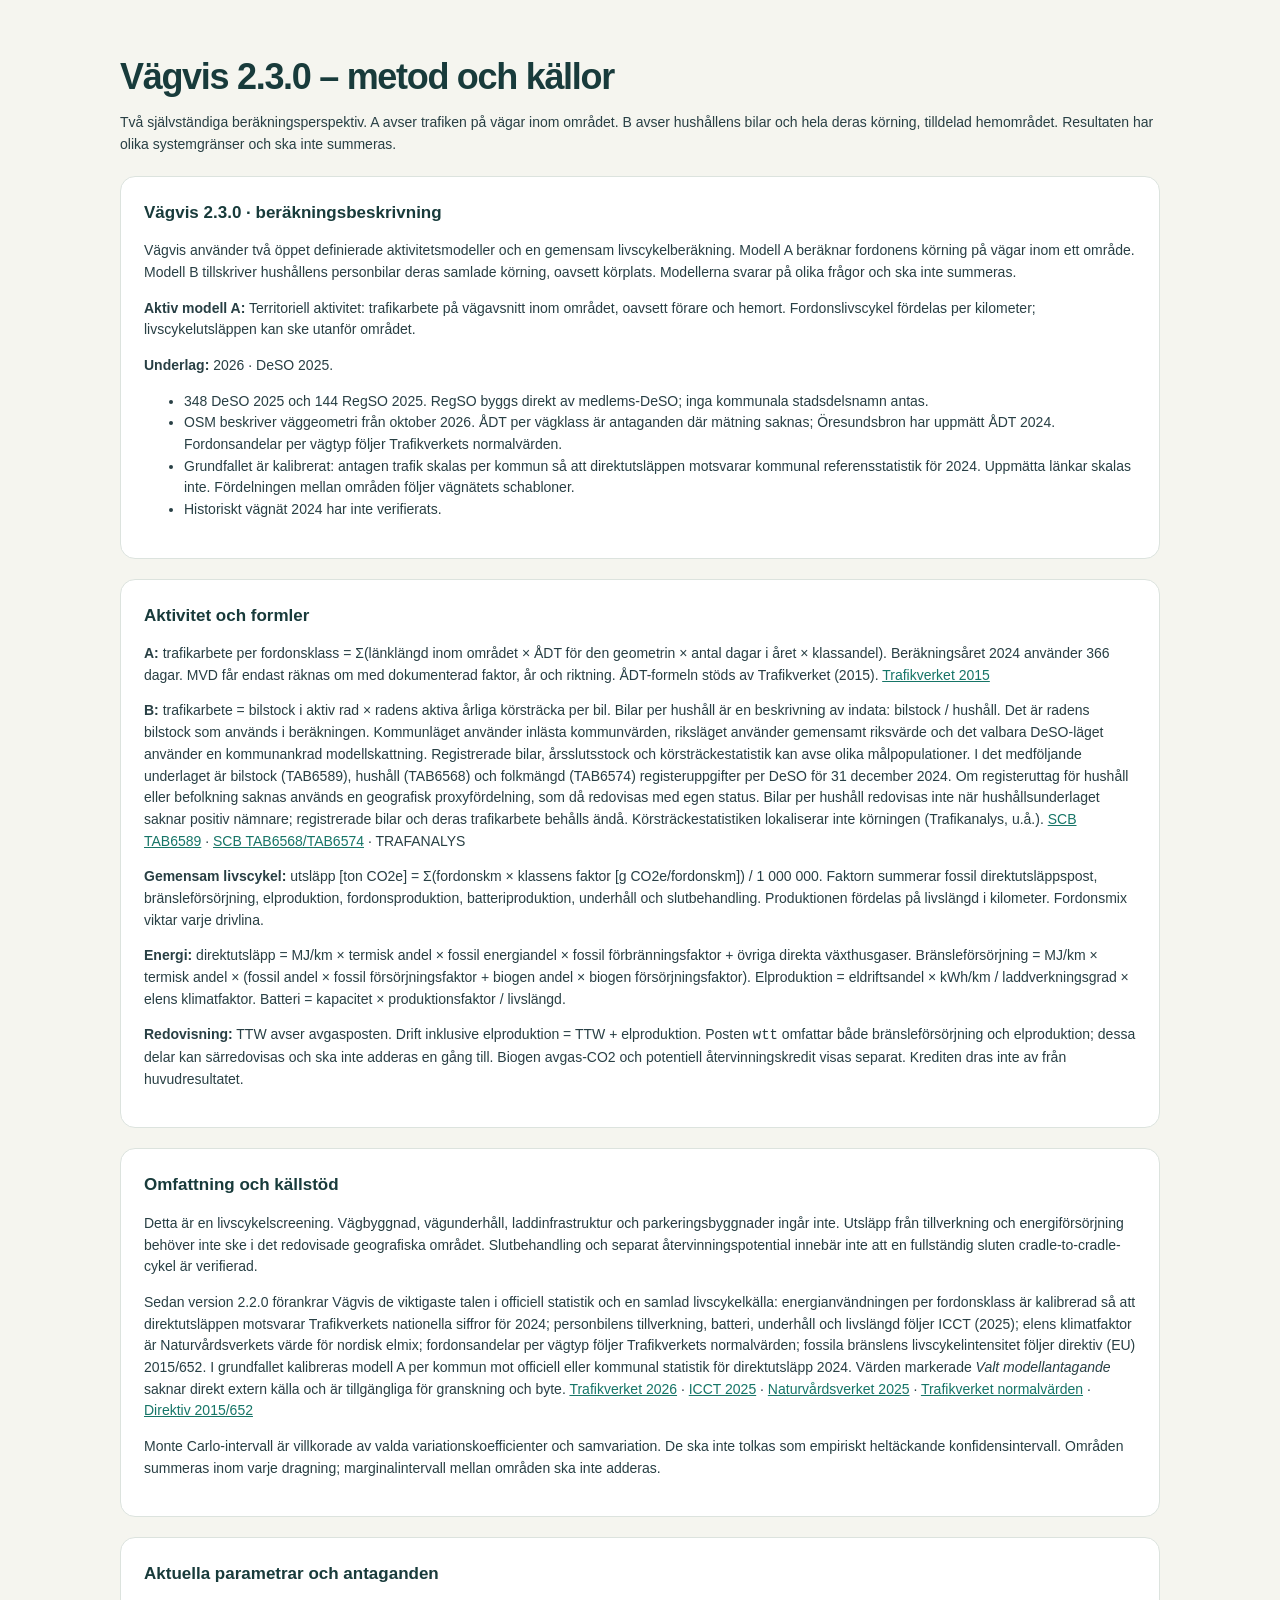
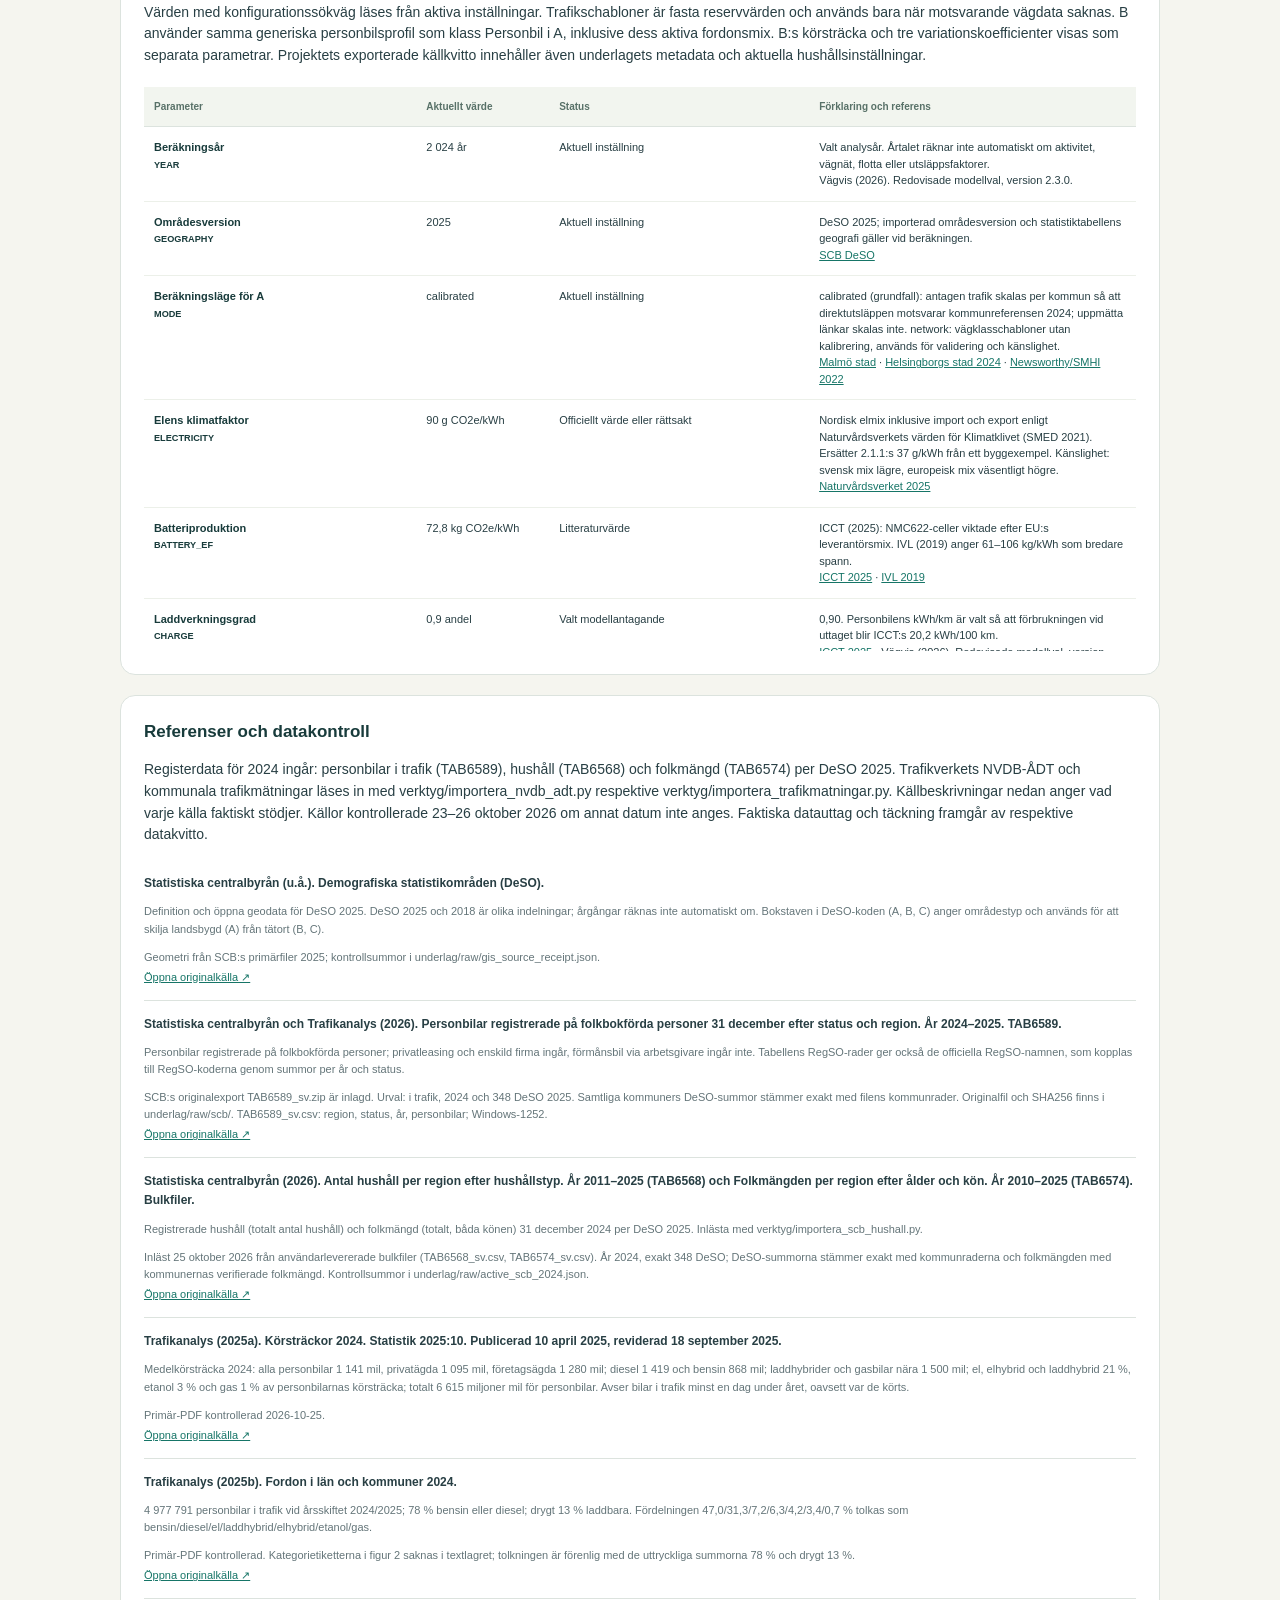
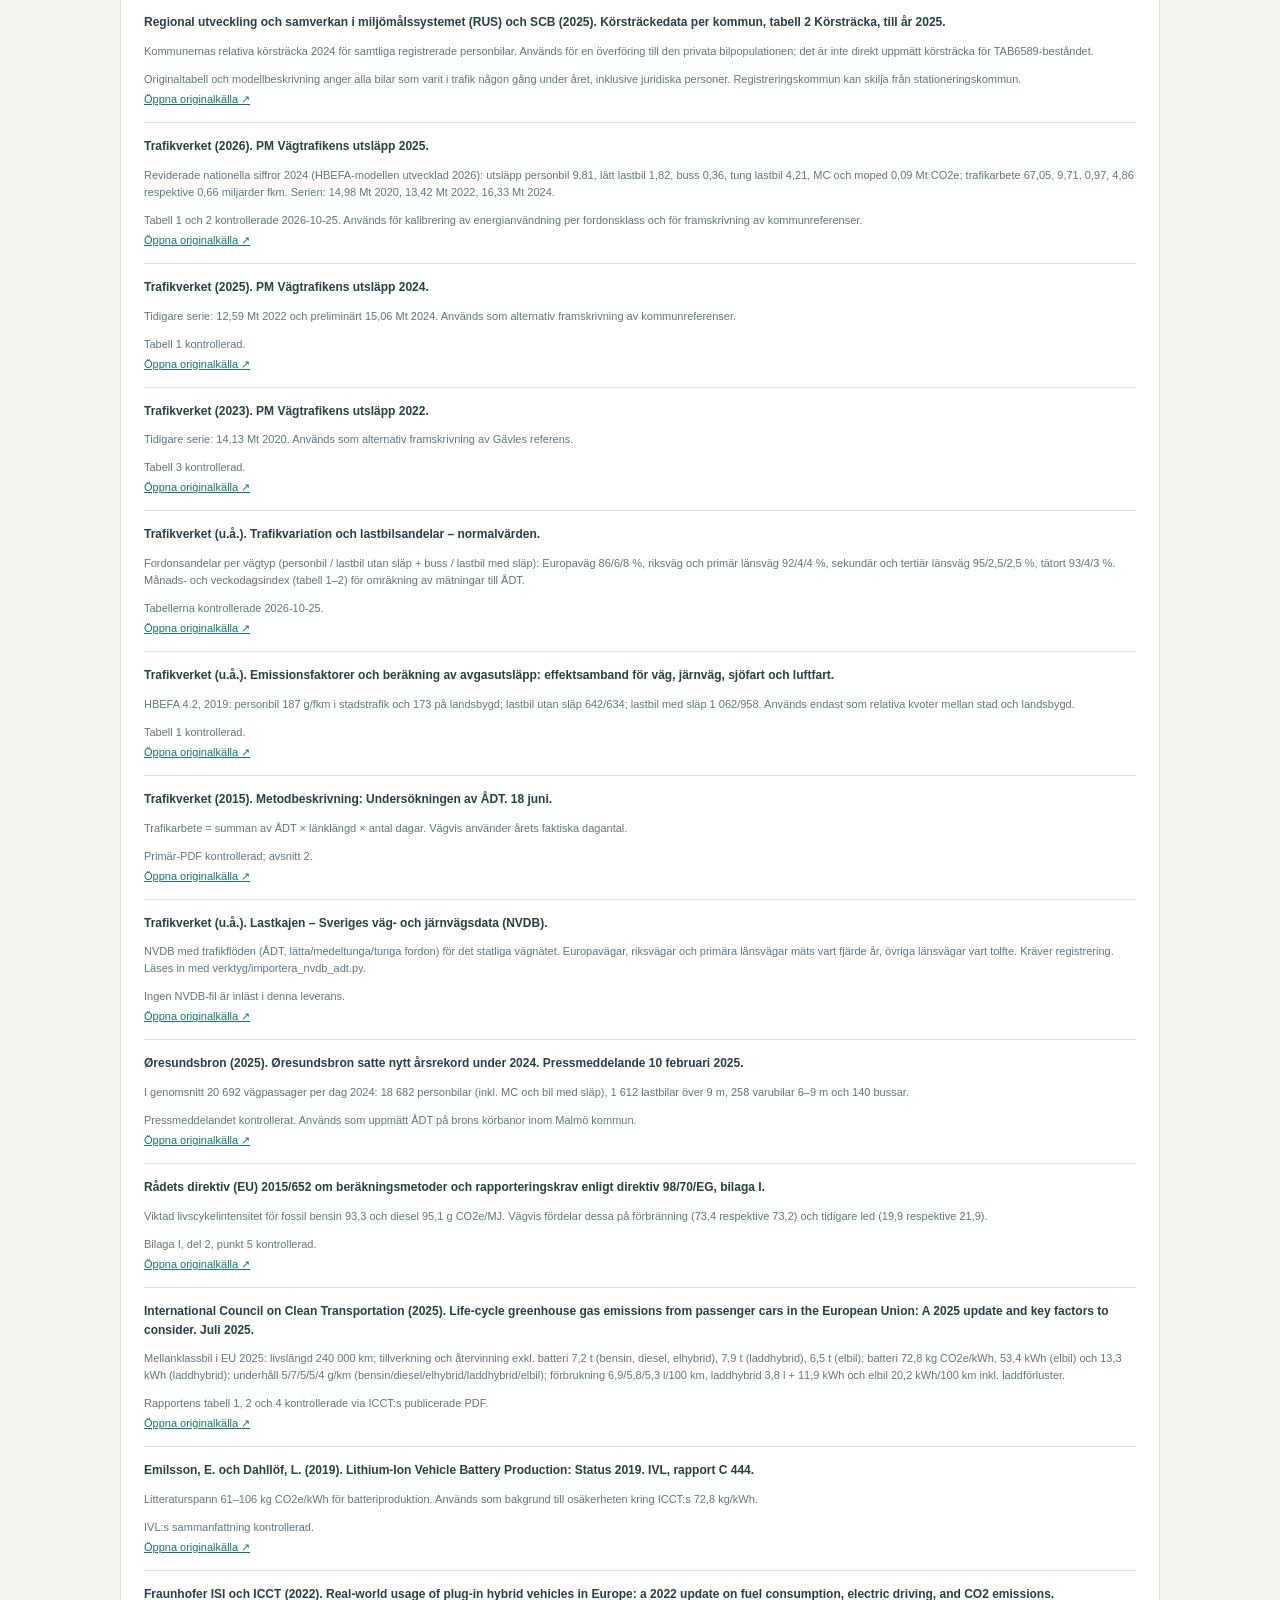
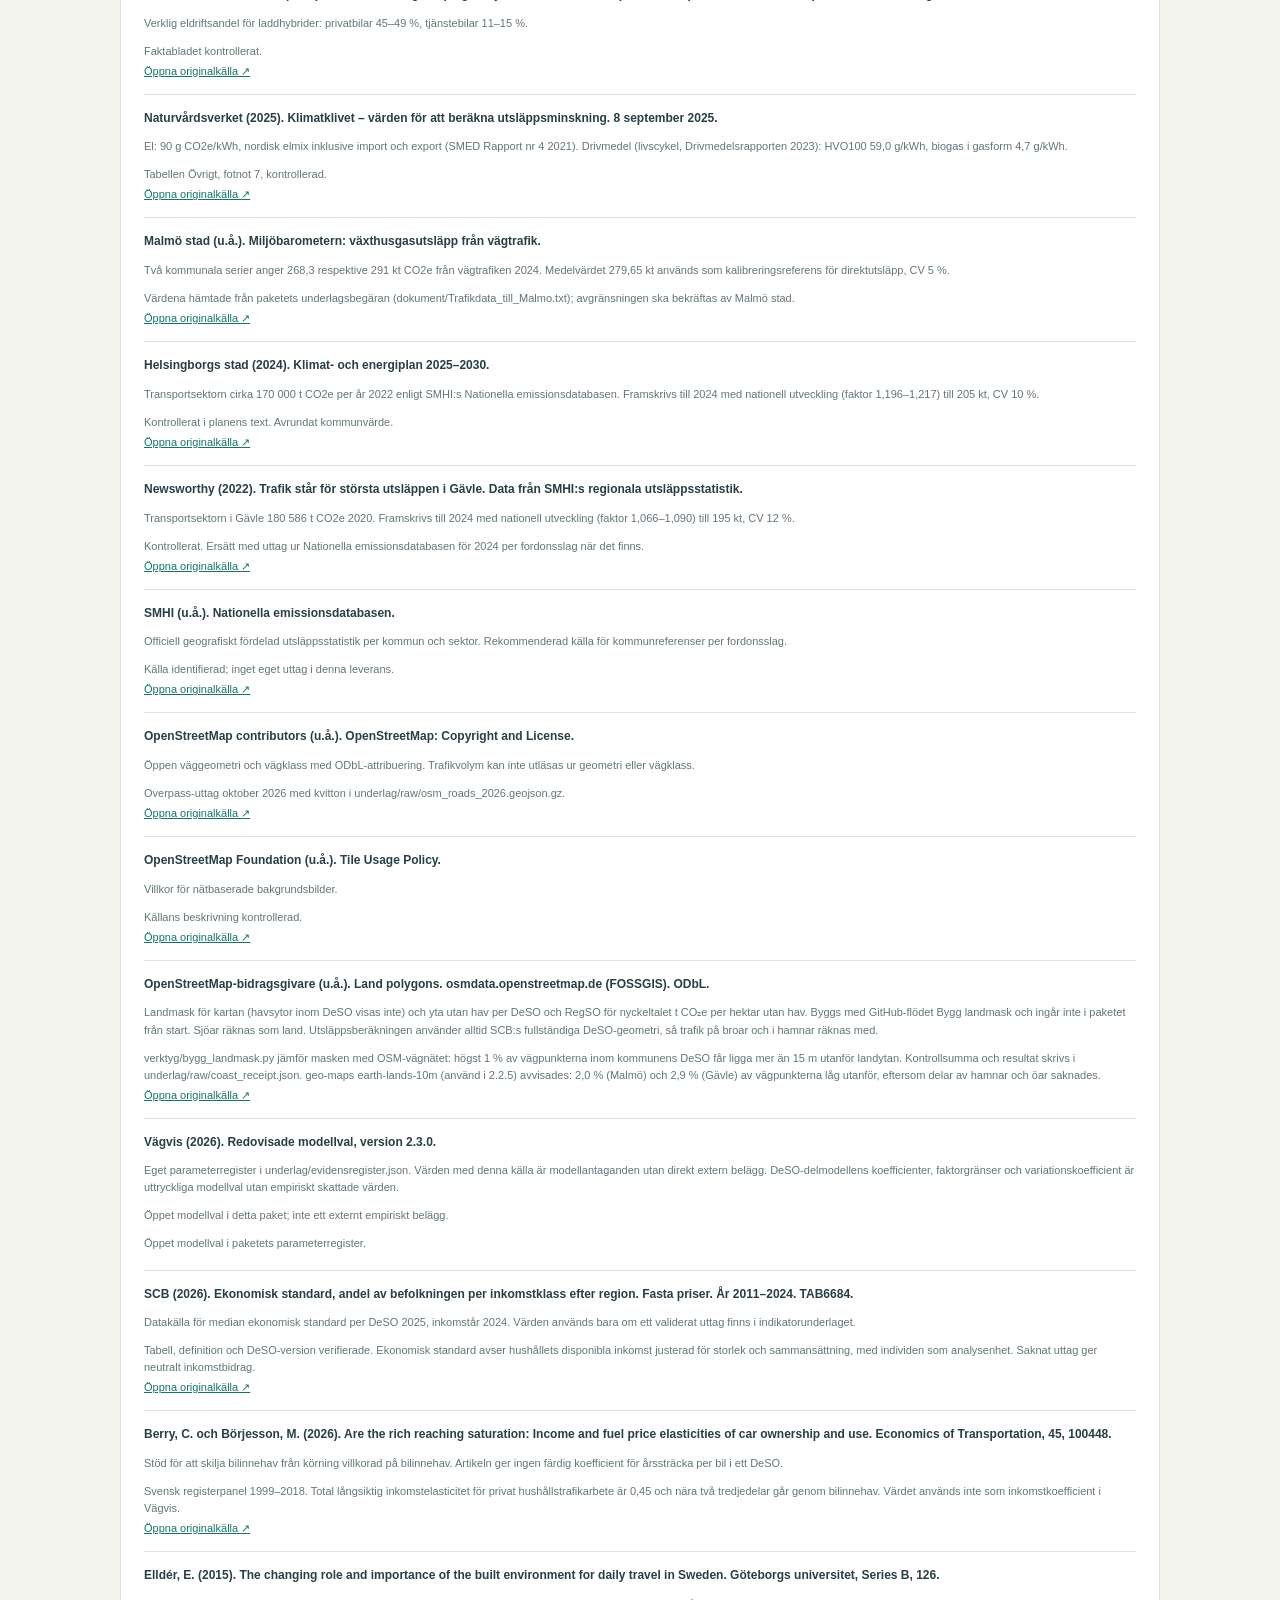
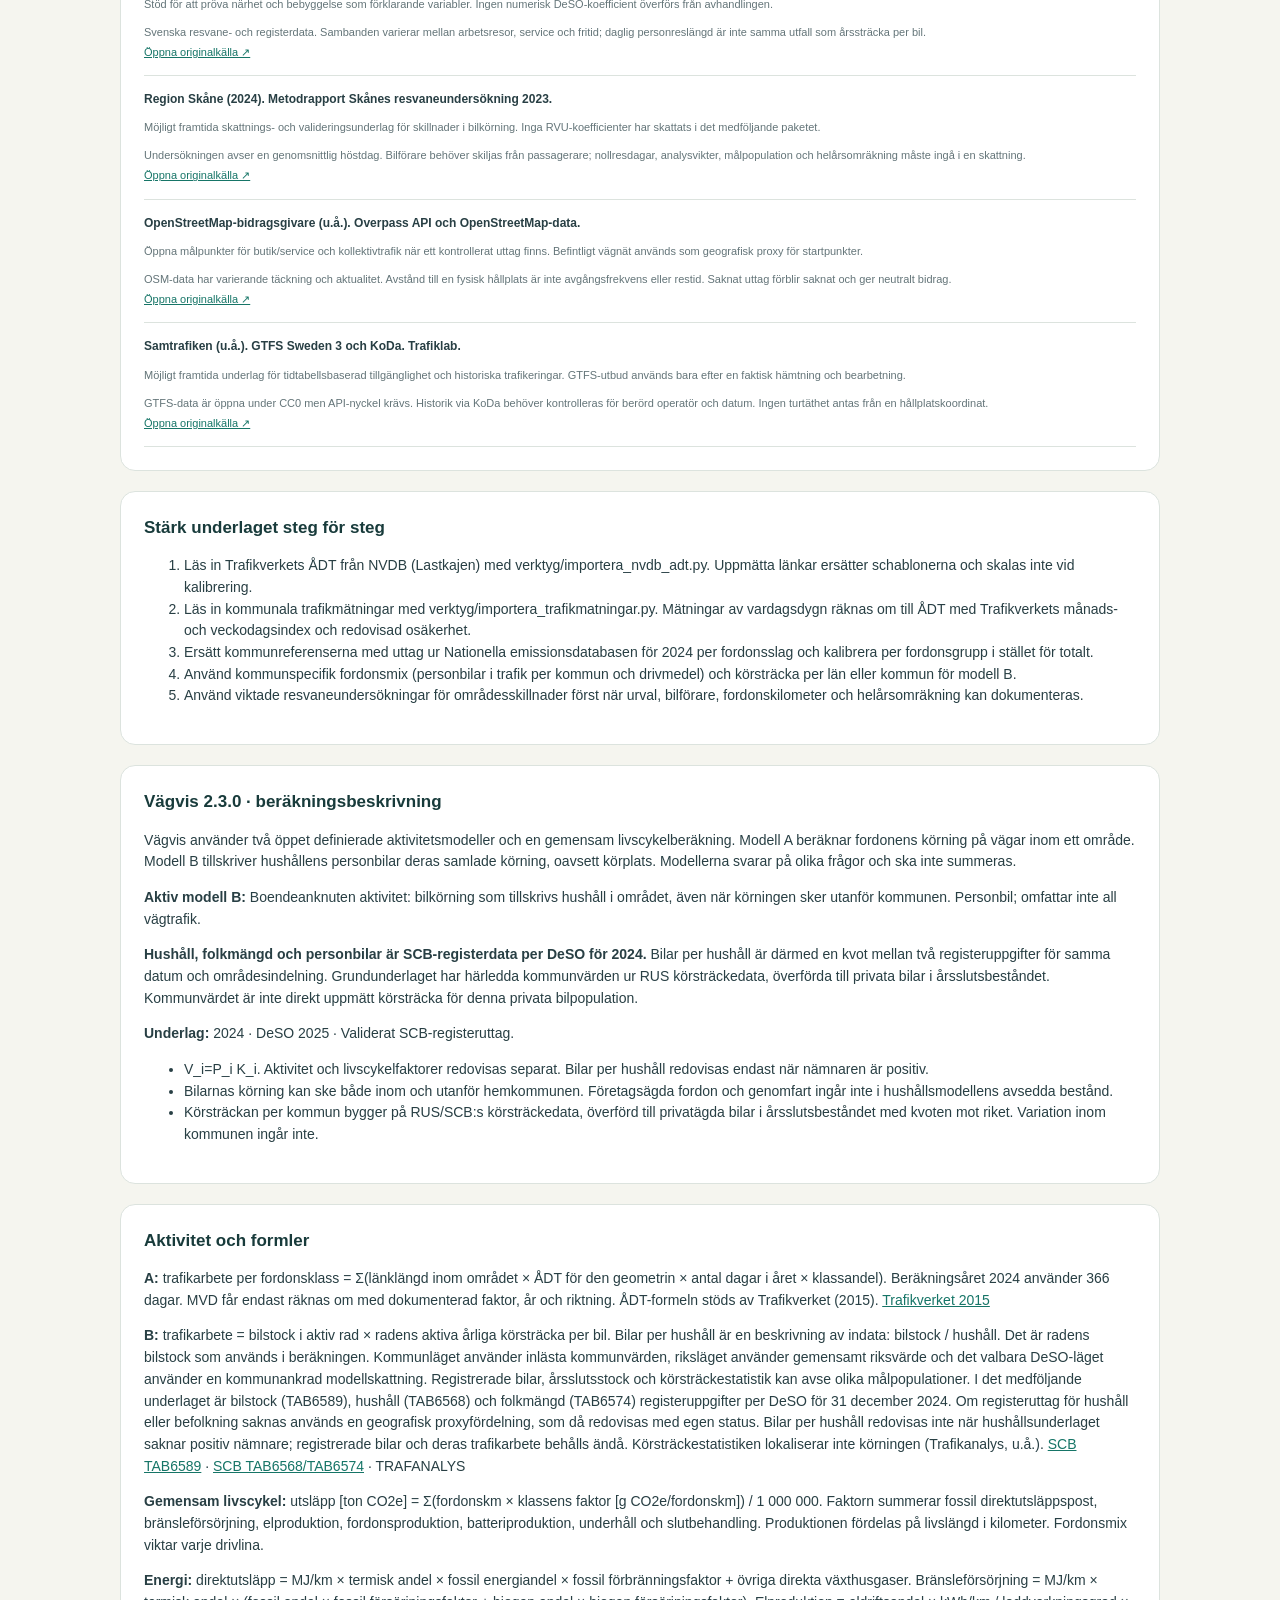
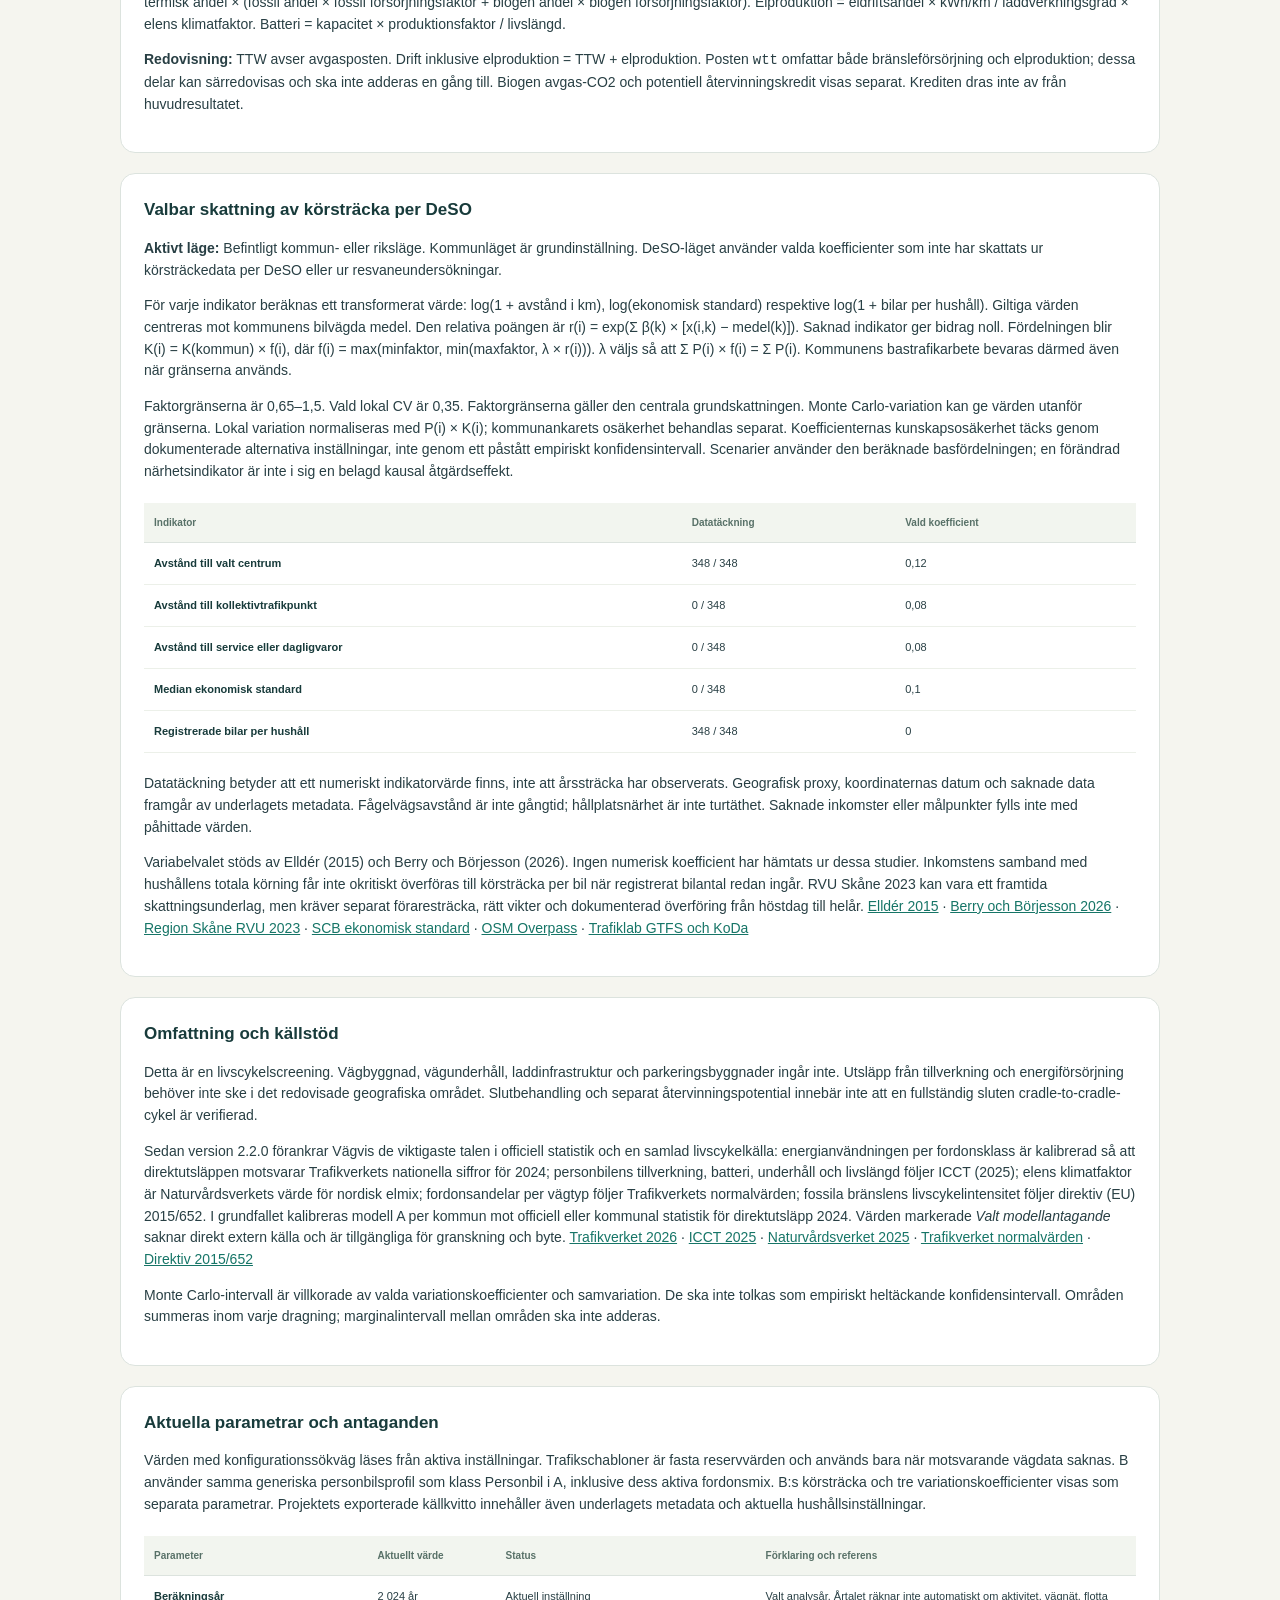
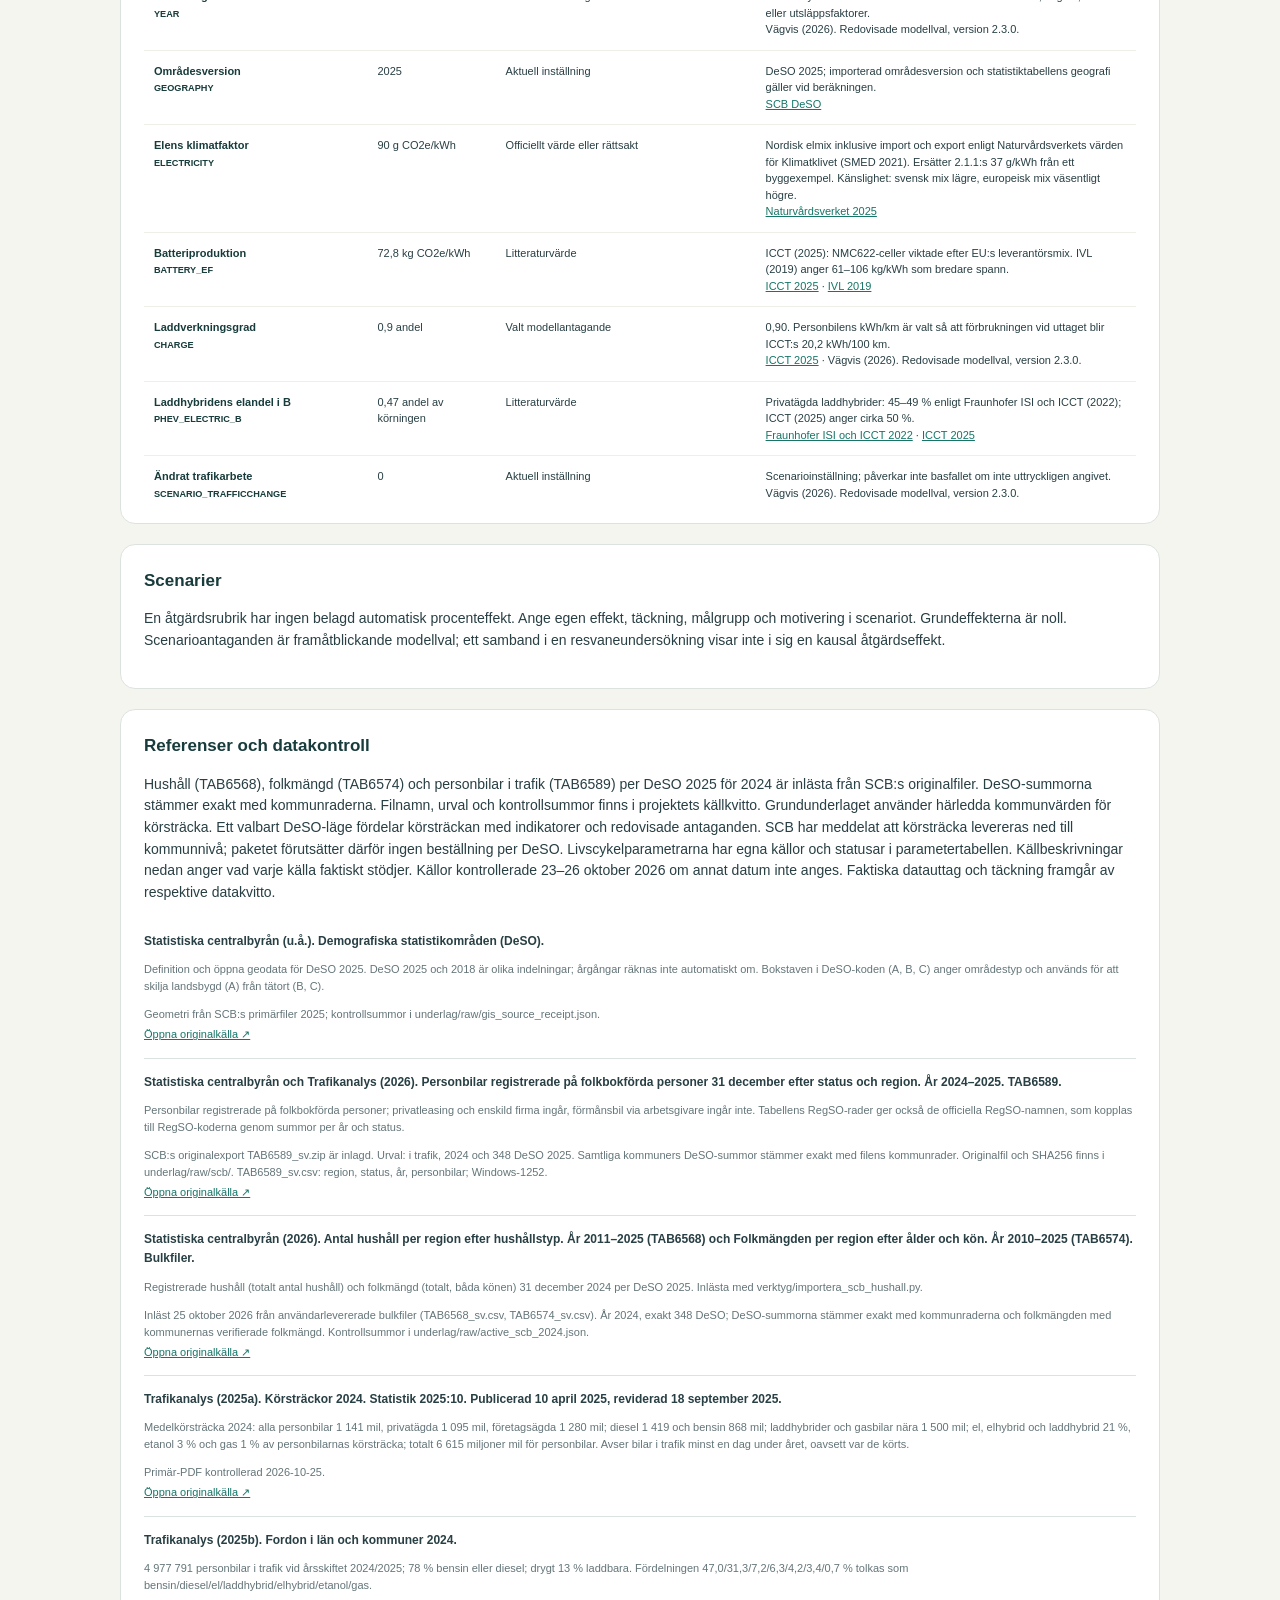
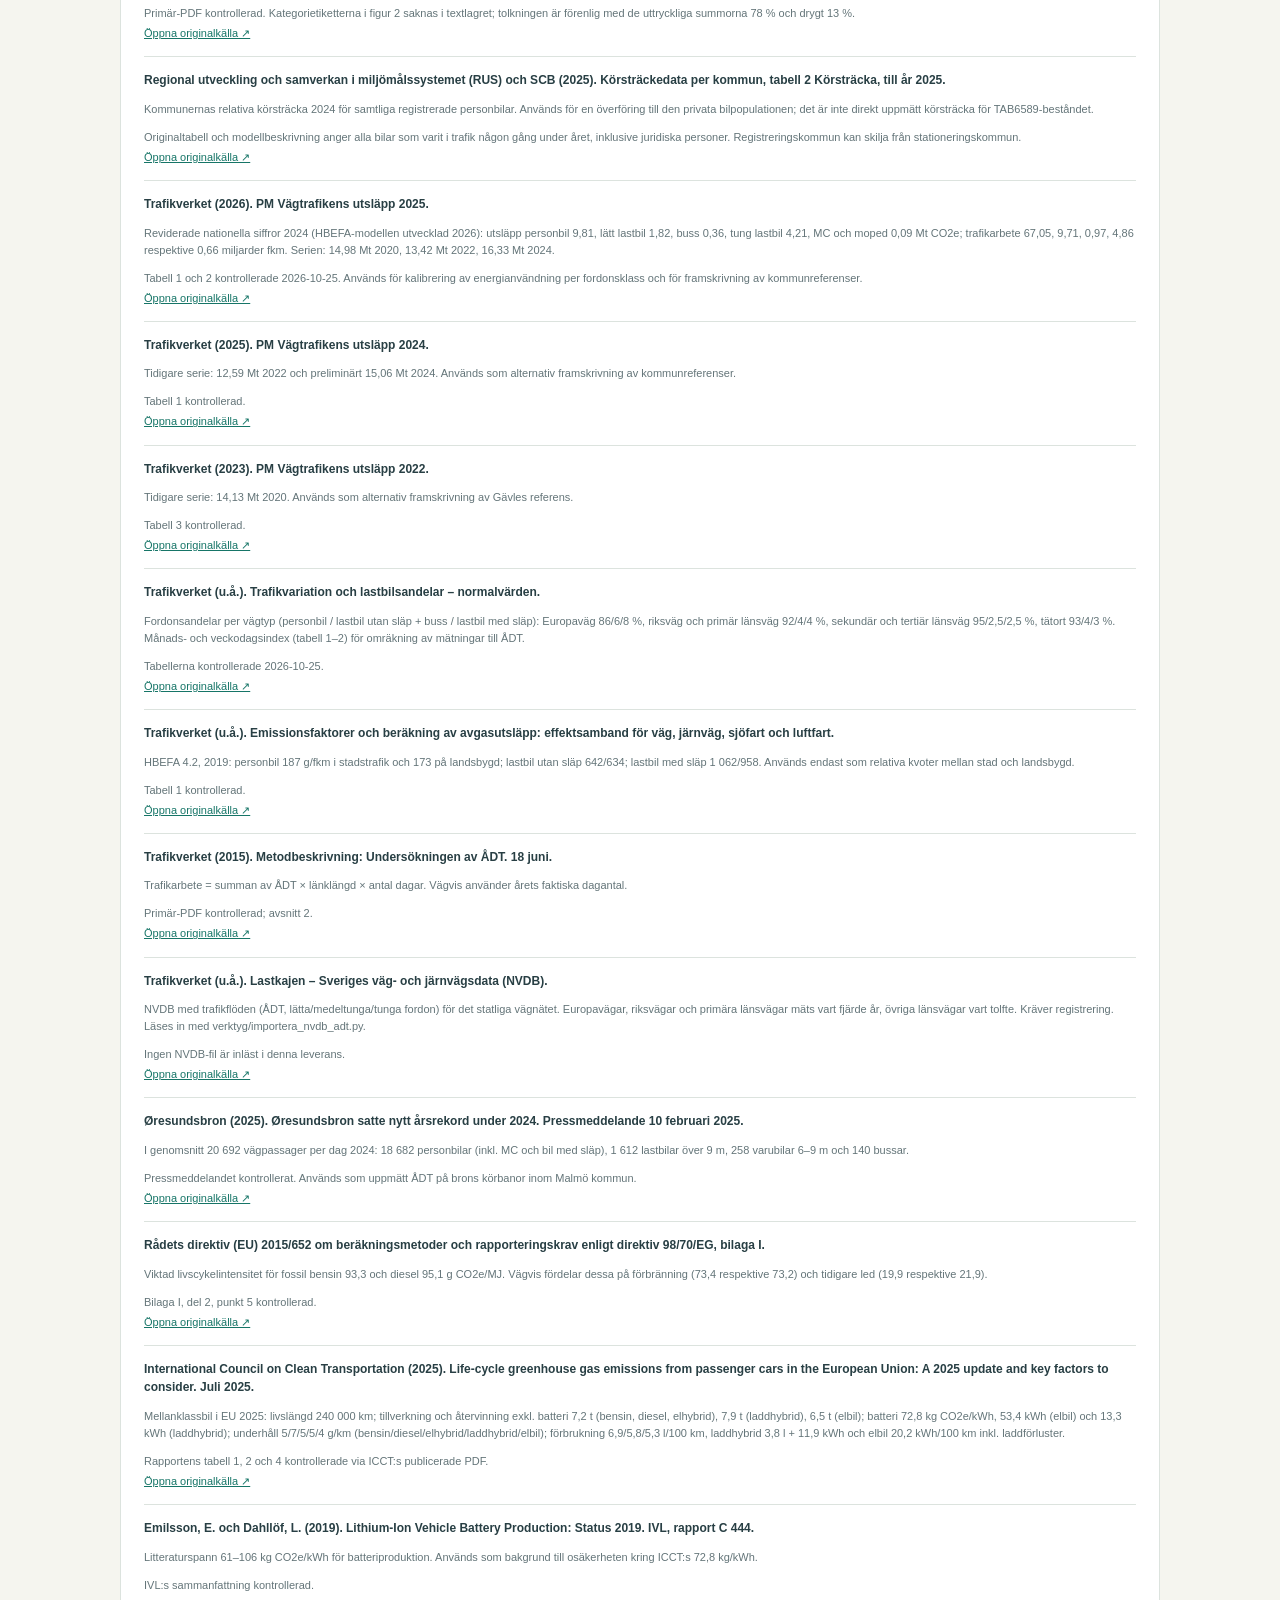
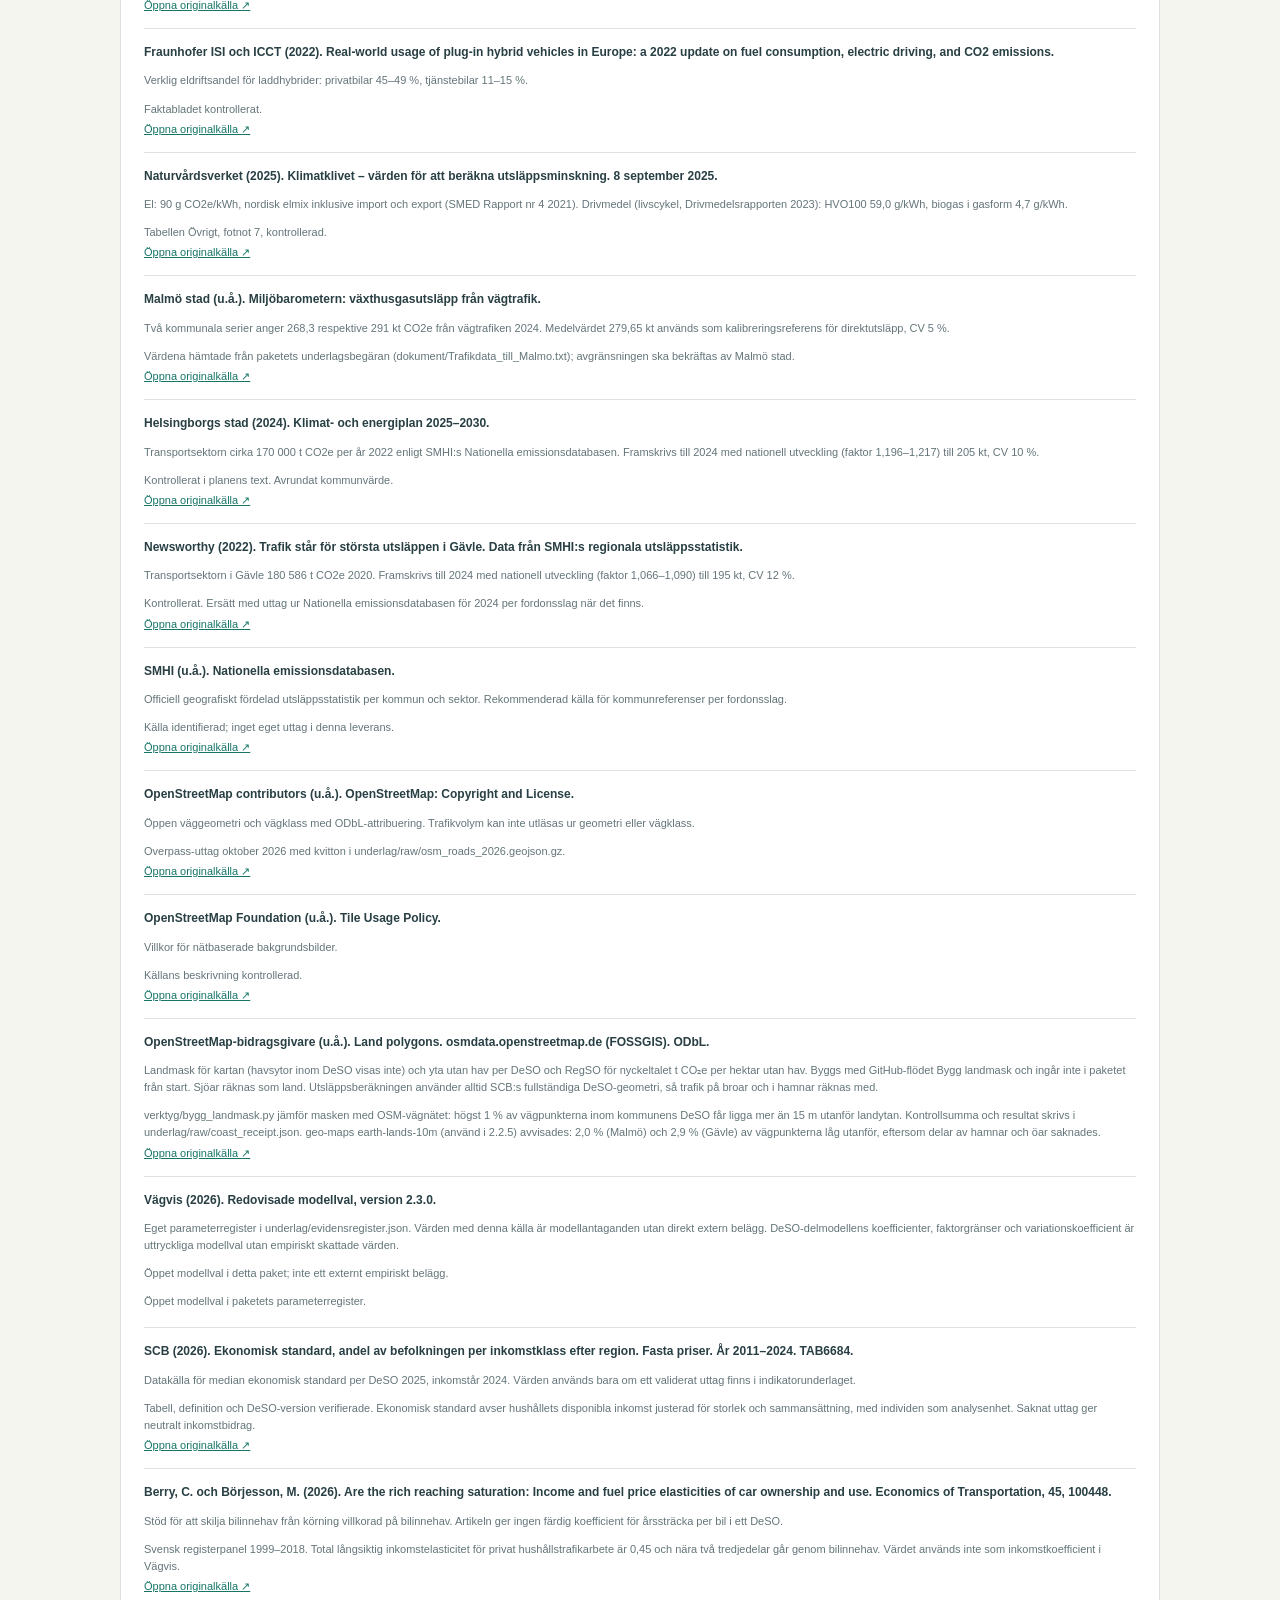
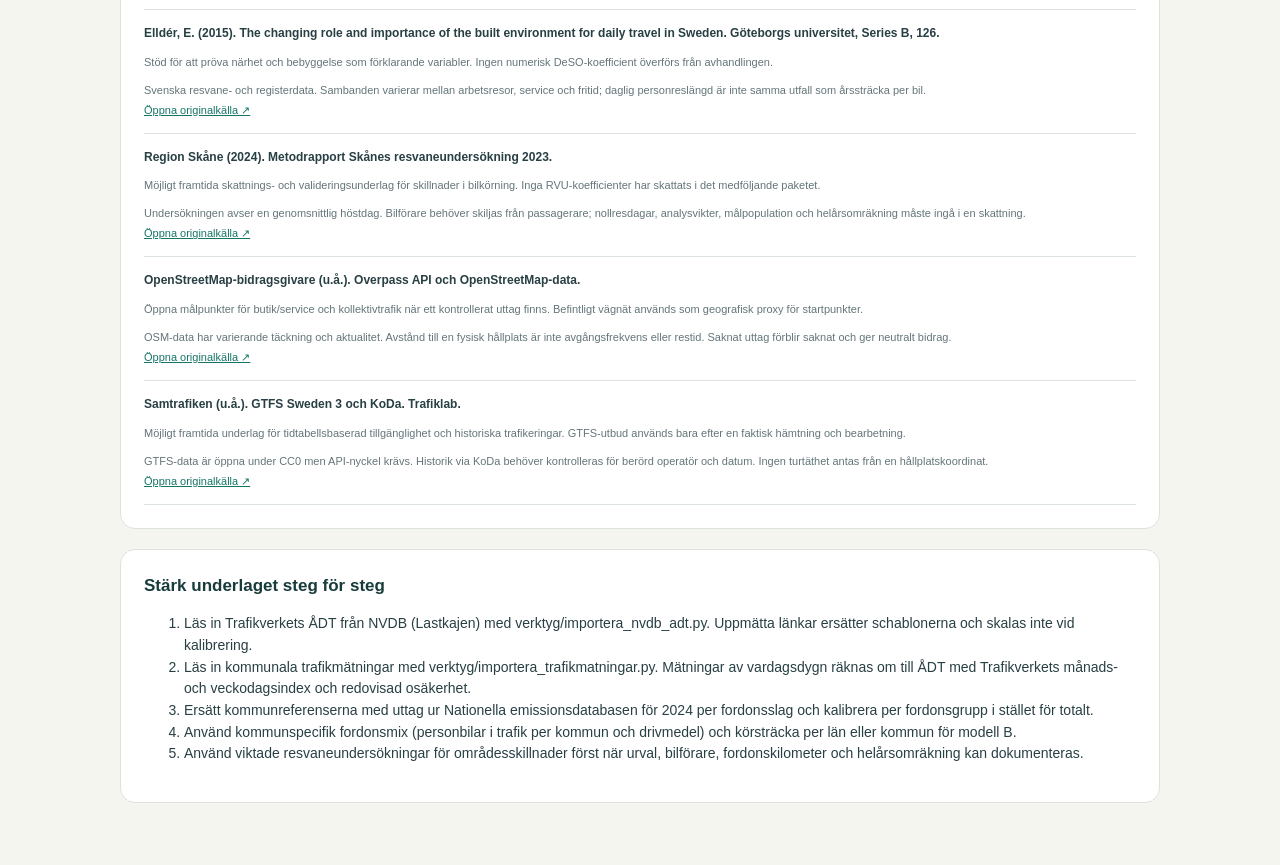
<file: app/Metod_och_anvandning.html>
<!doctype html><html lang="sv"><head><meta charset="utf-8"><meta name="viewport" content="width=device-width,initial-scale=1"><title>Vägvis 2.3.0 – metod och källor</title><style>/* required styles */

.leaflet-pane,
.leaflet-tile,
.leaflet-marker-icon,
.leaflet-marker-shadow,
.leaflet-tile-container,
.leaflet-pane > svg,
.leaflet-pane > canvas,
.leaflet-zoom-box,
.leaflet-image-layer,
.leaflet-layer {
	position: absolute;
	left: 0;
	top: 0;
	}
.leaflet-container {
	overflow: hidden;
	}
.leaflet-tile,
.leaflet-marker-icon,
.leaflet-marker-shadow {
	-webkit-user-select: none;
	   -moz-user-select: none;
	        user-select: none;
	  -webkit-user-drag: none;
	}
/* Prevents IE11 from highlighting tiles in blue */
.leaflet-tile::selection {
	background: transparent;
}
/* Safari renders non-retina tile on retina better with this, but Chrome is worse */
.leaflet-safari .leaflet-tile {
	image-rendering: -webkit-optimize-contrast;
	}
/* hack that prevents hw layers "stretching" when loading new tiles */
.leaflet-safari .leaflet-tile-container {
	width: 1600px;
	height: 1600px;
	-webkit-transform-origin: 0 0;
	}
.leaflet-marker-icon,
.leaflet-marker-shadow {
	display: block;
	}
/* .leaflet-container svg: reset svg max-width decleration shipped in Joomla! (joomla.org) 3.x */
/* .leaflet-container img: map is broken in FF if you have max-width: 100% on tiles */
.leaflet-container .leaflet-overlay-pane svg {
	max-width: none !important;
	max-height: none !important;
	}
.leaflet-container .leaflet-marker-pane img,
.leaflet-container .leaflet-shadow-pane img,
.leaflet-container .leaflet-tile-pane img,
.leaflet-container img.leaflet-image-layer,
.leaflet-container .leaflet-tile {
	max-width: none !important;
	max-height: none !important;
	width: auto;
	padding: 0;
	}

.leaflet-container img.leaflet-tile {
	/* See: https://bugs.chromium.org/p/chromium/issues/detail?id=600120 */
	mix-blend-mode: plus-lighter;
}

.leaflet-container.leaflet-touch-zoom {
	-ms-touch-action: pan-x pan-y;
	touch-action: pan-x pan-y;
	}
.leaflet-container.leaflet-touch-drag {
	-ms-touch-action: pinch-zoom;
	/* Fallback for FF which doesn't support pinch-zoom */
	touch-action: none;
	touch-action: pinch-zoom;
}
.leaflet-container.leaflet-touch-drag.leaflet-touch-zoom {
	-ms-touch-action: none;
	touch-action: none;
}
.leaflet-container {
	-webkit-tap-highlight-color: transparent;
}
.leaflet-container a {
	-webkit-tap-highlight-color: rgba(51, 181, 229, 0.4);
}
.leaflet-tile {
	filter: inherit;
	visibility: hidden;
	}
.leaflet-tile-loaded {
	visibility: inherit;
	}
.leaflet-zoom-box {
	width: 0;
	height: 0;
	-moz-box-sizing: border-box;
	     box-sizing: border-box;
	z-index: 800;
	}
/* workaround for https://bugzilla.mozilla.org/show_bug.cgi?id=888319 */
.leaflet-overlay-pane svg {
	-moz-user-select: none;
	}

.leaflet-pane         { z-index: 400; }

.leaflet-tile-pane    { z-index: 200; }
.leaflet-overlay-pane { z-index: 400; }
.leaflet-shadow-pane  { z-index: 500; }
.leaflet-marker-pane  { z-index: 600; }
.leaflet-tooltip-pane   { z-index: 650; }
.leaflet-popup-pane   { z-index: 700; }

.leaflet-map-pane canvas { z-index: 100; }
.leaflet-map-pane svg    { z-index: 200; }

.leaflet-vml-shape {
	width: 1px;
	height: 1px;
	}
.lvml {
	behavior: url(#default#VML);
	display: inline-block;
	position: absolute;
	}


/* control positioning */

.leaflet-control {
	position: relative;
	z-index: 800;
	pointer-events: visiblePainted; /* IE 9-10 doesn't have auto */
	pointer-events: auto;
	}
.leaflet-top,
.leaflet-bottom {
	position: absolute;
	z-index: 1000;
	pointer-events: none;
	}
.leaflet-top {
	top: 0;
	}
.leaflet-right {
	right: 0;
	}
.leaflet-bottom {
	bottom: 0;
	}
.leaflet-left {
	left: 0;
	}
.leaflet-control {
	float: left;
	clear: both;
	}
.leaflet-right .leaflet-control {
	float: right;
	}
.leaflet-top .leaflet-control {
	margin-top: 10px;
	}
.leaflet-bottom .leaflet-control {
	margin-bottom: 10px;
	}
.leaflet-left .leaflet-control {
	margin-left: 10px;
	}
.leaflet-right .leaflet-control {
	margin-right: 10px;
	}


/* zoom and fade animations */

.leaflet-fade-anim .leaflet-popup {
	opacity: 0;
	-webkit-transition: opacity 0.2s linear;
	   -moz-transition: opacity 0.2s linear;
	        transition: opacity 0.2s linear;
	}
.leaflet-fade-anim .leaflet-map-pane .leaflet-popup {
	opacity: 1;
	}
.leaflet-zoom-animated {
	-webkit-transform-origin: 0 0;
	    -ms-transform-origin: 0 0;
	        transform-origin: 0 0;
	}
svg.leaflet-zoom-animated {
	will-change: transform;
}

.leaflet-zoom-anim .leaflet-zoom-animated {
	-webkit-transition: -webkit-transform 0.25s cubic-bezier(0,0,0.25,1);
	   -moz-transition:    -moz-transform 0.25s cubic-bezier(0,0,0.25,1);
	        transition:         transform 0.25s cubic-bezier(0,0,0.25,1);
	}
.leaflet-zoom-anim .leaflet-tile,
.leaflet-pan-anim .leaflet-tile {
	-webkit-transition: none;
	   -moz-transition: none;
	        transition: none;
	}

.leaflet-zoom-anim .leaflet-zoom-hide {
	visibility: hidden;
	}


/* cursors */

.leaflet-interactive {
	cursor: pointer;
	}
.leaflet-grab {
	cursor: -webkit-grab;
	cursor:    -moz-grab;
	cursor:         grab;
	}
.leaflet-crosshair,
.leaflet-crosshair .leaflet-interactive {
	cursor: crosshair;
	}
.leaflet-popup-pane,
.leaflet-control {
	cursor: auto;
	}
.leaflet-dragging .leaflet-grab,
.leaflet-dragging .leaflet-grab .leaflet-interactive,
.leaflet-dragging .leaflet-marker-draggable {
	cursor: move;
	cursor: -webkit-grabbing;
	cursor:    -moz-grabbing;
	cursor:         grabbing;
	}

/* marker & overlays interactivity */
.leaflet-marker-icon,
.leaflet-marker-shadow,
.leaflet-image-layer,
.leaflet-pane > svg path,
.leaflet-tile-container {
	pointer-events: none;
	}

.leaflet-marker-icon.leaflet-interactive,
.leaflet-image-layer.leaflet-interactive,
.leaflet-pane > svg path.leaflet-interactive,
svg.leaflet-image-layer.leaflet-interactive path {
	pointer-events: visiblePainted; /* IE 9-10 doesn't have auto */
	pointer-events: auto;
	}

/* visual tweaks */

.leaflet-container {
	background: #ddd;
	outline-offset: 1px;
	}
.leaflet-container a {
	color: #0078A8;
	}
.leaflet-zoom-box {
	border: 2px dotted #38f;
	background: rgba(255,255,255,0.5);
	}


/* general typography */
.leaflet-container {
	font-family: "Helvetica Neue", Arial, Helvetica, sans-serif;
	font-size: 12px;
	font-size: 0.75rem;
	line-height: 1.5;
	}


/* general toolbar styles */

.leaflet-bar {
	box-shadow: 0 1px 5px rgba(0,0,0,0.65);
	border-radius: 4px;
	}
.leaflet-bar a {
	background-color: #fff;
	border-bottom: 1px solid #ccc;
	width: 26px;
	height: 26px;
	line-height: 26px;
	display: block;
	text-align: center;
	text-decoration: none;
	color: black;
	}
.leaflet-bar a,
.leaflet-control-layers-toggle {
	background-position: 50% 50%;
	background-repeat: no-repeat;
	display: block;
	}
.leaflet-bar a:hover,
.leaflet-bar a:focus {
	background-color: #f4f4f4;
	}
.leaflet-bar a:first-child {
	border-top-left-radius: 4px;
	border-top-right-radius: 4px;
	}
.leaflet-bar a:last-child {
	border-bottom-left-radius: 4px;
	border-bottom-right-radius: 4px;
	border-bottom: none;
	}
.leaflet-bar a.leaflet-disabled {
	cursor: default;
	background-color: #f4f4f4;
	color: #bbb;
	}

.leaflet-touch .leaflet-bar a {
	width: 30px;
	height: 30px;
	line-height: 30px;
	}
.leaflet-touch .leaflet-bar a:first-child {
	border-top-left-radius: 2px;
	border-top-right-radius: 2px;
	}
.leaflet-touch .leaflet-bar a:last-child {
	border-bottom-left-radius: 2px;
	border-bottom-right-radius: 2px;
	}

/* zoom control */

.leaflet-control-zoom-in,
.leaflet-control-zoom-out {
	font: bold 18px 'Lucida Console', Monaco, monospace;
	text-indent: 1px;
	}

.leaflet-touch .leaflet-control-zoom-in, .leaflet-touch .leaflet-control-zoom-out  {
	font-size: 22px;
	}


/* layers control */

.leaflet-control-layers {
	box-shadow: 0 1px 5px rgba(0,0,0,0.4);
	background: #fff;
	border-radius: 5px;
	}
.leaflet-control-layers-toggle {
	background-image: url([data-uri]);
	width: 36px;
	height: 36px;
	}
.leaflet-retina .leaflet-control-layers-toggle {
	background-image: url([data-uri]);
	background-size: 26px 26px;
	}
.leaflet-touch .leaflet-control-layers-toggle {
	width: 44px;
	height: 44px;
	}
.leaflet-control-layers .leaflet-control-layers-list,
.leaflet-control-layers-expanded .leaflet-control-layers-toggle {
	display: none;
	}
.leaflet-control-layers-expanded .leaflet-control-layers-list {
	display: block;
	position: relative;
	}
.leaflet-control-layers-expanded {
	padding: 6px 10px 6px 6px;
	color: #333;
	background: #fff;
	}
.leaflet-control-layers-scrollbar {
	overflow-y: scroll;
	overflow-x: hidden;
	padding-right: 5px;
	}
.leaflet-control-layers-selector {
	margin-top: 2px;
	position: relative;
	top: 1px;
	}
.leaflet-control-layers label {
	display: block;
	font-size: 13px;
	font-size: 1.08333em;
	}
.leaflet-control-layers-separator {
	height: 0;
	border-top: 1px solid #ddd;
	margin: 5px -10px 5px -6px;
	}

/* Default icon URLs */
.leaflet-default-icon-path { /* used only in path-guessing heuristic, see L.Icon.Default */
	background-image: url([data-uri]);
	}


/* attribution and scale controls */

.leaflet-container .leaflet-control-attribution {
	background: #fff;
	background: rgba(255, 255, 255, 0.8);
	margin: 0;
	}
.leaflet-control-attribution,
.leaflet-control-scale-line {
	padding: 0 5px;
	color: #333;
	line-height: 1.4;
	}
.leaflet-control-attribution a {
	text-decoration: none;
	}
.leaflet-control-attribution a:hover,
.leaflet-control-attribution a:focus {
	text-decoration: underline;
	}
.leaflet-attribution-flag {
	display: inline !important;
	vertical-align: baseline !important;
	width: 1em;
	height: 0.6669em;
	}
.leaflet-left .leaflet-control-scale {
	margin-left: 5px;
	}
.leaflet-bottom .leaflet-control-scale {
	margin-bottom: 5px;
	}
.leaflet-control-scale-line {
	border: 2px solid #777;
	border-top: none;
	line-height: 1.1;
	padding: 2px 5px 1px;
	white-space: nowrap;
	-moz-box-sizing: border-box;
	     box-sizing: border-box;
	background: rgba(255, 255, 255, 0.8);
	text-shadow: 1px 1px #fff;
	}
.leaflet-control-scale-line:not(:first-child) {
	border-top: 2px solid #777;
	border-bottom: none;
	margin-top: -2px;
	}
.leaflet-control-scale-line:not(:first-child):not(:last-child) {
	border-bottom: 2px solid #777;
	}

.leaflet-touch .leaflet-control-attribution,
.leaflet-touch .leaflet-control-layers,
.leaflet-touch .leaflet-bar {
	box-shadow: none;
	}
.leaflet-touch .leaflet-control-layers,
.leaflet-touch .leaflet-bar {
	border: 2px solid rgba(0,0,0,0.2);
	background-clip: padding-box;
	}


/* popup */

.leaflet-popup {
	position: absolute;
	text-align: center;
	margin-bottom: 20px;
	}
.leaflet-popup-content-wrapper {
	padding: 1px;
	text-align: left;
	border-radius: 12px;
	}
.leaflet-popup-content {
	margin: 13px 24px 13px 20px;
	line-height: 1.3;
	font-size: 13px;
	font-size: 1.08333em;
	min-height: 1px;
	}
.leaflet-popup-content p {
	margin: 17px 0;
	margin: 1.3em 0;
	}
.leaflet-popup-tip-container {
	width: 40px;
	height: 20px;
	position: absolute;
	left: 50%;
	margin-top: -1px;
	margin-left: -20px;
	overflow: hidden;
	pointer-events: none;
	}
.leaflet-popup-tip {
	width: 17px;
	height: 17px;
	padding: 1px;

	margin: -10px auto 0;
	pointer-events: auto;

	-webkit-transform: rotate(45deg);
	   -moz-transform: rotate(45deg);
	    -ms-transform: rotate(45deg);
	        transform: rotate(45deg);
	}
.leaflet-popup-content-wrapper,
.leaflet-popup-tip {
	background: white;
	color: #333;
	box-shadow: 0 3px 14px rgba(0,0,0,0.4);
	}
.leaflet-container a.leaflet-popup-close-button {
	position: absolute;
	top: 0;
	right: 0;
	border: none;
	text-align: center;
	width: 24px;
	height: 24px;
	font: 16px/24px Tahoma, Verdana, sans-serif;
	color: #757575;
	text-decoration: none;
	background: transparent;
	}
.leaflet-container a.leaflet-popup-close-button:hover,
.leaflet-container a.leaflet-popup-close-button:focus {
	color: #585858;
	}
.leaflet-popup-scrolled {
	overflow: auto;
	}

.leaflet-oldie .leaflet-popup-content-wrapper {
	-ms-zoom: 1;
	}
.leaflet-oldie .leaflet-popup-tip {
	width: 24px;
	margin: 0 auto;

	-ms-filter: "progid:DXImageTransform.Microsoft.Matrix(M11=0.70710678, M12=0.70710678, M21=-0.70710678, M22=0.70710678)";
	filter: progid:DXImageTransform.Microsoft.Matrix(M11=0.70710678, M12=0.70710678, M21=-0.70710678, M22=0.70710678);
	}

.leaflet-oldie .leaflet-control-zoom,
.leaflet-oldie .leaflet-control-layers,
.leaflet-oldie .leaflet-popup-content-wrapper,
.leaflet-oldie .leaflet-popup-tip {
	border: 1px solid #999;
	}


/* div icon */

.leaflet-div-icon {
	background: #fff;
	border: 1px solid #666;
	}


/* Tooltip */
/* Base styles for the element that has a tooltip */
.leaflet-tooltip {
	position: absolute;
	padding: 6px;
	background-color: #fff;
	border: 1px solid #fff;
	border-radius: 3px;
	color: #222;
	white-space: nowrap;
	-webkit-user-select: none;
	-moz-user-select: none;
	-ms-user-select: none;
	user-select: none;
	pointer-events: none;
	box-shadow: 0 1px 3px rgba(0,0,0,0.4);
	}
.leaflet-tooltip.leaflet-interactive {
	cursor: pointer;
	pointer-events: auto;
	}
.leaflet-tooltip-top:before,
.leaflet-tooltip-bottom:before,
.leaflet-tooltip-left:before,
.leaflet-tooltip-right:before {
	position: absolute;
	pointer-events: none;
	border: 6px solid transparent;
	background: transparent;
	content: "";
	}

/* Directions */

.leaflet-tooltip-bottom {
	margin-top: 6px;
}
.leaflet-tooltip-top {
	margin-top: -6px;
}
.leaflet-tooltip-bottom:before,
.leaflet-tooltip-top:before {
	left: 50%;
	margin-left: -6px;
	}
.leaflet-tooltip-top:before {
	bottom: 0;
	margin-bottom: -12px;
	border-top-color: #fff;
	}
.leaflet-tooltip-bottom:before {
	top: 0;
	margin-top: -12px;
	margin-left: -6px;
	border-bottom-color: #fff;
	}
.leaflet-tooltip-left {
	margin-left: -6px;
}
.leaflet-tooltip-right {
	margin-left: 6px;
}
.leaflet-tooltip-left:before,
.leaflet-tooltip-right:before {
	top: 50%;
	margin-top: -6px;
	}
.leaflet-tooltip-left:before {
	right: 0;
	margin-right: -12px;
	border-left-color: #fff;
	}
.leaflet-tooltip-right:before {
	left: 0;
	margin-left: -12px;
	border-right-color: #fff;
	}

/* Printing */

@media print {
	/* Prevent printers from removing background-images of controls. */
	.leaflet-control {
		-webkit-print-color-adjust: exact;
		print-color-adjust: exact;
		}
	}

:root{--ink:#183b3b;--text:#283f44;--muted:#647579;--bg:#f5f5ef;--paper:#fff;--line:#dce3de;--teal:#167567;--dark:#103c38;--pale:#e2eee7;--amber:#a76019;--amber-bg:#fcf1db;--red:#a43b34;--round:15px}*{box-sizing:border-box}body{margin:0;font-family:Inter,"Segoe UI",Arial,sans-serif;color:var(--text);background:var(--bg);font-size:14px;line-height:1.55}button,input,select,textarea{font:inherit}button,select{cursor:pointer}button{border:0;border-radius:8px;font-weight:600}button:disabled{opacity:.45;cursor:default}button:focus-visible,a:focus-visible,input:focus-visible,select:focus-visible{outline:3px solid #daa84d;outline-offset:3px}a{color:var(--teal)}.sidebar{position:fixed;inset:0 auto 0 0;width:250px;background:var(--dark);color:#d9e9df;padding:35px 23px;display:flex;flex-direction:column}.brand{display:flex;align-items:center;gap:12px;color:#fff;text-decoration:none;font-size:30px;font-weight:700;letter-spacing:-1px}.brand small{display:block;font-size:8px;letter-spacing:1.5px;font-weight:400;color:#adcec0}.brandmark{border:1px solid #76ac95;border-radius:10px;font-size:28px;padding:0 10px;background:#1d5149;transform:skewY(-8deg)}.project-tag{font-size:9px;letter-spacing:1.3px;display:flex;justify-content:space-between;margin:31px 0 32px;color:#acd0bd}.project-tag span{color:#edce93}nav{display:grid;gap:7px}.nav{text-align:left;background:transparent;color:#c3d9cd;padding:13px 11px;font-size:12px}.nav span{float:right;opacity:.5;font-size:10px}.nav.active,.nav:hover{background:#28554b;color:#fff}.side-bottom{margin-top:auto;font-size:11px;color:#c0d4ca}.side-bottom p{font-size:11px;color:#90b4a2}.side-bottom small{display:block;font-size:9px;color:#86ad98;margin-top:24px}.live-dot{display:inline-block;width:6px;height:6px;background:#c6d481;border-radius:50%;margin-right:5px}.ghost{background:none;border:1px solid #557b69;color:#e2eddf;padding:8px 14px;font-size:11px}main{margin-left:250px;padding:0 42px;max-width:1900px}header{height:80px;border-bottom:1px solid var(--line);display:flex;align-items:center;justify-content:space-between;gap:20px}.crumb{font-size:9px;letter-spacing:1.6px;font-weight:700;color:var(--muted)}.crumb span{padding:0 10px;color:#a3b3ac}.header-tools{display:flex;gap:12px;align-items:center}select{background:white;border:1px solid var(--line);border-radius:8px;padding:9px 12px;color:var(--ink);max-width:100%}.pill{background:var(--pale);color:var(--dark);border-radius:6px;padding:5px 9px;font-size:10px;font-weight:600;white-space:nowrap}.pill.amber{background:var(--amber-bg);color:#7b4a13}.page-heading{display:flex;align-items:end;justify-content:space-between;gap:22px;margin:36px 0 25px}.eyebrow{font-size:9px;letter-spacing:2px;color:var(--teal);font-weight:750}h1{font-size:39px;line-height:1.18;letter-spacing:-1.3px;margin:12px 0 10px;color:var(--ink);font-weight:650}h1 em{font-style:normal;font-weight:400;color:var(--teal)}.page-heading p{font-size:13px;color:var(--muted);margin-bottom:0}.heading-actions{display:flex;flex-wrap:wrap;gap:8px;padding-bottom:3px}.primary{background:var(--teal);color:white;padding:13px 18px;font-size:12px}.primary:hover{background:var(--dark)}.primary span{padding-left:12px}.secondary{background:white;color:var(--ink);border:1px solid var(--line);padding:12px 16px;font-size:12px}.secondary:hover{background:#eaf1ec}.notice{border:1px solid #ead7b7;background:var(--amber-bg);color:#6a4b28;border-radius:10px;padding:13px 17px;margin:16px 0;font-size:12px}.notice strong{color:#674013}.notice.info{background:#eaf2ed;border-color:#c9ddd2;color:#315b4d}.notice.error{background:#fff0ed;color:#9c352e;border-color:#edc6bd}.progress{height:7px;background:#d4e4d9;border-radius:6px;margin-top:25px;overflow:hidden}.progress>div{height:100%;background:var(--teal);transition:width .2s}#progress-box{margin-bottom:20px}#progress-box p{font-size:12px;color:var(--muted)}.kpis{display:grid;grid-template-columns:2fr 1.15fr 1.15fr;gap:15px;margin:19px 0}.card{background:var(--paper);border:1px solid var(--line);border-radius:var(--round);padding:23px}.kpi-main{background:var(--dark);color:white;border-color:var(--dark);position:relative;overflow:hidden}.kpi-main:after{content:"";position:absolute;right:-40px;bottom:-80px;border:1px solid #3e6d59;width:260px;height:260px;border-radius:50%;pointer-events:none}.kpi-label{font-size:10px;letter-spacing:.8px;text-transform:uppercase;color:var(--muted);font-weight:650}.kpi-main .kpi-label{color:#b6d5c5}.kpi-value{font-size:35px;letter-spacing:-1px;font-weight:650;line-height:1.3;margin:12px 0 4px;color:var(--ink)}.kpi-main .kpi-value{color:white}.kpi-value small{font-size:12px;letter-spacing:0;font-weight:400}.kpi-foot{font-size:11px;color:var(--muted);max-width:320px}.kpi-main .kpi-foot{color:#b5d1c1}.grid2{display:grid;grid-template-columns:1.25fr 1fr;gap:17px;margin:17px 0}.grid-even{grid-template-columns:1fr 1fr}h2{font-size:17px;margin:0 0 10px;font-weight:650;color:var(--ink)}h3{font-size:13px;color:var(--ink);margin:19px 0 8px}.card-sub{font-size:11px;color:var(--muted);margin:0 0 21px}.tagline{font-size:10px;letter-spacing:1px;color:var(--muted);text-transform:uppercase}.component-row{display:grid;grid-template-columns:135px 1fr 62px;gap:12px;align-items:center;font-size:11px;margin:13px 0}.track{height:11px;background:#f0f2ed;border-radius:2px;overflow:hidden}.fill{height:100%;border-radius:2px;background:var(--teal)}.numeric{text-align:right;font-variant-numeric:tabular-nums}.component-total{display:flex;justify-content:space-between;border-top:1px solid var(--line);padding-top:13px;margin-top:20px;font-weight:700;font-size:12px}.small{font-size:11px;color:var(--muted)}.empty{text-align:center;padding:36px 23px;color:var(--muted)}.empty strong{display:block;color:var(--ink);font-size:17px;margin:12px 0}.empty .secondary{margin-top:15px}.empty-icon{display:inline-block;font-size:35px;line-height:1;color:#93b7a2}.row{display:flex;align-items:center;justify-content:space-between;gap:12px}.row.wrap{flex-wrap:wrap}.legend{display:flex;gap:15px;font-size:10px;color:var(--muted);flex-wrap:wrap}.dot{width:8px;height:8px;border-radius:2px;display:inline-block;margin-right:6px}.histogram{width:100%;height:170px;display:block}.coverage{display:grid;grid-template-columns:repeat(4,1fr);gap:12px}.coverage .stat{padding:13px 0;border-top:1px solid var(--line)}.stat b{display:block;font-size:22px;font-weight:600;color:var(--ink)}.stat span{font-size:10px;color:var(--muted)}.summaryline{border-left:3px solid #b2c9b8;padding-left:14px;font-size:12px;margin:18px 0}.table-wrap{overflow:auto;max-height:570px}table{border-collapse:collapse;width:100%;font-size:11px;text-align:left}th{position:sticky;top:0;background:#f2f5ef;color:#587168;padding:12px 10px;font-size:10px;font-weight:650;white-space:nowrap;border-bottom:1px solid var(--line)}td{padding:12px 10px;border-bottom:1px solid #ecf0e9;white-space:nowrap}td:first-child{font-weight:600;color:var(--ink)}td.numeric,th.numeric{text-align:right}tbody tr:hover{background:#f5f8f2}.table-tools{display:flex;gap:10px;align-items:center;margin-bottom:15px}.table-tools input{flex:1}.input{background:#fff;border:1px solid #cbd7ce;border-radius:6px;padding:9px 11px;color:var(--ink)}input[type=number]{width:100%}.input-small{width:80px!important;padding:7px;border:1px solid #d3dfd5;border-radius:5px;text-align:right;font-size:11px}.controls{display:grid;grid-template-columns:repeat(3,1fr);gap:18px 22px}.field label{display:block;font-size:11px;font-weight:600;color:var(--ink);margin-bottom:6px}.field input,.field select{width:100%}.field small{display:block;font-size:10px;color:var(--muted);margin-top:5px}input[type=range]{accent-color:var(--teal)}.range-output{float:right;font-size:12px;font-weight:700;color:var(--teal)}details{margin:16px 0}summary{cursor:pointer;font-size:13px;font-weight:650;color:var(--ink);padding:8px 0}.mix-table input{width:65px!important}.mix-table td,.mix-table th{padding:8px}.form-note{background:#f3f6ef;border-radius:8px;padding:12px;font-size:11px;color:var(--muted);margin-top:15px}.steps{counter-reset:step;display:grid;gap:15px;margin:20px 0}.step{display:flex;gap:15px;padding:16px;border:1px solid var(--line);border-radius:10px}.step:before{counter-increment:step;content:counter(step);flex-shrink:0;width:28px;height:28px;border-radius:50%;background:var(--pale);color:var(--teal);text-align:center;line-height:28px;font-size:13px;font-weight:700}.step p{margin:3px 0 9px;font-size:12px;color:var(--muted)}.step strong{font-size:13px;color:var(--ink)}.button-row{display:flex;gap:9px;flex-wrap:wrap}.map-layout{display:grid;grid-template-columns:1fr 255px;gap:18px}.map-surface{background:#edf2e8;border:1px solid #dce5d7;border-radius:12px;position:relative;overflow:hidden;min-height:450px}.map-surface #map-svg{display:block;width:100%;height:510px}.map-surface #map-svg path{cursor:pointer;stroke:#fff;stroke-width:.8;vector-effect:non-scaling-stroke;transition:opacity .1s}.map-surface #map-svg path:hover,.map-surface #map-svg path.selected{stroke:#b06c26;stroke-width:2;opacity:.85}.map-key{display:flex;align-items:center;gap:9px;font-size:10px;margin-top:13px;color:var(--muted)}.gradient{background:linear-gradient(90deg,#dfebcf,#0f6358);height:8px;width:130px;border-radius:5px}.map-controls{position:absolute;left:12px;top:12px;display:flex;gap:6px}.map-controls button{background:#fff;border:1px solid var(--line);width:34px;height:33px;color:var(--ink)}.map-caption{position:absolute;left:12px;bottom:10px;font-size:9px;color:#557364;background:#ffffffc9;padding:4px 7px;border-radius:4px}.area-detail{padding-top:10px}.area-detail h3{font-size:20px;margin-top:6px}.area-detail .big{font-size:29px;font-weight:650;color:var(--ink);margin:16px 0}.area-detail dl{font-size:11px;margin:18px 0}.area-detail dt{color:var(--muted);padding-top:8px}.area-detail dd{margin-left:0;font-weight:600}.formula{font-family:Cambria,Georgia,serif;font-size:19px;color:var(--ink);background:#eef4ec;padding:18px 22px;border-radius:9px;margin:20px 0}.method-text p,.method-text li{font-size:12px;line-height:1.7}.method-text h2{margin-top:27px}.method-text h3{font-size:14px}.source{padding:14px 0;border-bottom:1px solid var(--line);font-size:11px}.source strong{display:block;font-size:12px}.source p{margin-bottom:3px;color:var(--muted)}.source a{word-break:break-word}.log{white-space:pre-wrap;font-size:11px;padding:15px;background:#eff3ec;border-radius:8px;margin:15px 0;max-height:260px;overflow:auto}.issue{font-size:11px;margin:8px 0;padding-left:15px;position:relative;color:#846036}.issue:before{content:'•';position:absolute;left:0}.city-switch{display:flex;gap:4px;background:#eef2eb;padding:4px;border-radius:9px}.city-switch button{padding:8px 15px;font-size:12px;background:none;color:#4f6560}.city-switch button.active{background:white;box-shadow:0 1px 5px #0000000f;color:var(--teal)}.city-switch button:hover:not(.active){color:var(--ink)}.class-legend{flex-wrap:wrap}.class-key{display:flex;flex-wrap:wrap;gap:4px 12px;list-style:none;margin:0;padding:0}.class-key li{display:flex;align-items:center;gap:5px}.class-key i{width:14px;height:10px;border-radius:2px;display:inline-block}.component-total.subtotal{margin:6px 0 14px;padding-top:9px;font-weight:600;color:var(--teal)}input[aria-invalid=true]{border-color:#c0392b;background:#fff6f4}.roll{display:inline-block;font-size:9px;font-weight:700;letter-spacing:.4px;border-radius:4px;padding:2px 6px;margin-left:4px;vertical-align:2px}.roll-push{background:#f6e0dc;color:#8c2f25}.roll-pull{background:#dcefe4;color:#1d6a45}.roll-stod{background:#e4e8f3;color:#3d4f7c}.grad{display:inline-block;min-width:18px;text-align:center;font-size:10px;font-weight:700;border:1px solid #9aa9a3;border-radius:5px;padding:1px 4px;margin-left:4px;vertical-align:1px;color:var(--ink)}.grad-A{background:var(--ink);color:#fff;border-color:var(--ink)}.grad-C{border-style:dashed}.grader{display:grid;gap:4px;font-size:11px;color:var(--muted);margin:0 0 12px}.grader p{margin:0}.m-group{margin-top:18px}.m-group h3{font-size:13px;margin:0 0 8px;color:var(--ink)}.m-group-roll{font-weight:400;color:var(--muted);font-size:11px}.measure{border:1px solid var(--line);border-radius:10px;padding:12px 14px;margin:8px 0;background:#fbfcfa}.measure.on{border-color:#9cc5b2;background:#f2f8f4}.m-head{display:flex;align-items:center;gap:6px;flex-wrap:wrap;font-weight:600;color:var(--ink);cursor:pointer}.m-head input{accent-color:var(--teal);width:16px;height:16px}.m-short,.m-effect{font-size:11.5px;margin:6px 0 0;color:var(--text)}.m-effect{color:var(--muted)}.m-level{display:flex;align-items:center;gap:10px;margin-top:8px;font-size:11px;color:var(--muted)}.m-level input{flex:0 0 180px}.m-ref{font-size:11px;display:inline-block;margin-top:6px}.check{display:flex;gap:8px;align-items:center;font-size:12px;margin-top:14px;color:var(--ink)}.check input{accent-color:var(--teal)}.m-result{background:#f3f7f2;border-radius:10px;padding:14px 16px}.m-scope{font-size:12px;margin:0 0 10px;color:var(--ink)}.m-grid{display:grid;grid-template-columns:repeat(3,1fr);gap:10px 18px;margin:0}.m-grid div{border-top:1px solid #d8e3db;padding-top:7px}.m-grid dt{font-size:10px;color:var(--muted);text-transform:uppercase;letter-spacing:.5px}.m-grid dd{margin:2px 0 0;font-size:13px;color:var(--ink)}.m-grid dd.m-chg{font-size:11px;color:var(--teal);font-weight:600}.ben{list-style:none;padding:0;margin:0 0 8px;display:grid;gap:4px;font-size:12px}.ben li.ja{color:var(--ink);font-weight:600}.ben li.nej{color:#94a39c}.ref-grid{display:grid;grid-template-columns:repeat(2,1fr);gap:14px}.ref-kort{border:1px solid var(--line);border-radius:12px;padding:16px;background:#fff;transition:box-shadow .3s}.ref-kort.markerad{box-shadow:0 0 0 3px #daa84d}.ref-kort h3{margin:4px 0 6px;font-size:14px}.ref-kort h4{font-size:12px;margin:12px 0 4px;color:var(--ink)}.ref-kort p{font-size:11.5px}.ref-grupp{font-size:10px;letter-spacing:.6px;text-transform:uppercase;color:var(--muted);margin:0}.ref-kort-sub{color:var(--muted)}.ref-effekt{display:grid;grid-template-columns:1fr 1fr;gap:8px;margin:10px 0;font-size:11px}.ref-effekt dt{color:var(--muted)}.ref-effekt dd{margin:0;font-weight:600;color:var(--ink)}.ref-niva{font-style:italic;color:var(--muted)}.ref-poster{padding-left:16px;margin:6px 0}.ref-poster li{margin:8px 0}.ref-poster p{margin:2px 0;font-size:11px}.ref-land{color:var(--muted)}.ref-fynd{color:var(--muted)}.ref-url a{word-break:break-all}.status{display:inline-block;border-radius:5px;padding:2px 7px;font-size:10.5px;font-weight:600;white-space:nowrap}.st-ok{background:#dcefe4;color:#1d6a45}.st-nara{background:#fbf0d6;color:#7b5a12}.st-avvik{background:#f6e0dc;color:#8c2f25}.kk-sub{display:block;font-size:10.5px;color:var(--muted);margin-top:3px;white-space:normal}.kk-table td.wrap{white-space:normal;min-width:200px}.kk-table td.kk-inst{min-width:180px}.kk-table{max-height:none}.grid2>*,.map-layout>*{min-width:0}.kk-tolkning p{font-size:12px}.km-status{list-style:none;padding:0}.km-status li{margin:6px 0}.small-btn{padding:6px 10px;font-size:11px}#area-scenario h3{margin-top:16px}.toggle{display:flex;gap:4px;background:#eef2eb;padding:4px;border-radius:8px;margin:15px 0}.toggle button{padding:7px 14px;font-size:11px;background:none;color:#61746b}.toggle button.active{background:white;box-shadow:0 1px 5px #0000000b;color:var(--teal)}footer{display:flex;justify-content:space-between;gap:12px;border-top:1px solid var(--line);margin:35px 0 0;padding:20px 0 30px;font-size:9px;color:#75897b}dialog{border:1px solid var(--line);border-radius:16px;padding:29px;width:480px;max-width:95vw;color:var(--text);box-shadow:0 20px 80px #092d3244}dialog::backdrop{background:#17373077}.dialog-head{display:flex;justify-content:space-between;align-items:center}.dialog-head button{background:#edf2e9;color:var(--ink);font-size:25px;line-height:30px;width:32px}.export-options{display:grid;gap:10px;margin:23px 0}.sr{position:absolute;left:-9999px}.schema-example{font:10px/1.6 Consolas,monospace;white-space:pre-wrap;background:#f2f4ef;padding:13px;border-radius:8px;overflow:auto}#message:empty{display:none}[hidden]{display:none!important}@media(min-width:1600px){main{padding:0 65px}h1{font-size:45px}}@media(max-width:1150px){.sidebar{width:210px;padding:30px 16px}main{margin-left:210px;padding:0 25px}.page-heading{display:block}.heading-actions{margin-top:20px}.kpi-value{font-size:29px}.controls{grid-template-columns:repeat(2,1fr)}.map-layout{grid-template-columns:1fr}.grid2{grid-template-columns:1fr}.coverage{grid-template-columns:repeat(4,1fr)}}@media(max-width:720px){.sidebar{position:static;width:100%;padding:20px;display:block}.brand{font-size:25px}.brand small,.project-tag,.side-bottom{display:none}nav{display:flex;gap:2px;overflow-x:auto;margin-top:15px}.nav{white-space:nowrap;padding:10px 9px;font-size:10px}.nav span{display:none}main{margin-left:0;padding:0 18px}header{height:65px}.crumb{display:none}header{height:auto;min-height:65px;padding:10px 0}.header-tools{width:100%;justify-content:space-between;flex-wrap:wrap;gap:8px}.m-grid,.ref-grid,.ref-effekt{grid-template-columns:1fr}.m-level input{flex:1 1 120px}.city-switch button{padding:7px 9px;font-size:11px}h1{font-size:32px}.page-heading{margin-top:25px}.kpis{grid-template-columns:1fr}.kpi-value{font-size:35px}.controls{grid-template-columns:1fr}.coverage{grid-template-columns:repeat(2,1fr)}.component-row{grid-template-columns:120px 1fr 58px}.card{padding:19px}footer{display:block}footer span{display:block;margin-top:8px}.table-tools{flex-wrap:wrap}.map-surface #map-svg{height:390px}}@media print{.sidebar,header,.heading-actions,.button-row,.table-tools,#message,#progress-box,dialog,footer,.map-controls{display:none!important}main{margin:0;padding:0}.page-heading{margin-top:0}body{background:white;color:#000}.card{break-inside:avoid;border-color:#bbb}.grid2{display:block}.grid2>.card{margin:15px 0}.kpis{grid-template-columns:repeat(3,1fr)}.kpi-main{background:white;color:var(--ink)}.kpi-main .kpi-value,.kpi-main .kpi-label,.kpi-main .kpi-foot{color:var(--ink)}.table-wrap{max-height:none;overflow:visible}h1{font-size:29px}.map-surface #map-svg{height:500px}}

.model-switch{display:grid;gap:8px;margin:0 0 20px}.model-switch button{display:flex;gap:12px;align-items:center;text-align:left;background:transparent;color:#cfe4db;border:1px solid #50756d;border-radius:10px;padding:11px;font:inherit;cursor:pointer}.model-switch button.active{background:#e3eee5;color:#143f38;border-color:#e3eee5}.model-switch b{font-size:23px}.model-switch small{display:block;font-size:10px;margin-top:4px;opacity:.8}.model-switch span{font-size:12px;line-height:1.25}.map-surface{height:560px!important;min-height:360px;background:#e9efed!important;isolation:isolate}.map-surface #map-svg{width:100%;height:100%;display:block}.map-toolbar{display:flex;gap:18px;align-items:center;flex-wrap:wrap;margin-bottom:10px}.map-toolbar label{font-size:12px;display:flex;align-items:center;gap:6px}.map-toolbar button{margin-left:auto;font-size:11px}.leaflet-container{font-family:Segoe UI,Arial,sans-serif}.leaflet-control-attribution{font-size:10px!important;white-space:normal;max-width:95%}.leaflet-tooltip{font-family:inherit;font-size:12px}.leaflet-pane svg path{cursor:pointer}#scope-footer{font-size:11px}.secondary[href]{display:inline-block;text-decoration:none} @media(max-width:850px){.model-switch{grid-template-columns:1fr 1fr;margin:0 0 12px}.model-switch button{color:#cfe4db}.map-surface{height:450px!important}.map-toolbar{gap:10px}.sidebar{overflow:visible}}@media print{.map-toolbar,.model-switch{display:none}.map-surface{height:400px!important}}

.sidebar{overflow-y:auto}.map-surface .leaflet-overlay-pane svg{overflow:hidden} .map-key{flex-wrap:wrap}
/* 2.0.5 Områdesscenario */.ptabs{margin:0 0 16px;width:max-content;max-width:100%;flex-wrap:wrap}.as-value{font-size:13px;color:var(--ink);font-weight:600;margin:9px 0 0}.as-pretext{background:#f3f6ef;border-radius:8px;padding:10px 12px;margin:14px 0 0}.as-list{padding-left:18px;margin:6px 0}.as-list li{margin:5px 0}table.as-wrap td{white-space:normal;min-width:160px}tr.as-cur td{background:#f2f8f4;font-weight:600}@media(max-width:720px){.ptabs{width:auto}.ptabs button{flex:1 1 auto}}
/* 2.0.6 Scenariot i korthet och kartlägen */.as-sum h3{margin-top:4px}.as-sum .as-list li{font-size:12.5px;line-height:1.55;color:var(--text)}.as-sum-foot{display:flex;flex-wrap:wrap;justify-content:space-between;align-items:center;gap:10px;border-top:1px solid var(--line);margin-top:12px;padding-top:12px}.as-sum-foot p{margin:0;max-width:720px}.as-sum-foot .status{margin-right:6px}

/* 2.0.7 Per hektar och Så räknas resultatet */.duo{display:grid;grid-template-columns:1fr 1fr;gap:12px;margin:14px 0}.duo>div{border-top:1px solid var(--line);padding-top:8px}.duo .big{font-size:24px!important;margin:0!important;line-height:1.2}.duo span{display:block;font-size:10px;color:var(--muted)}.calc-top{align-items:flex-start}.calc-pick{min-width:280px;max-width:420px;flex:1 1 280px}.calc-tiles{display:grid;grid-template-columns:repeat(4,1fr);gap:12px;margin:8px 0 4px}.calc-tiles>div{border-top:1px solid var(--line);padding-top:10px}.calc-tiles b{display:block;font-size:24px;font-weight:650;color:var(--ink);font-variant-numeric:tabular-nums}.calc-tiles span{font-size:10.5px;color:var(--muted)}.calc-formula{font-size:15px;padding:13px 17px;margin:14px 0}.calc-step{display:flex;gap:16px;margin-top:18px}.calc-n{flex:0 0 32px;width:32px;height:32px;border-radius:50%;background:var(--pale);color:var(--teal);font-weight:700;text-align:center;line-height:32px}.calc-body{flex:1;min-width:0}.calc-body>p{font-size:12.5px;line-height:1.65;max-width:900px}.calc-ex{background:#f3f7f2;border-left:3px solid #9cc5b2;border-radius:6px;padding:11px 14px;margin:10px 0;font-size:13.5px;color:var(--ink)}.calc-table tr.sum td{font-weight:700;border-top:2px solid var(--line);color:var(--ink)}.calc-table{margin:6px 0}.calc-wrap td{white-space:normal;vertical-align:top;min-width:120px;line-height:1.5}.calc-wrap td:nth-child(3){min-width:260px}.calc-wrap td:first-child{min-width:150px}.calc-result{display:flex;flex-wrap:wrap;gap:12px 28px;align-items:center;background:#eef4ec;border-radius:9px;padding:13px 17px;margin:14px 0}.calc-result .lbl{display:block;font-size:10px;color:var(--muted);text-transform:uppercase;letter-spacing:.5px}.calc-result b{font-size:16px;color:var(--ink)}.st-jmf{background:#e4e8f3;color:#3d4f7c}.cite{font-size:10px;vertical-align:super;text-decoration:none;margin-left:1px}.calc-refs{padding-left:20px}.calc-refs li{margin:10px 0;font-size:12px;transition:box-shadow .3s;border-radius:6px}.calc-refs li.markerad{box-shadow:0 0 0 3px #daa84d}.calc-refs p{margin:3px 0}.calc-legend{font-size:11px;margin:0 0 12px;line-height:2}.calc-details{margin:14px 0 0}.table-wrap.calc-full{max-height:none}.calc-details summary{font-size:12px}@media(max-width:1150px){.calc-tiles{grid-template-columns:repeat(2,1fr)}}@media(max-width:720px){.calc-step{display:block}.calc-n{margin-bottom:8px}.calc-tiles{grid-template-columns:1fr 1fr}.calc-tiles b{font-size:20px}}

/* 2.0.9: retain the footer method button on narrow screens. */
footer{flex-wrap:wrap;gap:12px}#method-footer{white-space:normal;max-width:100%}

/* Independent interface: retain the existing palette, spacing and navigation. */
#view>article.card{margin-bottom:18px}label.field{display:block;font-size:11px;font-weight:600;color:var(--ink)}label.field input,label.field select,label.field textarea{display:block;margin-top:6px;width:100%;box-sizing:border-box}label.field textarea{padding:10px;border:1px solid #cbd7ce;border-radius:6px;font:inherit}td label.field input{min-width:76px}#view td small{display:block;font-size:10px;line-height:1.5;color:var(--muted);font-weight:400;white-space:normal;max-width:320px}.scenario-number{width:76px}.map-options{align-items:center;margin:0 0 10px}.map-options label{font-size:11px}.map-options input{accent-color:var(--teal)}.map-options button{padding:7px 11px}.component-row>b{text-align:right;font-size:10px}.component-row{grid-template-columns:135px 1fr 85px}.table-tools{flex-wrap:wrap}#view .table-wrap td{vertical-align:top}#view select{max-width:100%}@media(max-width:720px){.component-row{grid-template-columns:110px 1fr 75px}.map-options{gap:8px}}
.ref-wrap td{white-space:normal;vertical-align:top;line-height:1.5}.ref-wrap td:last-child{min-width:320px}
/* Karta och områdespanel (2.2.5) */
.map-layout{display:grid;grid-template-columns:minmax(0,1fr) 330px;gap:22px;align-items:start}
@media (max-width:1100px){.map-layout{grid-template-columns:1fr}}
.map-options{display:flex;align-items:center;gap:16px;margin-bottom:12px}
.map-options .map-fit{background:#fff;color:var(--ink);border:1px solid var(--line);border-radius:8px;padding:7px 13px;font-size:12px;font-weight:600;cursor:pointer;width:auto;line-height:1.2}
.map-options .map-fit:hover{background:#eaf1ec}
.map-legend{background:#ffffffeb;border:1px solid var(--line);border-radius:10px;padding:10px 12px;font-size:11.5px;line-height:1.35;color:var(--text);box-shadow:0 2px 8px #0b2e2814;min-width:150px;max-width:230px}
.map-legend b{display:block;font-size:11.5px;color:var(--ink);margin-bottom:6px}
.map-legend span{display:flex;align-items:center;gap:8px;margin:3px 0;font-variant-numeric:tabular-nums}
.map-legend i{flex:0 0 18px;height:12px;border-radius:3px;border:1px solid #ffffff}
.map-legend small{display:block;margin-top:6px;color:var(--muted);font-size:10px}
#map-surface>.map-legend{position:absolute;right:12px;bottom:12px;z-index:5}
.leaflet-tooltip.map-tip{font-size:12px;line-height:1.4;border-radius:8px;border:1px solid var(--line);box-shadow:0 2px 8px #0b2e2826;padding:6px 9px;color:var(--text)}
.leaflet-tooltip.map-tip b{color:var(--ink)}
.area-detail{padding:4px 2px 0}
.ad-empty h3{font-size:18px;margin:8px 0}
.ad-head{border-bottom:1px solid var(--line);padding-bottom:12px}
.ad-kicker{display:block;font-size:10.5px;letter-spacing:.06em;text-transform:uppercase;color:var(--teal);font-weight:700}
.ad-head h3{font-size:21px;line-height:1.2;margin:6px 0 0;color:var(--ink)}
.ad-hero{padding:14px 0 12px;border-bottom:1px solid var(--line)}
.ad-hero b{display:block;font-size:34px;line-height:1.05;font-weight:700;color:var(--ink);font-variant-numeric:tabular-nums}
.ad-hero span{display:block;font-size:12.5px;color:var(--text);margin-top:3px}
.ad-hero small{display:block;font-size:11px;color:var(--muted);margin-top:6px}
.ad-rank{padding:12px 0;border-bottom:1px solid var(--line);font-size:12.5px;color:var(--text)}
.ad-rank small{display:block;color:var(--muted);font-size:10.5px;margin-top:2px}
.ad-rank i{display:block;position:relative;height:6px;border-radius:3px;margin-top:9px;background:linear-gradient(90deg,#0b463a,#2c8670,#7dbfab)}
.ad-rank em{position:absolute;top:-4px;width:4px;height:14px;margin-left:-2px;border-radius:2px;background:var(--ink);box-shadow:0 0 0 2px #fff}
.ad-facts{display:grid;grid-template-columns:1fr 1fr;gap:12px 14px;margin:14px 0;padding-bottom:14px;border-bottom:1px solid var(--line)}
.ad-facts div{min-width:0}
.ad-facts dt{font-size:10.5px;color:var(--muted);padding:0;margin:0}
.ad-facts dd{margin:2px 0 0;font-size:15px;font-weight:650;color:var(--ink);font-variant-numeric:tabular-nums}
.ad-facts dd small{display:block;font-size:10px;font-weight:400;color:var(--muted);margin-top:1px}
.ad-parts h4{font-size:11.5px;margin:0 0 8px;color:var(--ink)}
.ad-part{display:grid;grid-template-columns:1fr auto;gap:2px 8px;font-size:11.5px;margin-bottom:7px;color:var(--text)}
.ad-part b{font-variant-numeric:tabular-nums;color:var(--ink)}
.ad-part i{grid-column:1/-1;display:block;height:6px;border-radius:3px;background:#e7ede9;overflow:hidden}
.ad-part em{display:block;height:100%;border-radius:3px;background:var(--teal)}
.area-detail .ad-button{margin-top:14px;width:100%;justify-content:center;text-align:center}
.ad-note{margin-top:10px;line-height:1.45}
main .ghost,dialog .ghost{background:#fff;color:var(--ink);border:1px solid var(--line);padding:9px 14px;font-size:12px}
main .ghost:hover,dialog .ghost:hover{background:#eaf1ec}
.map-legend{padding:8px 10px;font-size:11px;min-width:0;max-width:190px}
.map-legend span{margin:2px 0}
.map-legend small{margin-top:4px}
.leaflet-control-attribution{max-width:70%!important;line-height:1.35}
.ad-hero small.ad-scen{color:var(--ink);font-weight:600;margin-top:4px}
.area-table{max-height:620px}
.area-table th{white-space:normal;line-height:1.3;vertical-align:bottom}
.area-table td{vertical-align:middle!important}
.area-table td.rank{color:var(--muted);font-weight:500;width:36px}
.area-table td small{display:block;font-size:10.5px;color:var(--muted);font-weight:400;margin-top:2px}
.area-table tr{cursor:pointer}
.area-table tr.sel td{background:#e7f1ec}
.area-table tr.sel td:first-child{box-shadow:inset 3px 0 0 var(--teal)}
.link-btn{background:none;border:0;padding:0;font:inherit;font-size:12.5px;font-weight:650;color:var(--ink);text-align:left;cursor:pointer;white-space:normal}
.link-btn:hover{color:var(--teal);text-decoration:underline}
.table-note{margin:-4px 0 10px}
.leaflet-control-attribution{white-space:nowrap!important;max-width:none!important}
.area-table td{padding:9px 10px}

.map-legend i.nodata{border-color:#b9c3be}
@media (min-width:1101px){.map-layout .map-surface{height:640px!important}}
.map-surface.osm-on .map-legend i:not(.nodata){opacity:.6}
body{display:block;max-width:1080px;margin:24px auto;padding:20px}.card{margin:20px 0}h1{font-size:36px}a{overflow-wrap:anywhere}@media print{body{padding:0;margin:0}.card{break-inside:auto}}</style></head><body><h1>Vägvis 2.3.0 – metod och källor</h1><p>Två självständiga beräkningsperspektiv. A avser trafiken på vägar inom området. B avser hushållens bilar och hela deras körning, tilldelad hemområdet. Resultaten har olika systemgränser och ska inte summeras.</p><article class="card"><h2>Vägvis 2.3.0 · beräkningsbeskrivning</h2><p>Vägvis använder två öppet definierade aktivitetsmodeller och en gemensam livscykelberäkning. Modell A beräknar fordonens körning på vägar inom ett område. Modell B tillskriver hushållens personbilar deras samlade körning, oavsett körplats. Modellerna svarar på olika frågor och ska inte summeras.</p><p><strong>Aktiv modell A:</strong> Territoriell aktivitet: trafikarbete på vägavsnitt inom området, oavsett förare och hemort. Fordonslivscykel fördelas per kilometer; livscykelutsläppen kan ske utanför området.</p><p><strong>Underlag:</strong> 2026 · DeSO 2025.</p><ul><li>348 DeSO 2025 och 144 RegSO 2025. RegSO byggs direkt av medlems-DeSO; inga kommunala stadsdelsnamn antas.</li><li>OSM beskriver väggeometri från oktober 2026. ÅDT per vägklass är antaganden där mätning saknas; Öresundsbron har uppmätt ÅDT 2024. Fordonsandelar per vägtyp följer Trafikverkets normalvärden.</li><li>Grundfallet är kalibrerat: antagen trafik skalas per kommun så att direktutsläppen motsvarar kommunal referensstatistik för 2024. Uppmätta länkar skalas inte. Fördelningen mellan områden följer vägnätets schabloner.</li><li>Historiskt vägnät 2024 har inte verifierats.</li></ul></article><article class="card"><h2>Aktivitet och formler</h2><p><strong>A:</strong> trafikarbete per fordonsklass = Σ(länklängd inom området × ÅDT för den geometrin × antal dagar i året × klassandel). Beräkningsåret 2024 använder 366 dagar. MVD får endast räknas om med dokumenterad faktor, år och riktning. ÅDT-formeln stöds av Trafikverket (2015). <a href="https://bransch.trafikverket.se/contentassets/29f030c5f81948f1ae48ab3b73c02d30/metodbeskrivning_adt_2015-06-18.pdf" target="_blank" rel="noopener noreferrer">Trafikverket 2015</a></p><p><strong>B:</strong> trafikarbete = bilstock i aktiv rad × radens aktiva årliga körsträcka per bil. Bilar per hushåll är en beskrivning av indata: bilstock / hushåll. Det är radens bilstock som används i beräkningen. Kommunläget använder inlästa kommunvärden, riksläget använder gemensamt riksvärde och det valbara DeSO-läget använder en kommunankrad modellskattning. Registrerade bilar, årsslutsstock och körsträckestatistik kan avse olika målpopulationer. I det medföljande underlaget är bilstock (TAB6589), hushåll (TAB6568) och folkmängd (TAB6574) registeruppgifter per DeSO för 31 december 2024. Om registeruttag för hushåll eller befolkning saknas används en geografisk proxyfördelning, som då redovisas med egen status. Bilar per hushåll redovisas inte när hushållsunderlaget saknar positiv nämnare; registrerade bilar och deras trafikarbete behålls ändå. Körsträckestatistiken lokaliserar inte körningen (Trafikanalys, u.å.). <a href="https://www.statistikdatabasen.scb.se/pxweb/sv/ssd/START__TK__TK1001__TK1001Z/PersBilarDesoN/" target="_blank" rel="noopener noreferrer">SCB TAB6589</a> · <a href="https://www.statistikdatabasen.scb.se/Resources/PX/bulk/ssd/sv/" target="_blank" rel="noopener noreferrer">SCB TAB6568/TAB6574</a> · TRAFANALYS</p><p><strong>Gemensam livscykel:</strong> utsläpp [ton CO2e] = Σ(fordonskm × klassens faktor [g CO2e/fordonskm]) / 1 000 000. Faktorn summerar fossil direktutsläppspost, bränsleförsörjning, elproduktion, fordonsproduktion, batteriproduktion, underhåll och slutbehandling. Produktionen fördelas på livslängd i kilometer. Fordonsmix viktar varje drivlina.</p><p><strong>Energi:</strong> direktutsläpp = MJ/km × termisk andel × fossil energiandel × fossil förbränningsfaktor + övriga direkta växthusgaser. Bränsleförsörjning = MJ/km × termisk andel × (fossil andel × fossil försörjningsfaktor + biogen andel × biogen försörjningsfaktor). Elproduktion = eldriftsandel × kWh/km / laddverkningsgrad × elens klimatfaktor. Batteri = kapacitet × produktionsfaktor / livslängd.</p><p><strong>Redovisning:</strong> TTW avser avgasposten. Drift inklusive elproduktion = TTW + elproduktion. Posten <code>wtt</code> omfattar både bränsleförsörjning och elproduktion; dessa delar kan särredovisas och ska inte adderas en gång till. Biogen avgas-CO2 och potentiell återvinningskredit visas separat. Krediten dras inte av från huvudresultatet.</p></article><article class="card"><h2>Omfattning och källstöd</h2><p>Detta är en livscykelscreening. Vägbyggnad, vägunderhåll, laddinfrastruktur och parkeringsbyggnader ingår inte. Utsläpp från tillverkning och energiförsörjning behöver inte ske i det redovisade geografiska området. Slutbehandling och separat återvinningspotential innebär inte att en fullständig sluten cradle-to-cradle-cykel är verifierad.</p><p>Sedan version 2.2.0 förankrar Vägvis de viktigaste talen i officiell statistik och en samlad livscykelkälla: energianvändningen per fordonsklass är kalibrerad så att direktutsläppen motsvarar Trafikverkets nationella siffror för 2024; personbilens tillverkning, batteri, underhåll och livslängd följer ICCT (2025); elens klimatfaktor är Naturvårdsverkets värde för nordisk elmix; fordonsandelar per vägtyp följer Trafikverkets normalvärden; fossila bränslens livscykelintensitet följer direktiv (EU) 2015/652. I grundfallet kalibreras modell A per kommun mot officiell eller kommunal statistik för direktutsläpp 2024. Värden markerade <em>Valt modellantagande</em> saknar direkt extern källa och är tillgängliga för granskning och byte. <a href="https://bransch.trafikverket.se/contentassets/bdc6eaecf796497dbf5720a71e607fd1/pm-vagtrafikens-utslapp-2025.pdf" target="_blank" rel="noopener noreferrer">Trafikverket 2026</a> · <a href="https://theicct.org/publication/electric-cars-life-cycle-analysis-emissions-europe-jul25/" target="_blank" rel="noopener noreferrer">ICCT 2025</a> · <a href="https://www.naturvardsverket.se/4a5639/globalassets/amnen/klimatomstallning/klimatklivet/dokument/klimatklivet-varden-for-att-berakna-utslappsminskning-2025-09-08.pdf" target="_blank" rel="noopener noreferrer">Naturvårdsverket 2025</a> · <a href="https://bransch.trafikverket.se/contentassets/6172806b6959485d895374173243047f/2025_ny/vag/trafikvariation-och-fordonsandelar-vag.pdf" target="_blank" rel="noopener noreferrer">Trafikverket normalvärden</a> · <a href="https://www.legislation.gov.uk/eudr/2015/652/contents" target="_blank" rel="noopener noreferrer">Direktiv 2015/652</a></p><p>Monte Carlo-intervall är villkorade av valda variationskoefficienter och samvariation. De ska inte tolkas som empiriskt heltäckande konfidensintervall. Områden summeras inom varje dragning; marginalintervall mellan områden ska inte adderas.</p></article><article class="card"><h2>Aktuella parametrar och antaganden</h2><p>Värden med konfigurationssökväg läses från aktiva inställningar. Trafikschabloner är fasta reservvärden och används bara när motsvarande vägdata saknas. B använder samma generiska personbilsprofil som klass Personbil i A, inklusive dess aktiva fordonsmix. B:s körsträcka och tre variationskoefficienter visas som separata parametrar. Projektets exporterade källkvitto innehåller även underlagets metadata och aktuella hushållsinställningar.</p><div class="table-wrap"><table class="calc-table calc-wrap"><thead><tr><th>Parameter</th><th>Aktuellt värde</th><th>Status</th><th>Förklaring och referens</th></tr></thead><tbody><tr><td>Beräkningsår<br><small>YEAR</small></td><td>2 024 år</td><td>Aktuell inställning</td><td>Valt analysår. Årtalet räknar inte automatiskt om aktivitet, vägnät, flotta eller utsläppsfaktorer.<br>Vägvis (2026). Redovisade modellval, version 2.3.0.</td></tr><tr><td>Områdesversion<br><small>GEOGRAPHY</small></td><td>2025 </td><td>Aktuell inställning</td><td>DeSO 2025; importerad områdesversion och statistiktabellens geografi gäller vid beräkningen.<br><a href="https://www.scb.se/vara-tjanster/oppna-data/oppna-geodata/demografiska-statistikomraden-deso/" target="_blank" rel="noopener noreferrer">SCB DeSO</a></td></tr><tr><td>Beräkningsläge för A<br><small>MODE</small></td><td>calibrated </td><td>Aktuell inställning</td><td>calibrated (grundfall): antagen trafik skalas per kommun så att direktutsläppen motsvarar kommunreferensen 2024; uppmätta länkar skalas inte. network: vägklasschabloner utan kalibrering, används för validering och känslighet.<br><a href="https://miljobarometern.malmo.se/miljomal/mal-7/utslapp-fran-vagtrafik/vaxthusgasutslapp-per-trafikslag/table/" target="_blank" rel="noopener noreferrer">Malmö stad</a> · <a href="https://media.helsingborg.se/uploads/networks/4/sites/141/2024/12/klimat-och-energiplan-2025_2030.pdf" target="_blank" rel="noopener noreferrer">Helsingborgs stad 2024</a> · <a href="https://www.newsworthy.se/artikel/166359/trafik-st%C3%A5r-f%C3%B6r-st%C3%B6rsta-utsl%C3%A4ppen-i-g%C3%A4vle---minskar-snabbare-%C3%A4n-i-riket" target="_blank" rel="noopener noreferrer">Newsworthy/SMHI 2022</a></td></tr><tr><td>Elens klimatfaktor<br><small>ELECTRICITY</small></td><td>90 g CO2e/kWh</td><td>Officiellt värde eller rättsakt</td><td>Nordisk elmix inklusive import och export enligt Naturvårdsverkets värden för Klimatklivet (SMED 2021). Ersätter 2.1.1:s 37 g/kWh från ett byggexempel. Känslighet: svensk mix lägre, europeisk mix väsentligt högre.<br><a href="https://www.naturvardsverket.se/4a5639/globalassets/amnen/klimatomstallning/klimatklivet/dokument/klimatklivet-varden-for-att-berakna-utslappsminskning-2025-09-08.pdf" target="_blank" rel="noopener noreferrer">Naturvårdsverket 2025</a></td></tr><tr><td>Batteriproduktion<br><small>BATTERY_EF</small></td><td>72,8 kg CO2e/kWh</td><td>Litteraturvärde</td><td>ICCT (2025): NMC622-celler viktade efter EU:s leverantörsmix. IVL (2019) anger 61–106 kg/kWh som bredare spann.<br><a href="https://theicct.org/publication/electric-cars-life-cycle-analysis-emissions-europe-jul25/" target="_blank" rel="noopener noreferrer">ICCT 2025</a> · <a href="https://www.ivl.se/english/ivl/press/press-releases/2019-12-04-new-report-on-climate-impact-of-electric-car-batteries.html" target="_blank" rel="noopener noreferrer">IVL 2019</a></td></tr><tr><td>Laddverkningsgrad<br><small>CHARGE</small></td><td>0,9 andel</td><td>Valt modellantagande</td><td>0,90. Personbilens kWh/km är valt så att förbrukningen vid uttaget blir ICCT:s 20,2 kWh/100 km.<br><a href="https://theicct.org/publication/electric-cars-life-cycle-analysis-emissions-europe-jul25/" target="_blank" rel="noopener noreferrer">ICCT 2025</a> · Vägvis (2026). Redovisade modellval, version 2.3.0.</td></tr><tr><td>Laddhybridens elandel i A<br><small>PHEV_ELECTRIC</small></td><td>0,35 andel av körningen</td><td>Litteraturvärde</td><td>Viktat mellanvärde mellan privatbilar (45–49 %) och tjänstebilar (11–15 %) eftersom A omfattar all trafik och fördelningen mellan ägarkategorier är okänd. B använder 0,47.<br><a href="https://theicct.org/wp-content/uploads/2022/06/fs-real-world-phev-use-jun22.pdf" target="_blank" rel="noopener noreferrer">Fraunhofer ISI och ICCT 2022</a></td></tr><tr><td>Ändrat trafikarbete<br><small>SCENARIO_TRAFFICCHANGE</small></td><td>0 </td><td>Aktuell inställning</td><td>Scenarioinställning; påverkar inte basfallet om inte uttryckligen angivet.<br>Vägvis (2026). Redovisade modellval, version 2.3.0.</td></tr><tr><td>Ökad elandel<br><small>SCENARIO_ELECTRIFY</small></td><td>0 </td><td>Aktuell inställning</td><td>Scenarioinställning; påverkar inte basfallet om inte uttryckligen angivet.<br>Vägvis (2026). Redovisade modellval, version 2.3.0.</td></tr><tr><td>Energimultiplikator<br><small>SCENARIO_ENERGYSCALE</small></td><td>1 </td><td>Aktuell inställning</td><td>Scenarioinställning; påverkar inte basfallet om inte uttryckligen angivet.<br>Vägvis (2026). Redovisade modellval, version 2.3.0.</td></tr><tr><td>Produktionsmultiplikator<br><small>SCENARIO_PRODUCTIONSCALE</small></td><td>1 </td><td>Aktuell inställning</td><td>Scenarioinställning; påverkar inte basfallet om inte uttryckligen angivet.<br>Vägvis (2026). Redovisade modellval, version 2.3.0.</td></tr><tr><td>Livslängdsmultiplikator<br><small>SCENARIO_LIFESCALE</small></td><td>1 </td><td>Aktuell inställning</td><td>Scenarioinställning; påverkar inte basfallet om inte uttryckligen angivet.<br>Vägvis (2026). Redovisade modellval, version 2.3.0.</td></tr><tr><td>Antagen tätortsandel av nationellt trafikarbete<br><small>ENV_URBANSHARE</small></td><td>0,35 andel</td><td>Valt modellantagande</td><td>Används enbart för att normera stad/landsbygd-kvoterna så att nationellt genomsnitt bevaras. I kalibrerat läge påverkar värdet inte kommuntotalen.<br>Vägvis (2026). Redovisade modellval, version 2.3.0.</td></tr><tr><td>Personbil: direktutsläpp stad/landsbygd<br><small>ENV_RATIO_CAR</small></td><td>1,0809249 kvot</td><td>Härlett ur officiell statistik</td><td>Relativ skillnad enligt Trafikverkets HBEFA 4.2-faktorer 2019 (personbil 187/173, lastbil utan släp 642/634, lastbil med släp 1062/958). Lätt lastbil, MC och moped använder personbilens kvot; buss lastbilens utan släp.<br><a href="https://bransch.trafikverket.se/contentassets/6172806b6959485d895374173243047f/2026/emissionsfaktorer-vag-jarnvag-sjo-och-luft.pdf" target="_blank" rel="noopener noreferrer">Trafikverket HBEFA</a></td></tr><tr><td>Lätt lastbil: direktutsläpp stad/landsbygd<br><small>ENV_RATIO_VAN</small></td><td>1,0809249 kvot</td><td>Härlett ur officiell statistik</td><td>Relativ skillnad enligt Trafikverkets HBEFA 4.2-faktorer 2019 (personbil 187/173, lastbil utan släp 642/634, lastbil med släp 1062/958). Lätt lastbil, MC och moped använder personbilens kvot; buss lastbilens utan släp.<br><a href="https://bransch.trafikverket.se/contentassets/6172806b6959485d895374173243047f/2026/emissionsfaktorer-vag-jarnvag-sjo-och-luft.pdf" target="_blank" rel="noopener noreferrer">Trafikverket HBEFA</a></td></tr><tr><td>Tung lastbil utan släp: direktutsläpp stad/landsbygd<br><small>ENV_RATIO_RIGID</small></td><td>1,0126183 kvot</td><td>Härlett ur officiell statistik</td><td>Relativ skillnad enligt Trafikverkets HBEFA 4.2-faktorer 2019 (personbil 187/173, lastbil utan släp 642/634, lastbil med släp 1062/958). Lätt lastbil, MC och moped använder personbilens kvot; buss lastbilens utan släp.<br><a href="https://bransch.trafikverket.se/contentassets/6172806b6959485d895374173243047f/2026/emissionsfaktorer-vag-jarnvag-sjo-och-luft.pdf" target="_blank" rel="noopener noreferrer">Trafikverket HBEFA</a></td></tr><tr><td>Tung lastbil med släp: direktutsläpp stad/landsbygd<br><small>ENV_RATIO_ARTIC</small></td><td>1,1085595 kvot</td><td>Härlett ur officiell statistik</td><td>Relativ skillnad enligt Trafikverkets HBEFA 4.2-faktorer 2019 (personbil 187/173, lastbil utan släp 642/634, lastbil med släp 1062/958). Lätt lastbil, MC och moped använder personbilens kvot; buss lastbilens utan släp.<br><a href="https://bransch.trafikverket.se/contentassets/6172806b6959485d895374173243047f/2026/emissionsfaktorer-vag-jarnvag-sjo-och-luft.pdf" target="_blank" rel="noopener noreferrer">Trafikverket HBEFA</a></td></tr><tr><td>Buss, nationell mix inkl. region- och turistbuss: direktutsläpp stad/landsbygd<br><small>ENV_RATIO_BUS</small></td><td>1,0126183 kvot</td><td>Härlett ur officiell statistik</td><td>Relativ skillnad enligt Trafikverkets HBEFA 4.2-faktorer 2019 (personbil 187/173, lastbil utan släp 642/634, lastbil med släp 1062/958). Lätt lastbil, MC och moped använder personbilens kvot; buss lastbilens utan släp.<br><a href="https://bransch.trafikverket.se/contentassets/6172806b6959485d895374173243047f/2026/emissionsfaktorer-vag-jarnvag-sjo-och-luft.pdf" target="_blank" rel="noopener noreferrer">Trafikverket HBEFA</a></td></tr><tr><td>Motorcykel: direktutsläpp stad/landsbygd<br><small>ENV_RATIO_MC</small></td><td>1,0809249 kvot</td><td>Härlett ur officiell statistik</td><td>Relativ skillnad enligt Trafikverkets HBEFA 4.2-faktorer 2019 (personbil 187/173, lastbil utan släp 642/634, lastbil med släp 1062/958). Lätt lastbil, MC och moped använder personbilens kvot; buss lastbilens utan släp.<br><a href="https://bransch.trafikverket.se/contentassets/6172806b6959485d895374173243047f/2026/emissionsfaktorer-vag-jarnvag-sjo-och-luft.pdf" target="_blank" rel="noopener noreferrer">Trafikverket HBEFA</a></td></tr><tr><td>Moped: direktutsläpp stad/landsbygd<br><small>ENV_RATIO_MOPED</small></td><td>1,0809249 kvot</td><td>Härlett ur officiell statistik</td><td>Relativ skillnad enligt Trafikverkets HBEFA 4.2-faktorer 2019 (personbil 187/173, lastbil utan släp 642/634, lastbil med släp 1062/958). Lätt lastbil, MC och moped använder personbilens kvot; buss lastbilens utan släp.<br><a href="https://bransch.trafikverket.se/contentassets/6172806b6959485d895374173243047f/2026/emissionsfaktorer-vag-jarnvag-sjo-och-luft.pdf" target="_blank" rel="noopener noreferrer">Trafikverket HBEFA</a></td></tr><tr><td>Elbil: tillverkning relativt basfordon (övriga klasser)<br><small>RULE_BEVBODY</small></td><td>1,05 </td><td>Valt modellantagande</td><td>Allmän regel för fordonsklasser utan egna drivlineregler. Personbilen har egna värden från ICCT (2025).<br>Vägvis (2026). Redovisade modellval, version 2.3.0.</td></tr><tr><td>Laddhybrid: tillverkning relativt basfordon (övriga klasser)<br><small>RULE_PHEVBODY</small></td><td>1,08 </td><td>Valt modellantagande</td><td>Allmän regel för fordonsklasser utan egna drivlineregler. Personbilen har egna värden från ICCT (2025).<br>Vägvis (2026). Redovisade modellval, version 2.3.0.</td></tr><tr><td>Elbil: underhåll relativt basfordon (övriga klasser)<br><small>RULE_BEVMAINTENANCE</small></td><td>0,8 </td><td>Valt modellantagande</td><td>Allmän regel för fordonsklasser utan egna drivlineregler. Personbilen har egna värden från ICCT (2025).<br>Vägvis (2026). Redovisade modellval, version 2.3.0.</td></tr><tr><td>Laddhybrid: största batteri (övriga klasser)<br><small>RULE_PHEVBATTERYMAX</small></td><td>15 </td><td>Valt modellantagande</td><td>Allmän regel för fordonsklasser utan egna drivlineregler. Personbilen har egna värden från ICCT (2025).<br>Vägvis (2026). Redovisade modellval, version 2.3.0.</td></tr><tr><td>Personbil: livstidskörsträcka<br><small>CAR_LIFE</small></td><td>240 000 km</td><td>Litteraturvärde</td><td>ICCT (2025): 240 000 km över 20 år.<br><a href="https://theicct.org/publication/electric-cars-life-cycle-analysis-emissions-europe-jul25/" target="_blank" rel="noopener noreferrer">ICCT 2025</a></td></tr><tr><td>Personbil: tillverkning exkl. batteri<br><small>CAR_BODY</small></td><td>7 200 kg CO2e/fordon</td><td>Litteraturvärde</td><td>ICCT (2025): 7,2 t för förbränningsbil och elhybrid inklusive återvinning; drivlineregler ger 7,9 t för laddhybrid och 6,5 t för elbil.<br><a href="https://theicct.org/publication/electric-cars-life-cycle-analysis-emissions-europe-jul25/" target="_blank" rel="noopener noreferrer">ICCT 2025</a></td></tr><tr><td>Personbil: batterikapacitet elbil<br><small>CAR_BATTERY</small></td><td>53,4 kWh</td><td>Litteraturvärde</td><td>ICCT (2025): 53,4 kWh (försäljningsviktat 2023); laddhybrid 13,3 kWh enligt drivlineregel.<br><a href="https://theicct.org/publication/electric-cars-life-cycle-analysis-emissions-europe-jul25/" target="_blank" rel="noopener noreferrer">ICCT 2025</a></td></tr><tr><td>Personbil: underhåll<br><small>CAR_MAINT</small></td><td>5 g CO2e/km</td><td>Litteraturvärde</td><td>ICCT (2025): bensin 5; drivlineregler ger diesel 7, elhybrid 5, laddhybrid 5, el 4 g/km.<br><a href="https://theicct.org/publication/electric-cars-life-cycle-analysis-emissions-europe-jul25/" target="_blank" rel="noopener noreferrer">ICCT 2025</a></td></tr><tr><td>Personbil: slutbehandling<br><small>CAR_EOL</small></td><td>0 kg CO2e/fordon</td><td>Litteraturvärde</td><td>0: slutbehandling och återvinning ingår i ICCT:s tillverkningsvärde.<br><a href="https://theicct.org/publication/electric-cars-life-cycle-analysis-emissions-europe-jul25/" target="_blank" rel="noopener noreferrer">ICCT 2025</a></td></tr><tr><td>Personbil: potentiell återvinningskredit (separat)<br><small>CAR_CREDIT</small></td><td>250 kg CO2e/fordon</td><td>Valt modellantagande</td><td>Redovisas separat och dras inte från huvudresultatet.<br>Vägvis (2026). Redovisade modellval, version 2.3.0.</td></tr><tr><td>Personbil: termisk energi per km (kalibrerad)<br><small>CAR_MJ</small></td><td>2,512 MJ/km</td><td>Kalibrerat mot officiell statistik</td><td>Kalibrerad så att klassens direktutsläpp i nationellt genomsnitt motsvarar Trafikverkets reviderade siffror 2024 (utsläpp ÷ trafikarbete). Relativ förbrukning per drivlina enligt ICCT (2025).<br><a href="https://bransch.trafikverket.se/contentassets/bdc6eaecf796497dbf5720a71e607fd1/pm-vagtrafikens-utslapp-2025.pdf" target="_blank" rel="noopener noreferrer">Trafikverket 2026</a> · <a href="https://theicct.org/publication/electric-cars-life-cycle-analysis-emissions-europe-jul25/" target="_blank" rel="noopener noreferrer">ICCT 2025</a></td></tr><tr><td>Personbil: elenergi per km vid batteri<br><small>CAR_KWH</small></td><td>0,182 kWh/km</td><td>Litteraturvärde</td><td>0,182 kWh/km ÷ laddverkningsgrad 0,9 = 20,2 kWh/100 km vid uttag (ICCT 2025).<br><a href="https://theicct.org/publication/electric-cars-life-cycle-analysis-emissions-europe-jul25/" target="_blank" rel="noopener noreferrer">ICCT 2025</a></td></tr><tr><td>Personbil: övriga avgasgaser (CH4, N2O)<br><small>CAR_OTHER</small></td><td>1 g CO2e/km termisk körning</td><td>Valt modellantagande</td><td>Antagen schablon; ingår i kalibreringen av direktutsläppen.<br>Vägvis (2026). Redovisade modellval, version 2.3.0.</td></tr><tr><td>Personbil: andel bensin<br><small>CAR_MIX_PETROL</small></td><td>0,389 andel av körsträckan</td><td>Härlett ur officiell statistik</td><td>Körsträckeviktad nationell mix 2024: flottandelar (Trafikanalys 2025b) × körsträcka per drivmedel (Trafikanalys 2025a). Etanolbilar räknas som bensin, gasbilar som biogas. Elhybridens körsträcka antagen lika med elbilens. Ingen kommunspecifik mix ännu.<br><a href="https://prod.trafa.se/globalassets/statistik/vagtrafik/fordon/2025/fordon-i-lan-och-kommuner-2024.pdf" target="_blank" rel="noopener noreferrer">Trafikanalys 2025b</a> · <a href="https://prod.trafa.se/globalassets/statistik/vagtrafik/korstrackor/2024/korstrackor-2024.pdf" target="_blank" rel="noopener noreferrer">Trafikanalys 2025a</a></td></tr><tr><td>Personbil: andel diesel<br><small>CAR_MIX_DIESEL</small></td><td>0,391 andel av körsträckan</td><td>Härlett ur officiell statistik</td><td>Körsträckeviktad nationell mix 2024: flottandelar (Trafikanalys 2025b) × körsträcka per drivmedel (Trafikanalys 2025a). Etanolbilar räknas som bensin, gasbilar som biogas. Elhybridens körsträcka antagen lika med elbilens. Ingen kommunspecifik mix ännu.<br><a href="https://prod.trafa.se/globalassets/statistik/vagtrafik/fordon/2025/fordon-i-lan-och-kommuner-2024.pdf" target="_blank" rel="noopener noreferrer">Trafikanalys 2025b</a> · <a href="https://prod.trafa.se/globalassets/statistik/vagtrafik/korstrackor/2024/korstrackor-2024.pdf" target="_blank" rel="noopener noreferrer">Trafikanalys 2025a</a></td></tr><tr><td>Personbil: andel elhybrid<br><small>CAR_MIX_HEV</small></td><td>0,047 andel av körsträckan</td><td>Härlett ur officiell statistik</td><td>Körsträckeviktad nationell mix 2024: flottandelar (Trafikanalys 2025b) × körsträcka per drivmedel (Trafikanalys 2025a). Etanolbilar räknas som bensin, gasbilar som biogas. Elhybridens körsträcka antagen lika med elbilens. Ingen kommunspecifik mix ännu.<br><a href="https://prod.trafa.se/globalassets/statistik/vagtrafik/fordon/2025/fordon-i-lan-och-kommuner-2024.pdf" target="_blank" rel="noopener noreferrer">Trafikanalys 2025b</a> · <a href="https://prod.trafa.se/globalassets/statistik/vagtrafik/korstrackor/2024/korstrackor-2024.pdf" target="_blank" rel="noopener noreferrer">Trafikanalys 2025a</a></td></tr><tr><td>Personbil: andel el<br><small>CAR_MIX_BEV</small></td><td>0,08 andel av körsträckan</td><td>Härlett ur officiell statistik</td><td>Körsträckeviktad nationell mix 2024: flottandelar (Trafikanalys 2025b) × körsträcka per drivmedel (Trafikanalys 2025a). Etanolbilar räknas som bensin, gasbilar som biogas. Elhybridens körsträcka antagen lika med elbilens. Ingen kommunspecifik mix ännu.<br><a href="https://prod.trafa.se/globalassets/statistik/vagtrafik/fordon/2025/fordon-i-lan-och-kommuner-2024.pdf" target="_blank" rel="noopener noreferrer">Trafikanalys 2025b</a> · <a href="https://prod.trafa.se/globalassets/statistik/vagtrafik/korstrackor/2024/korstrackor-2024.pdf" target="_blank" rel="noopener noreferrer">Trafikanalys 2025a</a></td></tr><tr><td>Personbil: andel laddhybrid<br><small>CAR_MIX_PHEV</small></td><td>0,083 andel av körsträckan</td><td>Härlett ur officiell statistik</td><td>Körsträckeviktad nationell mix 2024: flottandelar (Trafikanalys 2025b) × körsträcka per drivmedel (Trafikanalys 2025a). Etanolbilar räknas som bensin, gasbilar som biogas. Elhybridens körsträcka antagen lika med elbilens. Ingen kommunspecifik mix ännu.<br><a href="https://prod.trafa.se/globalassets/statistik/vagtrafik/fordon/2025/fordon-i-lan-och-kommuner-2024.pdf" target="_blank" rel="noopener noreferrer">Trafikanalys 2025b</a> · <a href="https://prod.trafa.se/globalassets/statistik/vagtrafik/korstrackor/2024/korstrackor-2024.pdf" target="_blank" rel="noopener noreferrer">Trafikanalys 2025a</a></td></tr><tr><td>Personbil: andel biogas<br><small>CAR_MIX_BIOGAS</small></td><td>0,01 andel av körsträckan</td><td>Härlett ur officiell statistik</td><td>Körsträckeviktad nationell mix 2024: flottandelar (Trafikanalys 2025b) × körsträcka per drivmedel (Trafikanalys 2025a). Etanolbilar räknas som bensin, gasbilar som biogas. Elhybridens körsträcka antagen lika med elbilens. Ingen kommunspecifik mix ännu.<br><a href="https://prod.trafa.se/globalassets/statistik/vagtrafik/fordon/2025/fordon-i-lan-och-kommuner-2024.pdf" target="_blank" rel="noopener noreferrer">Trafikanalys 2025b</a> · <a href="https://prod.trafa.se/globalassets/statistik/vagtrafik/korstrackor/2024/korstrackor-2024.pdf" target="_blank" rel="noopener noreferrer">Trafikanalys 2025a</a></td></tr><tr><td>Personbil diesel: relativ bränsleförbrukning<br><small>CAR_RULE_ENERGY_DIESEL</small></td><td>0,946 faktor</td><td>Litteraturvärde</td><td>Härledd ur ICCT (2025): förbrukning 6,9/5,8/5,3 l/100 km (bensin/diesel/elhybrid), laddhybrid 3,8 l och 11,9 kWh per 100 km vid cirka 50 % eldrift; tillverkning och underhåll per drivlina.<br><a href="https://theicct.org/publication/electric-cars-life-cycle-analysis-emissions-europe-jul25/" target="_blank" rel="noopener noreferrer">ICCT 2025</a></td></tr><tr><td>Personbil elhybrid: relativ bränsleförbrukning<br><small>CAR_RULE_ENERGY_HEV</small></td><td>0,768 faktor</td><td>Litteraturvärde</td><td>Härledd ur ICCT (2025): förbrukning 6,9/5,8/5,3 l/100 km (bensin/diesel/elhybrid), laddhybrid 3,8 l och 11,9 kWh per 100 km vid cirka 50 % eldrift; tillverkning och underhåll per drivlina.<br><a href="https://theicct.org/publication/electric-cars-life-cycle-analysis-emissions-europe-jul25/" target="_blank" rel="noopener noreferrer">ICCT 2025</a></td></tr><tr><td>Personbil laddhybrid: relativ bränsleförbrukning<br><small>CAR_RULE_ENERGY_PHEV</small></td><td>1,1 faktor</td><td>Litteraturvärde</td><td>Härledd ur ICCT (2025): förbrukning 6,9/5,8/5,3 l/100 km (bensin/diesel/elhybrid), laddhybrid 3,8 l och 11,9 kWh per 100 km vid cirka 50 % eldrift; tillverkning och underhåll per drivlina.<br><a href="https://theicct.org/publication/electric-cars-life-cycle-analysis-emissions-europe-jul25/" target="_blank" rel="noopener noreferrer">ICCT 2025</a></td></tr><tr><td>Personbil biogas: relativ bränsleförbrukning<br><small>CAR_RULE_ENERGY_BIOGAS</small></td><td>1,06 faktor</td><td>Litteraturvärde</td><td>Härledd ur ICCT (2025): förbrukning 6,9/5,8/5,3 l/100 km (bensin/diesel/elhybrid), laddhybrid 3,8 l och 11,9 kWh per 100 km vid cirka 50 % eldrift; tillverkning och underhåll per drivlina.<br><a href="https://theicct.org/publication/electric-cars-life-cycle-analysis-emissions-europe-jul25/" target="_blank" rel="noopener noreferrer">ICCT 2025</a></td></tr><tr><td>Personbil laddhybrid: relativ elförbrukning<br><small>CAR_RULE_KWH_PHEV</small></td><td>1,18 faktor</td><td>Litteraturvärde</td><td>Härledd ur ICCT (2025): förbrukning 6,9/5,8/5,3 l/100 km (bensin/diesel/elhybrid), laddhybrid 3,8 l och 11,9 kWh per 100 km vid cirka 50 % eldrift; tillverkning och underhåll per drivlina.<br><a href="https://theicct.org/publication/electric-cars-life-cycle-analysis-emissions-europe-jul25/" target="_blank" rel="noopener noreferrer">ICCT 2025</a></td></tr><tr><td>Personbil el: relativ tillverkning<br><small>CAR_RULE_BODY_BEV</small></td><td>0,903 faktor</td><td>Litteraturvärde</td><td>Härledd ur ICCT (2025): förbrukning 6,9/5,8/5,3 l/100 km (bensin/diesel/elhybrid), laddhybrid 3,8 l och 11,9 kWh per 100 km vid cirka 50 % eldrift; tillverkning och underhåll per drivlina.<br><a href="https://theicct.org/publication/electric-cars-life-cycle-analysis-emissions-europe-jul25/" target="_blank" rel="noopener noreferrer">ICCT 2025</a></td></tr><tr><td>Personbil laddhybrid: relativ tillverkning<br><small>CAR_RULE_BODY_PHEV</small></td><td>1,097 faktor</td><td>Litteraturvärde</td><td>Härledd ur ICCT (2025): förbrukning 6,9/5,8/5,3 l/100 km (bensin/diesel/elhybrid), laddhybrid 3,8 l och 11,9 kWh per 100 km vid cirka 50 % eldrift; tillverkning och underhåll per drivlina.<br><a href="https://theicct.org/publication/electric-cars-life-cycle-analysis-emissions-europe-jul25/" target="_blank" rel="noopener noreferrer">ICCT 2025</a></td></tr><tr><td>Personbil elhybrid: relativ tillverkning<br><small>CAR_RULE_BODY_HEV</small></td><td>1 faktor</td><td>Litteraturvärde</td><td>Härledd ur ICCT (2025): förbrukning 6,9/5,8/5,3 l/100 km (bensin/diesel/elhybrid), laddhybrid 3,8 l och 11,9 kWh per 100 km vid cirka 50 % eldrift; tillverkning och underhåll per drivlina.<br><a href="https://theicct.org/publication/electric-cars-life-cycle-analysis-emissions-europe-jul25/" target="_blank" rel="noopener noreferrer">ICCT 2025</a></td></tr><tr><td>Personbil diesel: relativt underhåll<br><small>CAR_RULE_MAINT_DIESEL</small></td><td>1,4 faktor</td><td>Litteraturvärde</td><td>Härledd ur ICCT (2025): förbrukning 6,9/5,8/5,3 l/100 km (bensin/diesel/elhybrid), laddhybrid 3,8 l och 11,9 kWh per 100 km vid cirka 50 % eldrift; tillverkning och underhåll per drivlina.<br><a href="https://theicct.org/publication/electric-cars-life-cycle-analysis-emissions-europe-jul25/" target="_blank" rel="noopener noreferrer">ICCT 2025</a></td></tr><tr><td>Personbil elhybrid: relativt underhåll<br><small>CAR_RULE_MAINT_HEV</small></td><td>1 faktor</td><td>Litteraturvärde</td><td>Härledd ur ICCT (2025): förbrukning 6,9/5,8/5,3 l/100 km (bensin/diesel/elhybrid), laddhybrid 3,8 l och 11,9 kWh per 100 km vid cirka 50 % eldrift; tillverkning och underhåll per drivlina.<br><a href="https://theicct.org/publication/electric-cars-life-cycle-analysis-emissions-europe-jul25/" target="_blank" rel="noopener noreferrer">ICCT 2025</a></td></tr><tr><td>Personbil laddhybrid: relativt underhåll<br><small>CAR_RULE_MAINT_PHEV</small></td><td>1 faktor</td><td>Litteraturvärde</td><td>Härledd ur ICCT (2025): förbrukning 6,9/5,8/5,3 l/100 km (bensin/diesel/elhybrid), laddhybrid 3,8 l och 11,9 kWh per 100 km vid cirka 50 % eldrift; tillverkning och underhåll per drivlina.<br><a href="https://theicct.org/publication/electric-cars-life-cycle-analysis-emissions-europe-jul25/" target="_blank" rel="noopener noreferrer">ICCT 2025</a></td></tr><tr><td>Personbil el: relativt underhåll<br><small>CAR_RULE_MAINT_BEV</small></td><td>0,8 faktor</td><td>Litteraturvärde</td><td>Härledd ur ICCT (2025): förbrukning 6,9/5,8/5,3 l/100 km (bensin/diesel/elhybrid), laddhybrid 3,8 l och 11,9 kWh per 100 km vid cirka 50 % eldrift; tillverkning och underhåll per drivlina.<br><a href="https://theicct.org/publication/electric-cars-life-cycle-analysis-emissions-europe-jul25/" target="_blank" rel="noopener noreferrer">ICCT 2025</a></td></tr><tr><td>Personbil biogas: relativt underhåll<br><small>CAR_RULE_MAINT_BIOGAS</small></td><td>1 faktor</td><td>Litteraturvärde</td><td>Härledd ur ICCT (2025): förbrukning 6,9/5,8/5,3 l/100 km (bensin/diesel/elhybrid), laddhybrid 3,8 l och 11,9 kWh per 100 km vid cirka 50 % eldrift; tillverkning och underhåll per drivlina.<br><a href="https://theicct.org/publication/electric-cars-life-cycle-analysis-emissions-europe-jul25/" target="_blank" rel="noopener noreferrer">ICCT 2025</a></td></tr><tr><td>Personbil laddhybrid: batterikapacitet (kWh)<br><small>CAR_RULE_BATTERY_PHEV</small></td><td>13,3 kWh</td><td>Litteraturvärde</td><td>Härledd ur ICCT (2025): förbrukning 6,9/5,8/5,3 l/100 km (bensin/diesel/elhybrid), laddhybrid 3,8 l och 11,9 kWh per 100 km vid cirka 50 % eldrift; tillverkning och underhåll per drivlina.<br><a href="https://theicct.org/publication/electric-cars-life-cycle-analysis-emissions-europe-jul25/" target="_blank" rel="noopener noreferrer">ICCT 2025</a></td></tr><tr><td>Personbil elhybrid: batterikapacitet (kWh)<br><small>CAR_RULE_BATTERY_HEV</small></td><td>0 kWh</td><td>Litteraturvärde</td><td>Härledd ur ICCT (2025): förbrukning 6,9/5,8/5,3 l/100 km (bensin/diesel/elhybrid), laddhybrid 3,8 l och 11,9 kWh per 100 km vid cirka 50 % eldrift; tillverkning och underhåll per drivlina.<br><a href="https://theicct.org/publication/electric-cars-life-cycle-analysis-emissions-europe-jul25/" target="_blank" rel="noopener noreferrer">ICCT 2025</a></td></tr><tr><td>Lätt lastbil: livstidskörsträcka<br><small>VAN_LIFE</small></td><td>260 000 km</td><td>Valt modellantagande</td><td>Antagen livstidskörsträcka; tillverkning fördelas över denna.<br>Vägvis (2026). Redovisade modellval, version 2.3.0.</td></tr><tr><td>Lätt lastbil: tillverkning exkl. batteri<br><small>VAN_BODY</small></td><td>8 500 kg CO2e/fordon</td><td>Valt modellantagande</td><td>Antagen tillverkning för förbränningsprofilen.<br>Vägvis (2026). Redovisade modellval, version 2.3.0.</td></tr><tr><td>Lätt lastbil: batterikapacitet elbil<br><small>VAN_BATTERY</small></td><td>75 kWh</td><td>Valt modellantagande</td><td>Antagen batterikapacitet.<br>Vägvis (2026). Redovisade modellval, version 2.3.0.</td></tr><tr><td>Lätt lastbil: underhåll<br><small>VAN_MAINT</small></td><td>12 g CO2e/km</td><td>Valt modellantagande</td><td>Antaget underhåll per km.<br>Vägvis (2026). Redovisade modellval, version 2.3.0.</td></tr><tr><td>Lätt lastbil: slutbehandling<br><small>VAN_EOL</small></td><td>240 kg CO2e/fordon</td><td>Valt modellantagande</td><td>Antagen slutbehandling, fördelad på livslängd.<br>Vägvis (2026). Redovisade modellval, version 2.3.0.</td></tr><tr><td>Lätt lastbil: potentiell återvinningskredit (separat)<br><small>VAN_CREDIT</small></td><td>320 kg CO2e/fordon</td><td>Valt modellantagande</td><td>Redovisas separat och dras inte från huvudresultatet.<br>Vägvis (2026). Redovisade modellval, version 2.3.0.</td></tr><tr><td>Lätt lastbil: termisk energi per km (kalibrerad)<br><small>VAN_MJ</small></td><td>2,847 MJ/km</td><td>Kalibrerat mot officiell statistik</td><td>Kalibrerad så att klassens direktutsläpp i nationellt genomsnitt motsvarar Trafikverkets reviderade siffror 2024 (utsläpp ÷ trafikarbete). <br><a href="https://bransch.trafikverket.se/contentassets/bdc6eaecf796497dbf5720a71e607fd1/pm-vagtrafikens-utslapp-2025.pdf" target="_blank" rel="noopener noreferrer">Trafikverket 2026</a></td></tr><tr><td>Lätt lastbil: elenergi per km vid batteri<br><small>VAN_KWH</small></td><td>0,29 kWh/km</td><td>Valt modellantagande</td><td>Antagen elförbrukning.<br>Vägvis (2026). Redovisade modellval, version 2.3.0.</td></tr><tr><td>Lätt lastbil: övriga avgasgaser (CH4, N2O)<br><small>VAN_OTHER</small></td><td>1,5 g CO2e/km termisk körning</td><td>Valt modellantagande</td><td>Antagen schablon; ingår i kalibreringen av direktutsläppen.<br>Vägvis (2026). Redovisade modellval, version 2.3.0.</td></tr><tr><td>Lätt lastbil: andel bensin<br><small>VAN_MIX_PETROL</small></td><td>0,06 andel av körsträckan</td><td>Valt modellantagande</td><td>Antagen nationell drivlinemix. Direktutsläppen är kalibrerade; mixen påverkar främst tidigare led, biogen CO2 och tillverkning.<br>Vägvis (2026). Redovisade modellval, version 2.3.0.</td></tr><tr><td>Lätt lastbil: andel diesel<br><small>VAN_MIX_DIESEL</small></td><td>0,9 andel av körsträckan</td><td>Valt modellantagande</td><td>Antagen nationell drivlinemix. Direktutsläppen är kalibrerade; mixen påverkar främst tidigare led, biogen CO2 och tillverkning.<br>Vägvis (2026). Redovisade modellval, version 2.3.0.</td></tr><tr><td>Lätt lastbil: andel el<br><small>VAN_MIX_BEV</small></td><td>0,03 andel av körsträckan</td><td>Valt modellantagande</td><td>Antagen nationell drivlinemix. Direktutsläppen är kalibrerade; mixen påverkar främst tidigare led, biogen CO2 och tillverkning.<br>Vägvis (2026). Redovisade modellval, version 2.3.0.</td></tr><tr><td>Lätt lastbil: andel HVO100<br><small>VAN_MIX_HVO</small></td><td>0,01 andel av körsträckan</td><td>Valt modellantagande</td><td>Antagen nationell drivlinemix. Direktutsläppen är kalibrerade; mixen påverkar främst tidigare led, biogen CO2 och tillverkning.<br>Vägvis (2026). Redovisade modellval, version 2.3.0.</td></tr><tr><td>Tung lastbil utan släp: livstidskörsträcka<br><small>RIGID_LIFE</small></td><td>600 000 km</td><td>Valt modellantagande</td><td>Antagen livstidskörsträcka; tillverkning fördelas över denna.<br>Vägvis (2026). Redovisade modellval, version 2.3.0.</td></tr><tr><td>Tung lastbil utan släp: tillverkning exkl. batteri<br><small>RIGID_BODY</small></td><td>22 000 kg CO2e/fordon</td><td>Valt modellantagande</td><td>Antagen tillverkning för förbränningsprofilen.<br>Vägvis (2026). Redovisade modellval, version 2.3.0.</td></tr><tr><td>Tung lastbil utan släp: batterikapacitet elbil<br><small>RIGID_BATTERY</small></td><td>300 kWh</td><td>Valt modellantagande</td><td>Antagen batterikapacitet.<br>Vägvis (2026). Redovisade modellval, version 2.3.0.</td></tr><tr><td>Tung lastbil utan släp: underhåll<br><small>RIGID_MAINT</small></td><td>30 g CO2e/km</td><td>Valt modellantagande</td><td>Antaget underhåll per km.<br>Vägvis (2026). Redovisade modellval, version 2.3.0.</td></tr><tr><td>Tung lastbil utan släp: slutbehandling<br><small>RIGID_EOL</small></td><td>700 kg CO2e/fordon</td><td>Valt modellantagande</td><td>Antagen slutbehandling, fördelad på livslängd.<br>Vägvis (2026). Redovisade modellval, version 2.3.0.</td></tr><tr><td>Tung lastbil utan släp: potentiell återvinningskredit (separat)<br><small>RIGID_CREDIT</small></td><td>900 kg CO2e/fordon</td><td>Valt modellantagande</td><td>Redovisas separat och dras inte från huvudresultatet.<br>Vägvis (2026). Redovisade modellval, version 2.3.0.</td></tr><tr><td>Tung lastbil utan släp: termisk energi per km (kalibrerad)<br><small>RIGID_MJ</small></td><td>11,742 MJ/km</td><td>Kalibrerat mot officiell statistik</td><td>Kalibrerad så att klassens direktutsläpp i nationellt genomsnitt motsvarar Trafikverkets reviderade siffror 2024 (utsläpp ÷ trafikarbete). Tung trafik delas 40/60 utan/med släp vid kalibreringen.<br><a href="https://bransch.trafikverket.se/contentassets/bdc6eaecf796497dbf5720a71e607fd1/pm-vagtrafikens-utslapp-2025.pdf" target="_blank" rel="noopener noreferrer">Trafikverket 2026</a></td></tr><tr><td>Tung lastbil utan släp: elenergi per km vid batteri<br><small>RIGID_KWH</small></td><td>1,05 kWh/km</td><td>Valt modellantagande</td><td>Antagen elförbrukning.<br>Vägvis (2026). Redovisade modellval, version 2.3.0.</td></tr><tr><td>Tung lastbil utan släp: övriga avgasgaser (CH4, N2O)<br><small>RIGID_OTHER</small></td><td>5 g CO2e/km termisk körning</td><td>Valt modellantagande</td><td>Antagen schablon; ingår i kalibreringen av direktutsläppen.<br>Vägvis (2026). Redovisade modellval, version 2.3.0.</td></tr><tr><td>Tung lastbil utan släp: andel diesel<br><small>RIGID_MIX_DIESEL</small></td><td>0,89 andel av körsträckan</td><td>Valt modellantagande</td><td>Antagen nationell drivlinemix. Direktutsläppen är kalibrerade; mixen påverkar främst tidigare led, biogen CO2 och tillverkning.<br>Vägvis (2026). Redovisade modellval, version 2.3.0.</td></tr><tr><td>Tung lastbil utan släp: andel HVO100<br><small>RIGID_MIX_HVO</small></td><td>0,1 andel av körsträckan</td><td>Valt modellantagande</td><td>Antagen nationell drivlinemix. Direktutsläppen är kalibrerade; mixen påverkar främst tidigare led, biogen CO2 och tillverkning.<br>Vägvis (2026). Redovisade modellval, version 2.3.0.</td></tr><tr><td>Tung lastbil utan släp: andel el<br><small>RIGID_MIX_BEV</small></td><td>0,01 andel av körsträckan</td><td>Valt modellantagande</td><td>Antagen nationell drivlinemix. Direktutsläppen är kalibrerade; mixen påverkar främst tidigare led, biogen CO2 och tillverkning.<br>Vägvis (2026). Redovisade modellval, version 2.3.0.</td></tr><tr><td>Tung lastbil med släp: livstidskörsträcka<br><small>ARTIC_LIFE</small></td><td>1 000 000 km</td><td>Valt modellantagande</td><td>Antagen livstidskörsträcka; tillverkning fördelas över denna.<br>Vägvis (2026). Redovisade modellval, version 2.3.0.</td></tr><tr><td>Tung lastbil med släp: tillverkning exkl. batteri<br><small>ARTIC_BODY</small></td><td>38 000 kg CO2e/fordon</td><td>Valt modellantagande</td><td>Antagen tillverkning för förbränningsprofilen.<br>Vägvis (2026). Redovisade modellval, version 2.3.0.</td></tr><tr><td>Tung lastbil med släp: batterikapacitet elbil<br><small>ARTIC_BATTERY</small></td><td>600 kWh</td><td>Valt modellantagande</td><td>Antagen batterikapacitet.<br>Vägvis (2026). Redovisade modellval, version 2.3.0.</td></tr><tr><td>Tung lastbil med släp: underhåll<br><small>ARTIC_MAINT</small></td><td>40 g CO2e/km</td><td>Valt modellantagande</td><td>Antaget underhåll per km.<br>Vägvis (2026). Redovisade modellval, version 2.3.0.</td></tr><tr><td>Tung lastbil med släp: slutbehandling<br><small>ARTIC_EOL</small></td><td>1 000 kg CO2e/fordon</td><td>Valt modellantagande</td><td>Antagen slutbehandling, fördelad på livslängd.<br>Vägvis (2026). Redovisade modellval, version 2.3.0.</td></tr><tr><td>Tung lastbil med släp: potentiell återvinningskredit (separat)<br><small>ARTIC_CREDIT</small></td><td>1 400 kg CO2e/fordon</td><td>Valt modellantagande</td><td>Redovisas separat och dras inte från huvudresultatet.<br>Vägvis (2026). Redovisade modellval, version 2.3.0.</td></tr><tr><td>Tung lastbil med släp: termisk energi per km (kalibrerad)<br><small>ARTIC_MJ</small></td><td>15,656 MJ/km</td><td>Kalibrerat mot officiell statistik</td><td>Kalibrerad så att klassens direktutsläpp i nationellt genomsnitt motsvarar Trafikverkets reviderade siffror 2024 (utsläpp ÷ trafikarbete). Tung trafik delas 40/60 utan/med släp vid kalibreringen.<br><a href="https://bransch.trafikverket.se/contentassets/bdc6eaecf796497dbf5720a71e607fd1/pm-vagtrafikens-utslapp-2025.pdf" target="_blank" rel="noopener noreferrer">Trafikverket 2026</a></td></tr><tr><td>Tung lastbil med släp: elenergi per km vid batteri<br><small>ARTIC_KWH</small></td><td>1,45 kWh/km</td><td>Valt modellantagande</td><td>Antagen elförbrukning.<br>Vägvis (2026). Redovisade modellval, version 2.3.0.</td></tr><tr><td>Tung lastbil med släp: övriga avgasgaser (CH4, N2O)<br><small>ARTIC_OTHER</small></td><td>7 g CO2e/km termisk körning</td><td>Valt modellantagande</td><td>Antagen schablon; ingår i kalibreringen av direktutsläppen.<br>Vägvis (2026). Redovisade modellval, version 2.3.0.</td></tr><tr><td>Tung lastbil med släp: andel diesel<br><small>ARTIC_MIX_DIESEL</small></td><td>0,9 andel av körsträckan</td><td>Valt modellantagande</td><td>Antagen nationell drivlinemix. Direktutsläppen är kalibrerade; mixen påverkar främst tidigare led, biogen CO2 och tillverkning.<br>Vägvis (2026). Redovisade modellval, version 2.3.0.</td></tr><tr><td>Tung lastbil med släp: andel HVO100<br><small>ARTIC_MIX_HVO</small></td><td>0,099 andel av körsträckan</td><td>Valt modellantagande</td><td>Antagen nationell drivlinemix. Direktutsläppen är kalibrerade; mixen påverkar främst tidigare led, biogen CO2 och tillverkning.<br>Vägvis (2026). Redovisade modellval, version 2.3.0.</td></tr><tr><td>Tung lastbil med släp: andel el<br><small>ARTIC_MIX_BEV</small></td><td>0,001 andel av körsträckan</td><td>Valt modellantagande</td><td>Antagen nationell drivlinemix. Direktutsläppen är kalibrerade; mixen påverkar främst tidigare led, biogen CO2 och tillverkning.<br>Vägvis (2026). Redovisade modellval, version 2.3.0.</td></tr><tr><td>Buss, nationell mix inkl. region- och turistbuss: livstidskörsträcka<br><small>BUS_LIFE</small></td><td>800 000 km</td><td>Valt modellantagande</td><td>Antagen livstidskörsträcka; tillverkning fördelas över denna.<br>Vägvis (2026). Redovisade modellval, version 2.3.0.</td></tr><tr><td>Buss, nationell mix inkl. region- och turistbuss: tillverkning exkl. batteri<br><small>BUS_BODY</small></td><td>25 000 kg CO2e/fordon</td><td>Valt modellantagande</td><td>Antagen tillverkning för förbränningsprofilen.<br>Vägvis (2026). Redovisade modellval, version 2.3.0.</td></tr><tr><td>Buss, nationell mix inkl. region- och turistbuss: batterikapacitet elbil<br><small>BUS_BATTERY</small></td><td>350 kWh</td><td>Valt modellantagande</td><td>Antagen batterikapacitet.<br>Vägvis (2026). Redovisade modellval, version 2.3.0.</td></tr><tr><td>Buss, nationell mix inkl. region- och turistbuss: underhåll<br><small>BUS_MAINT</small></td><td>32 g CO2e/km</td><td>Valt modellantagande</td><td>Antaget underhåll per km.<br>Vägvis (2026). Redovisade modellval, version 2.3.0.</td></tr><tr><td>Buss, nationell mix inkl. region- och turistbuss: slutbehandling<br><small>BUS_EOL</small></td><td>850 kg CO2e/fordon</td><td>Valt modellantagande</td><td>Antagen slutbehandling, fördelad på livslängd.<br>Vägvis (2026). Redovisade modellval, version 2.3.0.</td></tr><tr><td>Buss, nationell mix inkl. region- och turistbuss: potentiell återvinningskredit (separat)<br><small>BUS_CREDIT</small></td><td>1 000 kg CO2e/fordon</td><td>Valt modellantagande</td><td>Redovisas separat och dras inte från huvudresultatet.<br>Vägvis (2026). Redovisade modellval, version 2.3.0.</td></tr><tr><td>Buss, nationell mix inkl. region- och turistbuss: termisk energi per km (kalibrerad)<br><small>BUS_MJ</small></td><td>13,38 MJ/km</td><td>Kalibrerat mot officiell statistik</td><td>Kalibrerad så att klassens direktutsläpp i nationellt genomsnitt motsvarar Trafikverkets reviderade siffror 2024 (utsläpp ÷ trafikarbete). <br><a href="https://bransch.trafikverket.se/contentassets/bdc6eaecf796497dbf5720a71e607fd1/pm-vagtrafikens-utslapp-2025.pdf" target="_blank" rel="noopener noreferrer">Trafikverket 2026</a></td></tr><tr><td>Buss, nationell mix inkl. region- och turistbuss: elenergi per km vid batteri<br><small>BUS_KWH</small></td><td>1,25 kWh/km</td><td>Valt modellantagande</td><td>Antagen elförbrukning.<br>Vägvis (2026). Redovisade modellval, version 2.3.0.</td></tr><tr><td>Buss, nationell mix inkl. region- och turistbuss: övriga avgasgaser (CH4, N2O)<br><small>BUS_OTHER</small></td><td>8 g CO2e/km termisk körning</td><td>Valt modellantagande</td><td>Antagen schablon; ingår i kalibreringen av direktutsläppen.<br>Vägvis (2026). Redovisade modellval, version 2.3.0.</td></tr><tr><td>Buss, nationell mix inkl. region- och turistbuss: andel diesel<br><small>BUS_MIX_DIESEL</small></td><td>0,4 andel av körsträckan</td><td>Valt modellantagande</td><td>Antagen nationell drivlinemix. Direktutsläppen är kalibrerade; mixen påverkar främst tidigare led, biogen CO2 och tillverkning.<br>Vägvis (2026). Redovisade modellval, version 2.3.0.</td></tr><tr><td>Buss, nationell mix inkl. region- och turistbuss: andel HVO100<br><small>BUS_MIX_HVO</small></td><td>0,25 andel av körsträckan</td><td>Valt modellantagande</td><td>Antagen nationell drivlinemix. Direktutsläppen är kalibrerade; mixen påverkar främst tidigare led, biogen CO2 och tillverkning.<br>Vägvis (2026). Redovisade modellval, version 2.3.0.</td></tr><tr><td>Buss, nationell mix inkl. region- och turistbuss: andel biogas<br><small>BUS_MIX_BIOGAS</small></td><td>0,2 andel av körsträckan</td><td>Valt modellantagande</td><td>Antagen nationell drivlinemix. Direktutsläppen är kalibrerade; mixen påverkar främst tidigare led, biogen CO2 och tillverkning.<br>Vägvis (2026). Redovisade modellval, version 2.3.0.</td></tr><tr><td>Buss, nationell mix inkl. region- och turistbuss: andel el<br><small>BUS_MIX_BEV</small></td><td>0,15 andel av körsträckan</td><td>Valt modellantagande</td><td>Antagen nationell drivlinemix. Direktutsläppen är kalibrerade; mixen påverkar främst tidigare led, biogen CO2 och tillverkning.<br>Vägvis (2026). Redovisade modellval, version 2.3.0.</td></tr><tr><td>Motorcykel: livstidskörsträcka<br><small>MC_LIFE</small></td><td>65 000 km</td><td>Valt modellantagande</td><td>Antagen livstidskörsträcka; tillverkning fördelas över denna.<br>Vägvis (2026). Redovisade modellval, version 2.3.0.</td></tr><tr><td>Motorcykel: tillverkning exkl. batteri<br><small>MC_BODY</small></td><td>1 100 kg CO2e/fordon</td><td>Valt modellantagande</td><td>Antagen tillverkning för förbränningsprofilen.<br>Vägvis (2026). Redovisade modellval, version 2.3.0.</td></tr><tr><td>Motorcykel: batterikapacitet elbil<br><small>MC_BATTERY</small></td><td>8 kWh</td><td>Valt modellantagande</td><td>Antagen batterikapacitet.<br>Vägvis (2026). Redovisade modellval, version 2.3.0.</td></tr><tr><td>Motorcykel: underhåll<br><small>MC_MAINT</small></td><td>5 g CO2e/km</td><td>Valt modellantagande</td><td>Antaget underhåll per km.<br>Vägvis (2026). Redovisade modellval, version 2.3.0.</td></tr><tr><td>Motorcykel: slutbehandling<br><small>MC_EOL</small></td><td>35 kg CO2e/fordon</td><td>Valt modellantagande</td><td>Antagen slutbehandling, fördelad på livslängd.<br>Vägvis (2026). Redovisade modellval, version 2.3.0.</td></tr><tr><td>Motorcykel: potentiell återvinningskredit (separat)<br><small>MC_CREDIT</small></td><td>40 kg CO2e/fordon</td><td>Valt modellantagande</td><td>Redovisas separat och dras inte från huvudresultatet.<br>Vägvis (2026). Redovisade modellval, version 2.3.0.</td></tr><tr><td>Motorcykel: termisk energi per km (kalibrerad)<br><small>MC_MJ</small></td><td>2,367 MJ/km</td><td>Kalibrerat mot officiell statistik</td><td>Kalibrerad så att klassens direktutsläpp i nationellt genomsnitt motsvarar Trafikverkets reviderade siffror 2024 (utsläpp ÷ trafikarbete). <br><a href="https://bransch.trafikverket.se/contentassets/bdc6eaecf796497dbf5720a71e607fd1/pm-vagtrafikens-utslapp-2025.pdf" target="_blank" rel="noopener noreferrer">Trafikverket 2026</a></td></tr><tr><td>Motorcykel: elenergi per km vid batteri<br><small>MC_KWH</small></td><td>0,08 kWh/km</td><td>Valt modellantagande</td><td>Antagen elförbrukning.<br>Vägvis (2026). Redovisade modellval, version 2.3.0.</td></tr><tr><td>Motorcykel: övriga avgasgaser (CH4, N2O)<br><small>MC_OTHER</small></td><td>1 g CO2e/km termisk körning</td><td>Valt modellantagande</td><td>Antagen schablon; ingår i kalibreringen av direktutsläppen.<br>Vägvis (2026). Redovisade modellval, version 2.3.0.</td></tr><tr><td>Motorcykel: andel bensin<br><small>MC_MIX_PETROL</small></td><td>0,98 andel av körsträckan</td><td>Valt modellantagande</td><td>Antagen nationell drivlinemix. Direktutsläppen är kalibrerade; mixen påverkar främst tidigare led, biogen CO2 och tillverkning.<br>Vägvis (2026). Redovisade modellval, version 2.3.0.</td></tr><tr><td>Motorcykel: andel el<br><small>MC_MIX_BEV</small></td><td>0,02 andel av körsträckan</td><td>Valt modellantagande</td><td>Antagen nationell drivlinemix. Direktutsläppen är kalibrerade; mixen påverkar främst tidigare led, biogen CO2 och tillverkning.<br>Vägvis (2026). Redovisade modellval, version 2.3.0.</td></tr><tr><td>Moped: livstidskörsträcka<br><small>MOPED_LIFE</small></td><td>35 000 km</td><td>Valt modellantagande</td><td>Antagen livstidskörsträcka; tillverkning fördelas över denna.<br>Vägvis (2026). Redovisade modellval, version 2.3.0.</td></tr><tr><td>Moped: tillverkning exkl. batteri<br><small>MOPED_BODY</small></td><td>500 kg CO2e/fordon</td><td>Valt modellantagande</td><td>Antagen tillverkning för förbränningsprofilen.<br>Vägvis (2026). Redovisade modellval, version 2.3.0.</td></tr><tr><td>Moped: batterikapacitet elbil<br><small>MOPED_BATTERY</small></td><td>3 kWh</td><td>Valt modellantagande</td><td>Antagen batterikapacitet.<br>Vägvis (2026). Redovisade modellval, version 2.3.0.</td></tr><tr><td>Moped: underhåll<br><small>MOPED_MAINT</small></td><td>3 g CO2e/km</td><td>Valt modellantagande</td><td>Antaget underhåll per km.<br>Vägvis (2026). Redovisade modellval, version 2.3.0.</td></tr><tr><td>Moped: slutbehandling<br><small>MOPED_EOL</small></td><td>20 kg CO2e/fordon</td><td>Valt modellantagande</td><td>Antagen slutbehandling, fördelad på livslängd.<br>Vägvis (2026). Redovisade modellval, version 2.3.0.</td></tr><tr><td>Moped: potentiell återvinningskredit (separat)<br><small>MOPED_CREDIT</small></td><td>20 kg CO2e/fordon</td><td>Valt modellantagande</td><td>Redovisas separat och dras inte från huvudresultatet.<br>Vägvis (2026). Redovisade modellval, version 2.3.0.</td></tr><tr><td>Moped: termisk energi per km (kalibrerad)<br><small>MOPED_MJ</small></td><td>1,253 MJ/km</td><td>Kalibrerat mot officiell statistik</td><td>Kalibrerad så att klassens direktutsläpp i nationellt genomsnitt motsvarar Trafikverkets reviderade siffror 2024 (utsläpp ÷ trafikarbete). <br><a href="https://bransch.trafikverket.se/contentassets/bdc6eaecf796497dbf5720a71e607fd1/pm-vagtrafikens-utslapp-2025.pdf" target="_blank" rel="noopener noreferrer">Trafikverket 2026</a></td></tr><tr><td>Moped: elenergi per km vid batteri<br><small>MOPED_KWH</small></td><td>0,04 kWh/km</td><td>Valt modellantagande</td><td>Antagen elförbrukning.<br>Vägvis (2026). Redovisade modellval, version 2.3.0.</td></tr><tr><td>Moped: övriga avgasgaser (CH4, N2O)<br><small>MOPED_OTHER</small></td><td>0,7 g CO2e/km termisk körning</td><td>Valt modellantagande</td><td>Antagen schablon; ingår i kalibreringen av direktutsläppen.<br>Vägvis (2026). Redovisade modellval, version 2.3.0.</td></tr><tr><td>Moped: andel bensin<br><small>MOPED_MIX_PETROL</small></td><td>0,85 andel av körsträckan</td><td>Valt modellantagande</td><td>Antagen nationell drivlinemix. Direktutsläppen är kalibrerade; mixen påverkar främst tidigare led, biogen CO2 och tillverkning.<br>Vägvis (2026). Redovisade modellval, version 2.3.0.</td></tr><tr><td>Moped: andel el<br><small>MOPED_MIX_BEV</small></td><td>0,15 andel av körsträckan</td><td>Valt modellantagande</td><td>Antagen nationell drivlinemix. Direktutsläppen är kalibrerade; mixen påverkar främst tidigare led, biogen CO2 och tillverkning.<br>Vägvis (2026). Redovisade modellval, version 2.3.0.</td></tr><tr><td>Bensinblandning: Fossil energiandel<br><small>FUEL_PETROL_FOSSIL</small></td><td>0,92 andel</td><td>Valt modellantagande</td><td>Andel fossil energi i levererad blandning 2024. Bensin 0,92 och diesel 0,93 är förenliga med reduktionsplikten 6 % 2024.<br>Vägvis (2026). Redovisade modellval, version 2.3.0.</td></tr><tr><td>Bensinblandning: Fossil CO2 vid förbränning<br><small>FUEL_PETROL_TTW</small></td><td>73,4 g/MJ</td><td>Officiellt värde eller rättsakt</td><td>Förbränningsfaktor för fossil komponent. Summan med tidigare led motsvarar direktiv 2015/652.<br><a href="https://www.legislation.gov.uk/eudr/2015/652/contents" target="_blank" rel="noopener noreferrer">Direktiv 2015/652</a></td></tr><tr><td>Bensinblandning: Tidigare led för fossil komponent<br><small>FUEL_PETROL_WTT</small></td><td>19,9 g/MJ</td><td>Officiellt värde eller rättsakt</td><td>Direktiv 2015/652: 93,3 (bensin) och 95,1 (diesel) g CO2e/MJ minus förbränning.<br><a href="https://www.legislation.gov.uk/eudr/2015/652/contents" target="_blank" rel="noopener noreferrer">Direktiv 2015/652</a></td></tr><tr><td>Bensinblandning: Tidigare led för biobränsle<br><small>FUEL_PETROL_BIO</small></td><td>20 g/MJ</td><td>Valt modellantagande</td><td>Antagen livscykelintensitet för biokomponenten enligt EU:s beräkningsregler; byt mot Energimyndighetens rapporterade medelvärden.<br>Vägvis (2026). Redovisade modellval, version 2.3.0.</td></tr><tr><td>Bensinblandning: Biogen CO2 vid förbränning (separat)<br><small>FUEL_PETROL_BIOCO2</small></td><td>70 g/MJ</td><td>Valt modellantagande</td><td>Redovisas separat; ingår inte i huvudsumman.<br>Vägvis (2026). Redovisade modellval, version 2.3.0.</td></tr><tr><td>Dieselblandning: Fossil energiandel<br><small>FUEL_DIESEL_FOSSIL</small></td><td>0,93 andel</td><td>Valt modellantagande</td><td>Andel fossil energi i levererad blandning 2024. Bensin 0,92 och diesel 0,93 är förenliga med reduktionsplikten 6 % 2024.<br>Vägvis (2026). Redovisade modellval, version 2.3.0.</td></tr><tr><td>Dieselblandning: Fossil CO2 vid förbränning<br><small>FUEL_DIESEL_TTW</small></td><td>73,2 g/MJ</td><td>Officiellt värde eller rättsakt</td><td>Förbränningsfaktor för fossil komponent. Summan med tidigare led motsvarar direktiv 2015/652.<br><a href="https://www.legislation.gov.uk/eudr/2015/652/contents" target="_blank" rel="noopener noreferrer">Direktiv 2015/652</a></td></tr><tr><td>Dieselblandning: Tidigare led för fossil komponent<br><small>FUEL_DIESEL_WTT</small></td><td>21,9 g/MJ</td><td>Officiellt värde eller rättsakt</td><td>Direktiv 2015/652: 93,3 (bensin) och 95,1 (diesel) g CO2e/MJ minus förbränning.<br><a href="https://www.legislation.gov.uk/eudr/2015/652/contents" target="_blank" rel="noopener noreferrer">Direktiv 2015/652</a></td></tr><tr><td>Dieselblandning: Tidigare led för biobränsle<br><small>FUEL_DIESEL_BIO</small></td><td>16 g/MJ</td><td>Valt modellantagande</td><td>Antagen livscykelintensitet för biokomponenten enligt EU:s beräkningsregler; byt mot Energimyndighetens rapporterade medelvärden.<br>Vägvis (2026). Redovisade modellval, version 2.3.0.</td></tr><tr><td>Dieselblandning: Biogen CO2 vid förbränning (separat)<br><small>FUEL_DIESEL_BIOCO2</small></td><td>73 g/MJ</td><td>Valt modellantagande</td><td>Redovisas separat; ingår inte i huvudsumman.<br>Vägvis (2026). Redovisade modellval, version 2.3.0.</td></tr><tr><td>HVO100: Fossil energiandel<br><small>FUEL_HVO_FOSSIL</small></td><td>0 andel</td><td>Valt modellantagande</td><td>Andel fossil energi i levererad blandning 2024. Bensin 0,92 och diesel 0,93 är förenliga med reduktionsplikten 6 % 2024.<br>Vägvis (2026). Redovisade modellval, version 2.3.0.</td></tr><tr><td>HVO100: Fossil CO2 vid förbränning<br><small>FUEL_HVO_TTW</small></td><td>73,2 g/MJ</td><td>Valt modellantagande</td><td>Används endast för fossil andel (0 för förnybart).<br>Vägvis (2026). Redovisade modellval, version 2.3.0.</td></tr><tr><td>HVO100: Tidigare led för fossil komponent<br><small>FUEL_HVO_WTT</small></td><td>21,9 g/MJ</td><td>Valt modellantagande</td><td>Används endast för fossil andel.<br>Vägvis (2026). Redovisade modellval, version 2.3.0.</td></tr><tr><td>HVO100: Tidigare led för biobränsle<br><small>FUEL_HVO_BIO</small></td><td>16,4 g/MJ</td><td>Officiellt värde eller rättsakt</td><td>HVO100: 59,0 g CO2e/kWh = 16,4 g/MJ enligt Naturvårdsverkets värden för Klimatklivet (Drivmedelsrapporten, 2023).<br><a href="https://www.naturvardsverket.se/4a5639/globalassets/amnen/klimatomstallning/klimatklivet/dokument/klimatklivet-varden-for-att-berakna-utslappsminskning-2025-09-08.pdf" target="_blank" rel="noopener noreferrer">Naturvårdsverket 2025</a></td></tr><tr><td>HVO100: Biogen CO2 vid förbränning (separat)<br><small>FUEL_HVO_BIOCO2</small></td><td>73 g/MJ</td><td>Valt modellantagande</td><td>Redovisas separat; ingår inte i huvudsumman.<br>Vägvis (2026). Redovisade modellval, version 2.3.0.</td></tr><tr><td>Biogas: Fossil energiandel<br><small>FUEL_BIOGAS_FOSSIL</small></td><td>0 andel</td><td>Valt modellantagande</td><td>Andel fossil energi i levererad blandning 2024. Bensin 0,92 och diesel 0,93 är förenliga med reduktionsplikten 6 % 2024.<br>Vägvis (2026). Redovisade modellval, version 2.3.0.</td></tr><tr><td>Biogas: Fossil CO2 vid förbränning<br><small>FUEL_BIOGAS_TTW</small></td><td>56,2 g/MJ</td><td>Valt modellantagande</td><td>Används endast för fossil andel (0 för förnybart).<br>Vägvis (2026). Redovisade modellval, version 2.3.0.</td></tr><tr><td>Biogas: Tidigare led för fossil komponent<br><small>FUEL_BIOGAS_WTT</small></td><td>9,7 g/MJ</td><td>Valt modellantagande</td><td>Används endast för fossil andel.<br>Vägvis (2026). Redovisade modellval, version 2.3.0.</td></tr><tr><td>Biogas: Tidigare led för biobränsle<br><small>FUEL_BIOGAS_BIO</small></td><td>1,3 g/MJ</td><td>Officiellt värde eller rättsakt</td><td>Biogas i gasform: 4,7 g CO2e/kWh = 1,3 g/MJ enligt Naturvårdsverkets värden för Klimatklivet (Drivmedelsrapporten, 2023).<br><a href="https://www.naturvardsverket.se/4a5639/globalassets/amnen/klimatomstallning/klimatklivet/dokument/klimatklivet-varden-for-att-berakna-utslappsminskning-2025-09-08.pdf" target="_blank" rel="noopener noreferrer">Naturvårdsverket 2025</a></td></tr><tr><td>Biogas: Biogen CO2 vid förbränning (separat)<br><small>FUEL_BIOGAS_BIOCO2</small></td><td>55 g/MJ</td><td>Valt modellantagande</td><td>Redovisas separat; ingår inte i huvudsumman.<br>Vägvis (2026). Redovisade modellval, version 2.3.0.</td></tr><tr><td>motorway: schablon-ÅDT<br><small>ROAD_MOTORWAY_AADT</small></td><td>30 000 fordon/dygn (båda riktningar)</td><td>Valt modellantagande</td><td>Används endast där uppmätt flöde saknas. I kalibrerat läge skalas schablonerna per kommun mot officiell statistik; relativa nivåer mellan vägklasser är fortfarande antaganden.<br>Vägvis (2026). Redovisade modellval, version 2.3.0.</td></tr><tr><td>motorway: lastbil utan släp<br><small>ROAD_MOTORWAY_RIGID</small></td><td>0,056 andel</td><td>Härlett ur officiell statistik</td><td>Trafikverkets normalvärde för lastbil utan släp + buss minus antagen bussandel.<br><a href="https://bransch.trafikverket.se/contentassets/6172806b6959485d895374173243047f/2025_ny/vag/trafikvariation-och-fordonsandelar-vag.pdf" target="_blank" rel="noopener noreferrer">Trafikverket normalvärden</a></td></tr><tr><td>motorway: lastbil med släp<br><small>ROAD_MOTORWAY_ARTIC</small></td><td>0,08 andel</td><td>Officiellt värde eller rättsakt</td><td>Trafikverkets normalvärde per vägtyp.<br><a href="https://bransch.trafikverket.se/contentassets/6172806b6959485d895374173243047f/2025_ny/vag/trafikvariation-och-fordonsandelar-vag.pdf" target="_blank" rel="noopener noreferrer">Trafikverket normalvärden</a></td></tr><tr><td>motorway: buss<br><small>ROAD_MOTORWAY_BUS</small></td><td>0,004 andel</td><td>Valt modellantagande</td><td>Antagen bussandel inom Trafikverkets grupp lastbil utan släp + buss.<br>Vägvis (2026). Redovisade modellval, version 2.3.0.</td></tr><tr><td>trunk: schablon-ÅDT<br><small>ROAD_TRUNK_AADT</small></td><td>18 000 fordon/dygn (båda riktningar)</td><td>Valt modellantagande</td><td>Används endast där uppmätt flöde saknas. I kalibrerat läge skalas schablonerna per kommun mot officiell statistik; relativa nivåer mellan vägklasser är fortfarande antaganden.<br>Vägvis (2026). Redovisade modellval, version 2.3.0.</td></tr><tr><td>trunk: lastbil utan släp<br><small>ROAD_TRUNK_RIGID</small></td><td>0,034 andel</td><td>Härlett ur officiell statistik</td><td>Trafikverkets normalvärde för lastbil utan släp + buss minus antagen bussandel.<br><a href="https://bransch.trafikverket.se/contentassets/6172806b6959485d895374173243047f/2025_ny/vag/trafikvariation-och-fordonsandelar-vag.pdf" target="_blank" rel="noopener noreferrer">Trafikverket normalvärden</a></td></tr><tr><td>trunk: lastbil med släp<br><small>ROAD_TRUNK_ARTIC</small></td><td>0,04 andel</td><td>Officiellt värde eller rättsakt</td><td>Trafikverkets normalvärde per vägtyp.<br><a href="https://bransch.trafikverket.se/contentassets/6172806b6959485d895374173243047f/2025_ny/vag/trafikvariation-och-fordonsandelar-vag.pdf" target="_blank" rel="noopener noreferrer">Trafikverket normalvärden</a></td></tr><tr><td>trunk: buss<br><small>ROAD_TRUNK_BUS</small></td><td>0,006 andel</td><td>Valt modellantagande</td><td>Antagen bussandel inom Trafikverkets grupp lastbil utan släp + buss.<br>Vägvis (2026). Redovisade modellval, version 2.3.0.</td></tr><tr><td>primary: schablon-ÅDT<br><small>ROAD_PRIMARY_AADT</small></td><td>10 000 fordon/dygn (båda riktningar)</td><td>Valt modellantagande</td><td>Används endast där uppmätt flöde saknas. I kalibrerat läge skalas schablonerna per kommun mot officiell statistik; relativa nivåer mellan vägklasser är fortfarande antaganden.<br>Vägvis (2026). Redovisade modellval, version 2.3.0.</td></tr><tr><td>primary tätort: lastbil utan släp<br><small>ROAD_PRIMARY_URBAN_RIGID</small></td><td>0,028 andel</td><td>Härlett ur officiell statistik</td><td>Trafikverkets normalvärde för lastbil utan släp + buss minus antagen bussandel.<br><a href="https://bransch.trafikverket.se/contentassets/6172806b6959485d895374173243047f/2025_ny/vag/trafikvariation-och-fordonsandelar-vag.pdf" target="_blank" rel="noopener noreferrer">Trafikverket normalvärden</a></td></tr><tr><td>primary tätort: lastbil med släp<br><small>ROAD_PRIMARY_URBAN_ARTIC</small></td><td>0,03 andel</td><td>Officiellt värde eller rättsakt</td><td>Trafikverkets normalvärde per vägtyp.<br><a href="https://bransch.trafikverket.se/contentassets/6172806b6959485d895374173243047f/2025_ny/vag/trafikvariation-och-fordonsandelar-vag.pdf" target="_blank" rel="noopener noreferrer">Trafikverket normalvärden</a></td></tr><tr><td>primary tätort: buss<br><small>ROAD_PRIMARY_URBAN_BUS</small></td><td>0,012 andel</td><td>Valt modellantagande</td><td>Antagen bussandel inom Trafikverkets grupp lastbil utan släp + buss.<br>Vägvis (2026). Redovisade modellval, version 2.3.0.</td></tr><tr><td>primary landsbygd: lastbil utan släp<br><small>ROAD_PRIMARY_RURAL_RIGID</small></td><td>0,028 andel</td><td>Härlett ur officiell statistik</td><td>Trafikverkets normalvärde för lastbil utan släp + buss minus antagen bussandel.<br><a href="https://bransch.trafikverket.se/contentassets/6172806b6959485d895374173243047f/2025_ny/vag/trafikvariation-och-fordonsandelar-vag.pdf" target="_blank" rel="noopener noreferrer">Trafikverket normalvärden</a></td></tr><tr><td>primary landsbygd: lastbil med släp<br><small>ROAD_PRIMARY_RURAL_ARTIC</small></td><td>0,04 andel</td><td>Officiellt värde eller rättsakt</td><td>Trafikverkets normalvärde per vägtyp.<br><a href="https://bransch.trafikverket.se/contentassets/6172806b6959485d895374173243047f/2025_ny/vag/trafikvariation-och-fordonsandelar-vag.pdf" target="_blank" rel="noopener noreferrer">Trafikverket normalvärden</a></td></tr><tr><td>primary landsbygd: buss<br><small>ROAD_PRIMARY_RURAL_BUS</small></td><td>0,012 andel</td><td>Valt modellantagande</td><td>Antagen bussandel inom Trafikverkets grupp lastbil utan släp + buss.<br>Vägvis (2026). Redovisade modellval, version 2.3.0.</td></tr><tr><td>secondary: schablon-ÅDT<br><small>ROAD_SECONDARY_AADT</small></td><td>6 000 fordon/dygn (båda riktningar)</td><td>Valt modellantagande</td><td>Används endast där uppmätt flöde saknas. I kalibrerat läge skalas schablonerna per kommun mot officiell statistik; relativa nivåer mellan vägklasser är fortfarande antaganden.<br>Vägvis (2026). Redovisade modellval, version 2.3.0.</td></tr><tr><td>secondary tätort: lastbil utan släp<br><small>ROAD_SECONDARY_URBAN_RIGID</small></td><td>0,022 andel</td><td>Härlett ur officiell statistik</td><td>Trafikverkets normalvärde för lastbil utan släp + buss minus antagen bussandel.<br><a href="https://bransch.trafikverket.se/contentassets/6172806b6959485d895374173243047f/2025_ny/vag/trafikvariation-och-fordonsandelar-vag.pdf" target="_blank" rel="noopener noreferrer">Trafikverket normalvärden</a></td></tr><tr><td>secondary tätort: lastbil med släp<br><small>ROAD_SECONDARY_URBAN_ARTIC</small></td><td>0,03 andel</td><td>Officiellt värde eller rättsakt</td><td>Trafikverkets normalvärde per vägtyp.<br><a href="https://bransch.trafikverket.se/contentassets/6172806b6959485d895374173243047f/2025_ny/vag/trafikvariation-och-fordonsandelar-vag.pdf" target="_blank" rel="noopener noreferrer">Trafikverket normalvärden</a></td></tr><tr><td>secondary tätort: buss<br><small>ROAD_SECONDARY_URBAN_BUS</small></td><td>0,018 andel</td><td>Valt modellantagande</td><td>Antagen bussandel inom Trafikverkets grupp lastbil utan släp + buss.<br>Vägvis (2026). Redovisade modellval, version 2.3.0.</td></tr><tr><td>secondary landsbygd: lastbil utan släp<br><small>ROAD_SECONDARY_RURAL_RIGID</small></td><td>0,017 andel</td><td>Härlett ur officiell statistik</td><td>Trafikverkets normalvärde för lastbil utan släp + buss minus antagen bussandel.<br><a href="https://bransch.trafikverket.se/contentassets/6172806b6959485d895374173243047f/2025_ny/vag/trafikvariation-och-fordonsandelar-vag.pdf" target="_blank" rel="noopener noreferrer">Trafikverket normalvärden</a></td></tr><tr><td>secondary landsbygd: lastbil med släp<br><small>ROAD_SECONDARY_RURAL_ARTIC</small></td><td>0,025 andel</td><td>Officiellt värde eller rättsakt</td><td>Trafikverkets normalvärde per vägtyp.<br><a href="https://bransch.trafikverket.se/contentassets/6172806b6959485d895374173243047f/2025_ny/vag/trafikvariation-och-fordonsandelar-vag.pdf" target="_blank" rel="noopener noreferrer">Trafikverket normalvärden</a></td></tr><tr><td>secondary landsbygd: buss<br><small>ROAD_SECONDARY_RURAL_BUS</small></td><td>0,008 andel</td><td>Valt modellantagande</td><td>Antagen bussandel inom Trafikverkets grupp lastbil utan släp + buss.<br>Vägvis (2026). Redovisade modellval, version 2.3.0.</td></tr><tr><td>tertiary: schablon-ÅDT<br><small>ROAD_TERTIARY_AADT</small></td><td>3 000 fordon/dygn (båda riktningar)</td><td>Valt modellantagande</td><td>Används endast där uppmätt flöde saknas. I kalibrerat läge skalas schablonerna per kommun mot officiell statistik; relativa nivåer mellan vägklasser är fortfarande antaganden.<br>Vägvis (2026). Redovisade modellval, version 2.3.0.</td></tr><tr><td>tertiary tätort: lastbil utan släp<br><small>ROAD_TERTIARY_URBAN_RIGID</small></td><td>0,02 andel</td><td>Härlett ur officiell statistik</td><td>Trafikverkets normalvärde för lastbil utan släp + buss minus antagen bussandel.<br><a href="https://bransch.trafikverket.se/contentassets/6172806b6959485d895374173243047f/2025_ny/vag/trafikvariation-och-fordonsandelar-vag.pdf" target="_blank" rel="noopener noreferrer">Trafikverket normalvärden</a></td></tr><tr><td>tertiary tätort: lastbil med släp<br><small>ROAD_TERTIARY_URBAN_ARTIC</small></td><td>0,03 andel</td><td>Officiellt värde eller rättsakt</td><td>Trafikverkets normalvärde per vägtyp.<br><a href="https://bransch.trafikverket.se/contentassets/6172806b6959485d895374173243047f/2025_ny/vag/trafikvariation-och-fordonsandelar-vag.pdf" target="_blank" rel="noopener noreferrer">Trafikverket normalvärden</a></td></tr><tr><td>tertiary tätort: buss<br><small>ROAD_TERTIARY_URBAN_BUS</small></td><td>0,02 andel</td><td>Valt modellantagande</td><td>Antagen bussandel inom Trafikverkets grupp lastbil utan släp + buss.<br>Vägvis (2026). Redovisade modellval, version 2.3.0.</td></tr><tr><td>tertiary landsbygd: lastbil utan släp<br><small>ROAD_TERTIARY_RURAL_RIGID</small></td><td>0,017 andel</td><td>Härlett ur officiell statistik</td><td>Trafikverkets normalvärde för lastbil utan släp + buss minus antagen bussandel.<br><a href="https://bransch.trafikverket.se/contentassets/6172806b6959485d895374173243047f/2025_ny/vag/trafikvariation-och-fordonsandelar-vag.pdf" target="_blank" rel="noopener noreferrer">Trafikverket normalvärden</a></td></tr><tr><td>tertiary landsbygd: lastbil med släp<br><small>ROAD_TERTIARY_RURAL_ARTIC</small></td><td>0,025 andel</td><td>Officiellt värde eller rättsakt</td><td>Trafikverkets normalvärde per vägtyp.<br><a href="https://bransch.trafikverket.se/contentassets/6172806b6959485d895374173243047f/2025_ny/vag/trafikvariation-och-fordonsandelar-vag.pdf" target="_blank" rel="noopener noreferrer">Trafikverket normalvärden</a></td></tr><tr><td>tertiary landsbygd: buss<br><small>ROAD_TERTIARY_RURAL_BUS</small></td><td>0,008 andel</td><td>Valt modellantagande</td><td>Antagen bussandel inom Trafikverkets grupp lastbil utan släp + buss.<br>Vägvis (2026). Redovisade modellval, version 2.3.0.</td></tr><tr><td>residential: schablon-ÅDT<br><small>ROAD_RESIDENTIAL_AADT</small></td><td>750 fordon/dygn (båda riktningar)</td><td>Valt modellantagande</td><td>Används endast där uppmätt flöde saknas. I kalibrerat läge skalas schablonerna per kommun mot officiell statistik; relativa nivåer mellan vägklasser är fortfarande antaganden.<br>Vägvis (2026). Redovisade modellval, version 2.3.0.</td></tr><tr><td>residential: lastbil utan släp<br><small>ROAD_RESIDENTIAL_RIGID</small></td><td>0,012 andel</td><td>Valt modellantagande</td><td>Antagen andel för lokalgator.<br>Vägvis (2026). Redovisade modellval, version 2.3.0.</td></tr><tr><td>residential: lastbil med släp<br><small>ROAD_RESIDENTIAL_ARTIC</small></td><td>0,008 andel</td><td>Valt modellantagande</td><td>Antagen andel för lokalgator.<br>Vägvis (2026). Redovisade modellval, version 2.3.0.</td></tr><tr><td>residential: buss<br><small>ROAD_RESIDENTIAL_BUS</small></td><td>0,005 andel</td><td>Valt modellantagande</td><td>Antagen bussandel inom Trafikverkets grupp lastbil utan släp + buss.<br>Vägvis (2026). Redovisade modellval, version 2.3.0.</td></tr><tr><td>service: schablon-ÅDT<br><small>ROAD_SERVICE_AADT</small></td><td>150 fordon/dygn (båda riktningar)</td><td>Valt modellantagande</td><td>Används endast där uppmätt flöde saknas. I kalibrerat läge skalas schablonerna per kommun mot officiell statistik; relativa nivåer mellan vägklasser är fortfarande antaganden.<br>Vägvis (2026). Redovisade modellval, version 2.3.0.</td></tr><tr><td>service: lastbil utan släp<br><small>ROAD_SERVICE_RIGID</small></td><td>0,018 andel</td><td>Valt modellantagande</td><td>Antagen andel för lokalgator.<br>Vägvis (2026). Redovisade modellval, version 2.3.0.</td></tr><tr><td>service: lastbil med släp<br><small>ROAD_SERVICE_ARTIC</small></td><td>0,012 andel</td><td>Valt modellantagande</td><td>Antagen andel för lokalgator.<br>Vägvis (2026). Redovisade modellval, version 2.3.0.</td></tr><tr><td>service: buss<br><small>ROAD_SERVICE_BUS</small></td><td>0,002 andel</td><td>Valt modellantagande</td><td>Antagen bussandel inom Trafikverkets grupp lastbil utan släp + buss.<br>Vägvis (2026). Redovisade modellval, version 2.3.0.</td></tr><tr><td>living_street: schablon-ÅDT<br><small>ROAD_LIVING_STREET_AADT</small></td><td>150 fordon/dygn (båda riktningar)</td><td>Valt modellantagande</td><td>Används endast där uppmätt flöde saknas. I kalibrerat läge skalas schablonerna per kommun mot officiell statistik; relativa nivåer mellan vägklasser är fortfarande antaganden.<br>Vägvis (2026). Redovisade modellval, version 2.3.0.</td></tr><tr><td>living_street: lastbil utan släp<br><small>ROAD_LIVING_STREET_RIGID</small></td><td>0,006 andel</td><td>Valt modellantagande</td><td>Antagen andel för lokalgator.<br>Vägvis (2026). Redovisade modellval, version 2.3.0.</td></tr><tr><td>living_street: lastbil med släp<br><small>ROAD_LIVING_STREET_ARTIC</small></td><td>0,004 andel</td><td>Valt modellantagande</td><td>Antagen andel för lokalgator.<br>Vägvis (2026). Redovisade modellval, version 2.3.0.</td></tr><tr><td>living_street: buss<br><small>ROAD_LIVING_STREET_BUS</small></td><td>0 andel</td><td>Valt modellantagande</td><td>Antagen bussandel inom Trafikverkets grupp lastbil utan släp + buss.<br>Vägvis (2026). Redovisade modellval, version 2.3.0.</td></tr><tr><td>unclassified: schablon-ÅDT<br><small>ROAD_UNCLASSIFIED_AADT</small></td><td>500 fordon/dygn (båda riktningar)</td><td>Valt modellantagande</td><td>Används endast där uppmätt flöde saknas. I kalibrerat läge skalas schablonerna per kommun mot officiell statistik; relativa nivåer mellan vägklasser är fortfarande antaganden.<br>Vägvis (2026). Redovisade modellval, version 2.3.0.</td></tr><tr><td>unclassified: lastbil utan släp<br><small>ROAD_UNCLASSIFIED_RIGID</small></td><td>0,024 andel</td><td>Valt modellantagande</td><td>Antagen andel för lokalgator.<br>Vägvis (2026). Redovisade modellval, version 2.3.0.</td></tr><tr><td>unclassified: lastbil med släp<br><small>ROAD_UNCLASSIFIED_ARTIC</small></td><td>0,016 andel</td><td>Valt modellantagande</td><td>Antagen andel för lokalgator.<br>Vägvis (2026). Redovisade modellval, version 2.3.0.</td></tr><tr><td>unclassified: buss<br><small>ROAD_UNCLASSIFIED_BUS</small></td><td>0,005 andel</td><td>Valt modellantagande</td><td>Antagen bussandel inom Trafikverkets grupp lastbil utan släp + buss.<br>Vägvis (2026). Redovisade modellval, version 2.3.0.</td></tr><tr><td>Personbil inom lätt trafik<br><small>TRAFFIC_CAR</small></td><td>0,87 andel</td><td>Härlett ur officiell statistik</td><td>Nationellt trafikarbete 2024: personbil 67,05, lätt lastbil 9,71, MC och moped 0,66 miljarder fkm ger 87/12/1 %. Modellen behåller 87/11/2 %.<br><a href="https://bransch.trafikverket.se/contentassets/bdc6eaecf796497dbf5720a71e607fd1/pm-vagtrafikens-utslapp-2025.pdf" target="_blank" rel="noopener noreferrer">Trafikverket 2026</a></td></tr><tr><td>Lätt lastbil inom lätt trafik<br><small>TRAFFIC_VAN</small></td><td>0,11 andel</td><td>Härlett ur officiell statistik</td><td>Nationellt trafikarbete 2024: personbil 67,05, lätt lastbil 9,71, MC och moped 0,66 miljarder fkm ger 87/12/1 %. Modellen behåller 87/11/2 %.<br><a href="https://bransch.trafikverket.se/contentassets/bdc6eaecf796497dbf5720a71e607fd1/pm-vagtrafikens-utslapp-2025.pdf" target="_blank" rel="noopener noreferrer">Trafikverket 2026</a></td></tr><tr><td>Motorcykel inom lätt trafik<br><small>TRAFFIC_MC</small></td><td>0,015 andel</td><td>Härlett ur officiell statistik</td><td>Nationellt trafikarbete 2024: personbil 67,05, lätt lastbil 9,71, MC och moped 0,66 miljarder fkm ger 87/12/1 %. Modellen behåller 87/11/2 %.<br><a href="https://bransch.trafikverket.se/contentassets/bdc6eaecf796497dbf5720a71e607fd1/pm-vagtrafikens-utslapp-2025.pdf" target="_blank" rel="noopener noreferrer">Trafikverket 2026</a></td></tr><tr><td>Moped inom lätt trafik<br><small>TRAFFIC_MOPED</small></td><td>0,005 andel</td><td>Härlett ur officiell statistik</td><td>Nationellt trafikarbete 2024: personbil 67,05, lätt lastbil 9,71, MC och moped 0,66 miljarder fkm ger 87/12/1 %. Modellen behåller 87/11/2 %.<br><a href="https://bransch.trafikverket.se/contentassets/bdc6eaecf796497dbf5720a71e607fd1/pm-vagtrafikens-utslapp-2025.pdf" target="_blank" rel="noopener noreferrer">Trafikverket 2026</a></td></tr><tr><td>Riktningsfaktor för schablon på enkelriktad geometri<br><small>TRAFFIC_ONEWAY</small></td><td>0,5 andel</td><td>Valt modellantagande</td><td>Endast för saknad ÅDT. Uppmätta dubbelriktade flöden kräver dokumenterad riktningsandel.<br>Vägvis (2026). Redovisade modellval, version 2.3.0.</td></tr><tr><td>Faktor för av- och påfarter (_link)<br><small>TRAFFIC_RAMP</small></td><td>0,35 andel</td><td>Valt modellantagande</td><td>Endast för saknad ÅDT.<br>Vägvis (2026). Redovisade modellval, version 2.3.0.</td></tr><tr><td>Öresundsbron: uppmätt ÅDT 2024<br><small>MEASURED_ORESUNDSBRON</small></td><td>20 692 fordon/dygn</td><td>Uppmätt flöde</td><td>20 692 vägpassager per dag 2024, delat lika på två körbanor. Klassandelar enligt operatörens fordonsindelning.<br><a href="https://www.oresundsbron.com/sv/news/oresundsbron-satte-nytt-arsrekord-under-2024/3784480" target="_blank" rel="noopener noreferrer">Øresundsbron 2025</a></td></tr><tr><td>Malmö: kommunreferens direktutsläpp 2024<br><small>REFERENCE_1280</small></td><td>279 650 t CO2e</td><td>Officiellt värde eller rättsakt</td><td>Medelvärde av två kommunala serier 2024.<br><a href="https://miljobarometern.malmo.se/miljomal/mal-7/utslapp-fran-vagtrafik/vaxthusgasutslapp-per-trafikslag/table/" target="_blank" rel="noopener noreferrer">Malmö stad</a></td></tr><tr><td>Helsingborg: kommunreferens direktutsläpp 2024<br><small>REFERENCE_1283</small></td><td>205 000 t CO2e</td><td>Officiell statistik framskriven till 2024</td><td>Senaste kommunvärde framskrivet till 2024 med nationell utveckling enligt två versioner av Trafikverkets serie.<br><a href="https://media.helsingborg.se/uploads/networks/4/sites/141/2024/12/klimat-och-energiplan-2025_2030.pdf" target="_blank" rel="noopener noreferrer">Helsingborgs stad 2024</a> · <a href="https://bransch.trafikverket.se/contentassets/bdc6eaecf796497dbf5720a71e607fd1/pm-vagtrafikens-utslapp-2025.pdf" target="_blank" rel="noopener noreferrer">Trafikverket 2026</a> · <a href="https://bransch.trafikverket.se/contentassets/bdc6eaecf796497dbf5720a71e607fd1/pm-vagtrafikens-utslapp-2024.pdf" target="_blank" rel="noopener noreferrer">Trafikverket 2025</a></td></tr><tr><td>Gävle: kommunreferens direktutsläpp 2024<br><small>REFERENCE_2180</small></td><td>194 700 t CO2e</td><td>Officiell statistik framskriven till 2024</td><td>Senaste kommunvärde framskrivet till 2024 med nationell utveckling enligt två versioner av Trafikverkets serie.<br><a href="https://www.newsworthy.se/artikel/166359/trafik-st%C3%A5r-f%C3%B6r-st%C3%B6rsta-utsl%C3%A4ppen-i-g%C3%A4vle---minskar-snabbare-%C3%A4n-i-riket" target="_blank" rel="noopener noreferrer">Newsworthy/SMHI 2022</a> · <a href="https://bransch.trafikverket.se/contentassets/bdc6eaecf796497dbf5720a71e607fd1/pm-vagtrafikens-utslapp-2025.pdf" target="_blank" rel="noopener noreferrer">Trafikverket 2026</a> · <a href="https://bransch.trafikverket.se/contentassets/01e7ada729cf48f2977873379b306d45/pm-vagtrafikens-utslapp-2022.pdf" target="_blank" rel="noopener noreferrer">Trafikverket 2023</a></td></tr><tr><td>Osäkerhet: Kommunnivåfel i schablonflöden (läge network)<br><small>UNCERTAINTY_CITY</small></td><td>0,45 CV</td><td>Kalibrerat mot officiell statistik</td><td>0,45 motsvarar avvikelsen mellan okalibrerad nätschablon och kommunreferenserna 2024 (RMS av log-kvoter 0,43). I kalibrerat läge ersätts den av referensens CV.<br><a href="https://miljobarometern.malmo.se/miljomal/mal-7/utslapp-fran-vagtrafik/vaxthusgasutslapp-per-trafikslag/table/" target="_blank" rel="noopener noreferrer">Malmö stad</a> · <a href="https://media.helsingborg.se/uploads/networks/4/sites/141/2024/12/klimat-och-energiplan-2025_2030.pdf" target="_blank" rel="noopener noreferrer">Helsingborgs stad 2024</a> · <a href="https://www.newsworthy.se/artikel/166359/trafik-st%C3%A5r-f%C3%B6r-st%C3%B6rsta-utsl%C3%A4ppen-i-g%C3%A4vle---minskar-snabbare-%C3%A4n-i-riket" target="_blank" rel="noopener noreferrer">Newsworthy/SMHI 2022</a></td></tr><tr><td>Osäkerhet: Vägklassfel per kommun<br><small>UNCERTAINTY_CLASS</small></td><td>0,15 CV</td><td>Valt modellantagande</td><td>Antagen.<br>Vägvis (2026). Redovisade modellval, version 2.3.0.</td></tr><tr><td>Osäkerhet: Lokalt fel i schablonflöde per beräkningscell<br><small>UNCERTAINTY_LOCALASSUMED</small></td><td>0,65 CV</td><td>Valt modellantagande</td><td>Antagen.<br>Vägvis (2026). Redovisade modellval, version 2.3.0.</td></tr><tr><td>Osäkerhet: Mätfel för uppmätt länk utan eget CV<br><small>UNCERTAINTY_LOCALMEASURED</small></td><td>0,12 CV</td><td>Valt modellantagande</td><td>Antagen.<br>Vägvis (2026). Redovisade modellval, version 2.3.0.</td></tr><tr><td>Osäkerhet: Rumsligt fel per DeSO<br><small>UNCERTAINTY_SPATIAL</small></td><td>0,2 CV</td><td>Valt modellantagande</td><td>Antagen; halveras för uppmätta länkar.<br>Vägvis (2026). Redovisade modellval, version 2.3.0.</td></tr><tr><td>Osäkerhet: Energianvändning per km<br><small>UNCERTAINTY_ENERGY</small></td><td>0,1 CV</td><td>Valt modellantagande</td><td>0,10: kalibrerad mot nationell statistik; kvarvarande osäkerhet avser lokal avvikelse.<br>Vägvis (2026). Redovisade modellval, version 2.3.0.</td></tr><tr><td>Osäkerhet: Tillverkning och batteri<br><small>UNCERTAINTY_PRODUCTION</small></td><td>0,25 CV</td><td>Litteraturvärde</td><td>0,25: spannet 61–106 kg/kWh (IVL 2019) kring ICCT:s 72,8.<br><a href="https://www.ivl.se/english/ivl/press/press-releases/2019-12-04-new-report-on-climate-impact-of-electric-car-batteries.html" target="_blank" rel="noopener noreferrer">IVL 2019</a> · <a href="https://theicct.org/publication/electric-cars-life-cycle-analysis-emissions-europe-jul25/" target="_blank" rel="noopener noreferrer">ICCT 2025</a></td></tr><tr><td>Osäkerhet: Livslängd<br><small>UNCERTAINTY_LIFE</small></td><td>0,2 CV</td><td>Valt modellantagande</td><td>Antagen.<br>Vägvis (2026). Redovisade modellval, version 2.3.0.</td></tr><tr><td>Osäkerhet: Elens klimatfaktor<br><small>UNCERTAINTY_ELECTRICITY</small></td><td>0,3 CV</td><td>Valt modellantagande</td><td>Antagen; täcker skillnad mellan nordisk och svensk mix.<br>Vägvis (2026). Redovisade modellval, version 2.3.0.</td></tr><tr><td>Osäkerhet: Tidigare led för bränslen<br><small>UNCERTAINTY_UPSTREAM</small></td><td>0,2 CV</td><td>Valt modellantagande</td><td>Antagen.<br>Vägvis (2026). Redovisade modellval, version 2.3.0.</td></tr><tr><td>Osäkerhet: Kommunreferens utan eget CV<br><small>UNCERTAINTY_REFERENCE</small></td><td>0,1 CV</td><td>Valt modellantagande</td><td>Används om referensen saknar eget CV.<br>Vägvis (2026). Redovisade modellval, version 2.3.0.</td></tr><tr><td>Osäkerhet: Koncentration i drivlinemixens Dirichletfördelning<br><small>UNCERTAINTY_MIXCONCENTRATION</small></td><td>120 </td><td>Valt modellantagande</td><td>Antagen; högre värde ger mindre variation.<br>Vägvis (2026). Redovisade modellval, version 2.3.0.</td></tr><tr><td>Antal simuleringar<br><small>SIM_ITERATIONS</small></td><td>3 000 </td><td>Aktuell inställning</td><td>Beräkningsteknisk inställning.<br>Vägvis (2026). Redovisade modellval, version 2.3.0.</td></tr><tr><td>Slumptalsfrö<br><small>SIM_SEED</small></td><td>19 062 026 </td><td>Aktuell inställning</td><td>Fast frö ger reproducerbara dragningar.<br>Vägvis (2026). Redovisade modellval, version 2.3.0.</td></tr><tr><td>Yta utan hav per område<br><small>LAND_AREA</small></td><td>Saknas hektar</td><td>Uppgift saknas</td><td>Yta utan hav: SCB:s DeSO 2025 snittad med OpenStreetMaps landpolygoner (sjöar räknas som land). Finns när flödet Bygg landmask har körts. Används bara för kartans landmask och nyckeltalet t CO₂e per hektar utan hav, inte för utsläppen.<br><a href="https://www.scb.se/vara-tjanster/oppna-data/oppna-geodata/demografiska-statistikomraden-deso/" target="_blank" rel="noopener noreferrer">SCB DeSO</a> · <a href="https://osmdata.openstreetmap.de/data/land-polygons.html" target="_blank" rel="noopener noreferrer">OSM landpolygoner</a></td></tr><tr><td>Trafikomräkning: Riktningsandel<br><small>IMPORT_1280|Riktningsandel|ORESUNDSBRON-2024|0.5</small></td><td>0,5 multiplikator</td><td>Aktiva indata: kontrollera datastatus</td><td>Importerad faktor. Kommun 1280. Källa/metod: Antagen symmetrisk riktningsfördelning. Øresundsbron redovisar summan av vägpassager i båda riktningar; varje OSM-körbana bär en riktning.. CV 0,05. Gruppen ORESUNDSBRON-2024 delar samma simulering.<br></td></tr></tbody></table></div></article><article class="card"><h2>Referenser och datakontroll</h2><p>Registerdata för 2024 ingår: personbilar i trafik (TAB6589), hushåll (TAB6568) och folkmängd (TAB6574) per DeSO 2025. Trafikverkets NVDB-ÅDT och kommunala trafikmätningar läses in med verktyg/importera_nvdb_adt.py respektive verktyg/importera_trafikmatningar.py. Källbeskrivningar nedan anger vad varje källa faktiskt stödjer. Källor kontrollerade 23–26 oktober 2026 om annat datum inte anges. Faktiska datauttag och täckning framgår av respektive datakvitto.</p><div class="source"><strong>Statistiska centralbyrån (u.å.). Demografiska statistikområden (DeSO).</strong><p>Definition och öppna geodata för DeSO 2025. DeSO 2025 och 2018 är olika indelningar; årgångar räknas inte automatiskt om. Bokstaven i DeSO-koden (A, B, C) anger områdestyp och används för att skilja landsbygd (A) från tätort (B, C).</p><p class="small">Geometri från SCB:s primärfiler 2025; kontrollsummor i underlag/raw/gis_source_receipt.json. </p><a href="https://www.scb.se/vara-tjanster/oppna-data/oppna-geodata/demografiska-statistikomraden-deso/" target="_blank" rel="noopener noreferrer">Öppna originalkälla ↗</a></div><div class="source"><strong>Statistiska centralbyrån och Trafikanalys (2026). Personbilar registrerade på folkbokförda personer 31 december efter status och region. År 2024–2025. TAB6589.</strong><p>Personbilar registrerade på folkbokförda personer; privatleasing och enskild firma ingår, förmånsbil via arbetsgivare ingår inte. Tabellens RegSO-rader ger också de officiella RegSO-namnen, som kopplas till RegSO-koderna genom summor per år och status.</p><p class="small">SCB:s originalexport TAB6589_sv.zip är inlagd. Urval: i trafik, 2024 och 348 DeSO 2025. Samtliga kommuners DeSO-summor stämmer exakt med filens kommunrader. Originalfil och SHA256 finns i underlag/raw/scb/. TAB6589_sv.csv: region, status, år, personbilar; Windows-1252.</p><a href="https://www.statistikdatabasen.scb.se/pxweb/sv/ssd/START__TK__TK1001__TK1001Z/PersBilarDesoN/" target="_blank" rel="noopener noreferrer">Öppna originalkälla ↗</a></div><div class="source"><strong>Statistiska centralbyrån (2026). Antal hushåll per region efter hushållstyp. År 2011–2025 (TAB6568) och Folkmängden per region efter ålder och kön. År 2010–2025 (TAB6574). Bulkfiler.</strong><p>Registrerade hushåll (totalt antal hushåll) och folkmängd (totalt, båda könen) 31 december 2024 per DeSO 2025. Inlästa med verktyg/importera_scb_hushall.py.</p><p class="small">Inläst 25 oktober 2026 från användarlevererade bulkfiler (TAB6568_sv.csv, TAB6574_sv.csv). År 2024, exakt 348 DeSO; DeSO-summorna stämmer exakt med kommunraderna och folkmängden med kommunernas verifierade folkmängd. Kontrollsummor i underlag/raw/active_scb_2024.json. </p><a href="https://www.statistikdatabasen.scb.se/Resources/PX/bulk/ssd/sv/" target="_blank" rel="noopener noreferrer">Öppna originalkälla ↗</a></div><div class="source"><strong>Trafikanalys (2025a). Körsträckor 2024. Statistik 2025:10. Publicerad 10 april 2025, reviderad 18 september 2025.</strong><p>Medelkörsträcka 2024: alla personbilar 1 141 mil, privatägda 1 095 mil, företagsägda 1 280 mil; diesel 1 419 och bensin 868 mil; laddhybrider och gasbilar nära 1 500 mil; el, elhybrid och laddhybrid 21 %, etanol 3 % och gas 1 % av personbilarnas körsträcka; totalt 6 615 miljoner mil för personbilar. Avser bilar i trafik minst en dag under året, oavsett var de körts.</p><p class="small">Primär-PDF kontrollerad 2026-10-25. </p><a href="https://prod.trafa.se/globalassets/statistik/vagtrafik/korstrackor/2024/korstrackor-2024.pdf" target="_blank" rel="noopener noreferrer">Öppna originalkälla ↗</a></div><div class="source"><strong>Trafikanalys (2025b). Fordon i län och kommuner 2024.</strong><p>4 977 791 personbilar i trafik vid årsskiftet 2024/2025; 78 % bensin eller diesel; drygt 13 % laddbara. Fördelningen 47,0/31,3/7,2/6,3/4,2/3,4/0,7 % tolkas som bensin/diesel/el/laddhybrid/elhybrid/etanol/gas.</p><p class="small">Primär-PDF kontrollerad. Kategorietiketterna i figur 2 saknas i textlagret; tolkningen är förenlig med de uttryckliga summorna 78 % och drygt 13 %. </p><a href="https://prod.trafa.se/globalassets/statistik/vagtrafik/fordon/2025/fordon-i-lan-och-kommuner-2024.pdf" target="_blank" rel="noopener noreferrer">Öppna originalkälla ↗</a></div><div class="source"><strong>Regional utveckling och samverkan i miljömålssystemet (RUS) och SCB (2025). Körsträckedata per kommun, tabell 2 Körsträcka, till år 2025.</strong><p>Kommunernas relativa körsträcka 2024 för samtliga registrerade personbilar. Används för en överföring till den privata bilpopulationen; det är inte direkt uppmätt körsträcka för TAB6589-beståndet.</p><p class="small">Originaltabell och modellbeskrivning anger alla bilar som varit i trafik någon gång under året, inklusive juridiska personer. Registreringskommun kan skilja från stationeringskommun. </p><a href="https://www.rus.se/statistik-och-indikatorer/korstrackor/" target="_blank" rel="noopener noreferrer">Öppna originalkälla ↗</a></div><div class="source"><strong>Trafikverket (2026). PM Vägtrafikens utsläpp 2025.</strong><p>Reviderade nationella siffror 2024 (HBEFA-modellen utvecklad 2026): utsläpp personbil 9,81, lätt lastbil 1,82, buss 0,36, tung lastbil 4,21, MC och moped 0,09 Mt CO2e; trafikarbete 67,05, 9,71, 0,97, 4,86 respektive 0,66 miljarder fkm. Serien: 14,98 Mt 2020, 13,42 Mt 2022, 16,33 Mt 2024.</p><p class="small">Tabell 1 och 2 kontrollerade 2026-10-25. Används för kalibrering av energianvändning per fordonsklass och för framskrivning av kommunreferenser. </p><a href="https://bransch.trafikverket.se/contentassets/bdc6eaecf796497dbf5720a71e607fd1/pm-vagtrafikens-utslapp-2025.pdf" target="_blank" rel="noopener noreferrer">Öppna originalkälla ↗</a></div><div class="source"><strong>Trafikverket (2025). PM Vägtrafikens utsläpp 2024.</strong><p>Tidigare serie: 12,59 Mt 2022 och preliminärt 15,06 Mt 2024. Används som alternativ framskrivning av kommunreferenser.</p><p class="small">Tabell 1 kontrollerad. </p><a href="https://bransch.trafikverket.se/contentassets/bdc6eaecf796497dbf5720a71e607fd1/pm-vagtrafikens-utslapp-2024.pdf" target="_blank" rel="noopener noreferrer">Öppna originalkälla ↗</a></div><div class="source"><strong>Trafikverket (2023). PM Vägtrafikens utsläpp 2022.</strong><p>Tidigare serie: 14,13 Mt 2020. Används som alternativ framskrivning av Gävles referens.</p><p class="small">Tabell 3 kontrollerad. </p><a href="https://bransch.trafikverket.se/contentassets/01e7ada729cf48f2977873379b306d45/pm-vagtrafikens-utslapp-2022.pdf" target="_blank" rel="noopener noreferrer">Öppna originalkälla ↗</a></div><div class="source"><strong>Trafikverket (u.å.). Trafikvariation och lastbilsandelar – normalvärden.</strong><p>Fordonsandelar per vägtyp (personbil / lastbil utan släp + buss / lastbil med släp): Europaväg 86/6/8 %, riksväg och primär länsväg 92/4/4 %, sekundär och tertiär länsväg 95/2,5/2,5 %, tätort 93/4/3 %. Månads- och veckodagsindex (tabell 1–2) för omräkning av mätningar till ÅDT.</p><p class="small">Tabellerna kontrollerade 2026-10-25. </p><a href="https://bransch.trafikverket.se/contentassets/6172806b6959485d895374173243047f/2025_ny/vag/trafikvariation-och-fordonsandelar-vag.pdf" target="_blank" rel="noopener noreferrer">Öppna originalkälla ↗</a></div><div class="source"><strong>Trafikverket (u.å.). Emissionsfaktorer och beräkning av avgasutsläpp: effektsamband för väg, järnväg, sjöfart och luftfart.</strong><p>HBEFA 4.2, 2019: personbil 187 g/fkm i stadstrafik och 173 på landsbygd; lastbil utan släp 642/634; lastbil med släp 1 062/958. Används endast som relativa kvoter mellan stad och landsbygd.</p><p class="small">Tabell 1 kontrollerad. </p><a href="https://bransch.trafikverket.se/contentassets/6172806b6959485d895374173243047f/2026/emissionsfaktorer-vag-jarnvag-sjo-och-luft.pdf" target="_blank" rel="noopener noreferrer">Öppna originalkälla ↗</a></div><div class="source"><strong>Trafikverket (2015). Metodbeskrivning: Undersökningen av ÅDT. 18 juni.</strong><p>Trafikarbete = summan av ÅDT × länklängd × antal dagar. Vägvis använder årets faktiska dagantal.</p><p class="small">Primär-PDF kontrollerad; avsnitt 2. </p><a href="https://bransch.trafikverket.se/contentassets/29f030c5f81948f1ae48ab3b73c02d30/metodbeskrivning_adt_2015-06-18.pdf" target="_blank" rel="noopener noreferrer">Öppna originalkälla ↗</a></div><div class="source"><strong>Trafikverket (u.å.). Lastkajen – Sveriges väg- och järnvägsdata (NVDB).</strong><p>NVDB med trafikflöden (ÅDT, lätta/medeltunga/tunga fordon) för det statliga vägnätet. Europavägar, riksvägar och primära länsvägar mäts vart fjärde år, övriga länsvägar vart tolfte. Kräver registrering. Läses in med verktyg/importera_nvdb_adt.py.</p><p class="small">Ingen NVDB-fil är inläst i denna leverans. </p><a href="https://www.trafikverket.se/e-tjanster/lastkajen--sveriges-vag--och-jarnvagsdata/" target="_blank" rel="noopener noreferrer">Öppna originalkälla ↗</a></div><div class="source"><strong>Øresundsbron (2025). Øresundsbron satte nytt årsrekord under 2024. Pressmeddelande 10 februari 2025.</strong><p>I genomsnitt 20 692 vägpassager per dag 2024: 18 682 personbilar (inkl. MC och bil med släp), 1 612 lastbilar över 9 m, 258 varubilar 6–9 m och 140 bussar.</p><p class="small">Pressmeddelandet kontrollerat. Används som uppmätt ÅDT på brons körbanor inom Malmö kommun. </p><a href="https://www.oresundsbron.com/sv/news/oresundsbron-satte-nytt-arsrekord-under-2024/3784480" target="_blank" rel="noopener noreferrer">Öppna originalkälla ↗</a></div><div class="source"><strong>Rådets direktiv (EU) 2015/652 om beräkningsmetoder och rapporteringskrav enligt direktiv 98/70/EG, bilaga I.</strong><p>Viktad livscykelintensitet för fossil bensin 93,3 och diesel 95,1 g CO2e/MJ. Vägvis fördelar dessa på förbränning (73,4 respektive 73,2) och tidigare led (19,9 respektive 21,9).</p><p class="small">Bilaga I, del 2, punkt 5 kontrollerad. </p><a href="https://www.legislation.gov.uk/eudr/2015/652/contents" target="_blank" rel="noopener noreferrer">Öppna originalkälla ↗</a></div><div class="source"><strong>International Council on Clean Transportation (2025). Life-cycle greenhouse gas emissions from passenger cars in the European Union: A 2025 update and key factors to consider. Juli 2025.</strong><p>Mellanklassbil i EU 2025: livslängd 240 000 km; tillverkning och återvinning exkl. batteri 7,2 t (bensin, diesel, elhybrid), 7,9 t (laddhybrid), 6,5 t (elbil); batteri 72,8 kg CO2e/kWh, 53,4 kWh (elbil) och 13,3 kWh (laddhybrid); underhåll 5/7/5/5/4 g/km (bensin/diesel/elhybrid/laddhybrid/elbil); förbrukning 6,9/5,8/5,3 l/100 km, laddhybrid 3,8 l + 11,9 kWh och elbil 20,2 kWh/100 km inkl. laddförluster.</p><p class="small">Rapportens tabell 1, 2 och 4 kontrollerade via ICCT:s publicerade PDF. </p><a href="https://theicct.org/publication/electric-cars-life-cycle-analysis-emissions-europe-jul25/" target="_blank" rel="noopener noreferrer">Öppna originalkälla ↗</a></div><div class="source"><strong>Emilsson, E. och Dahllöf, L. (2019). Lithium-Ion Vehicle Battery Production: Status 2019. IVL, rapport C 444.</strong><p>Litteraturspann 61–106 kg CO2e/kWh för batteriproduktion. Används som bakgrund till osäkerheten kring ICCT:s 72,8 kg/kWh.</p><p class="small">IVL:s sammanfattning kontrollerad. </p><a href="https://www.ivl.se/english/ivl/press/press-releases/2019-12-04-new-report-on-climate-impact-of-electric-car-batteries.html" target="_blank" rel="noopener noreferrer">Öppna originalkälla ↗</a></div><div class="source"><strong>Fraunhofer ISI och ICCT (2022). Real-world usage of plug-in hybrid vehicles in Europe: a 2022 update on fuel consumption, electric driving, and CO2 emissions.</strong><p>Verklig eldriftsandel för laddhybrider: privatbilar 45–49 %, tjänstebilar 11–15 %.</p><p class="small">Faktabladet kontrollerat. </p><a href="https://theicct.org/wp-content/uploads/2022/06/fs-real-world-phev-use-jun22.pdf" target="_blank" rel="noopener noreferrer">Öppna originalkälla ↗</a></div><div class="source"><strong>Naturvårdsverket (2025). Klimatklivet – värden för att beräkna utsläppsminskning. 8 september 2025.</strong><p>El: 90 g CO2e/kWh, nordisk elmix inklusive import och export (SMED Rapport nr 4 2021). Drivmedel (livscykel, Drivmedelsrapporten 2023): HVO100 59,0 g/kWh, biogas i gasform 4,7 g/kWh.</p><p class="small">Tabellen Övrigt, fotnot 7, kontrollerad. </p><a href="https://www.naturvardsverket.se/4a5639/globalassets/amnen/klimatomstallning/klimatklivet/dokument/klimatklivet-varden-for-att-berakna-utslappsminskning-2025-09-08.pdf" target="_blank" rel="noopener noreferrer">Öppna originalkälla ↗</a></div><div class="source"><strong>Malmö stad (u.å.). Miljöbarometern: växthusgasutsläpp från vägtrafik.</strong><p>Två kommunala serier anger 268,3 respektive 291 kt CO2e från vägtrafiken 2024. Medelvärdet 279,65 kt används som kalibreringsreferens för direktutsläpp, CV 5 %.</p><p class="small">Värdena hämtade från paketets underlagsbegäran (dokument/Trafikdata_till_Malmo.txt); avgränsningen ska bekräftas av Malmö stad. </p><a href="https://miljobarometern.malmo.se/miljomal/mal-7/utslapp-fran-vagtrafik/vaxthusgasutslapp-per-trafikslag/table/" target="_blank" rel="noopener noreferrer">Öppna originalkälla ↗</a></div><div class="source"><strong>Helsingborgs stad (2024). Klimat- och energiplan 2025–2030.</strong><p>Transportsektorn cirka 170 000 t CO2e per år 2022 enligt SMHI:s Nationella emissionsdatabasen. Framskrivs till 2024 med nationell utveckling (faktor 1,196–1,217) till 205 kt, CV 10 %.</p><p class="small">Kontrollerat i planens text. Avrundat kommunvärde. </p><a href="https://media.helsingborg.se/uploads/networks/4/sites/141/2024/12/klimat-och-energiplan-2025_2030.pdf" target="_blank" rel="noopener noreferrer">Öppna originalkälla ↗</a></div><div class="source"><strong>Newsworthy (2022). Trafik står för största utsläppen i Gävle. Data från SMHI:s regionala utsläppsstatistik.</strong><p>Transportsektorn i Gävle 180 586 t CO2e 2020. Framskrivs till 2024 med nationell utveckling (faktor 1,066–1,090) till 195 kt, CV 12 %.</p><p class="small">Kontrollerat. Ersätt med uttag ur Nationella emissionsdatabasen för 2024 per fordonsslag när det finns. </p><a href="https://www.newsworthy.se/artikel/166359/trafik-st%C3%A5r-f%C3%B6r-st%C3%B6rsta-utsl%C3%A4ppen-i-g%C3%A4vle---minskar-snabbare-%C3%A4n-i-riket" target="_blank" rel="noopener noreferrer">Öppna originalkälla ↗</a></div><div class="source"><strong>SMHI (u.å.). Nationella emissionsdatabasen.</strong><p>Officiell geografiskt fördelad utsläppsstatistik per kommun och sektor. Rekommenderad källa för kommunreferenser per fordonsslag.</p><p class="small">Källa identifierad; inget eget uttag i denna leverans. </p><a href="https://www.smhi.se/data/miljo/nationella-emissionsdatabasen" target="_blank" rel="noopener noreferrer">Öppna originalkälla ↗</a></div><div class="source"><strong>OpenStreetMap contributors (u.å.). OpenStreetMap: Copyright and License.</strong><p>Öppen väggeometri och vägklass med ODbL-attribuering. Trafikvolym kan inte utläsas ur geometri eller vägklass.</p><p class="small">Overpass-uttag oktober 2026 med kvitton i underlag/raw/osm_roads_2026.geojson.gz. </p><a href="https://www.openstreetmap.org/copyright" target="_blank" rel="noopener noreferrer">Öppna originalkälla ↗</a></div><div class="source"><strong>OpenStreetMap Foundation (u.å.). Tile Usage Policy.</strong><p>Villkor för nätbaserade bakgrundsbilder.</p><p class="small">Källans beskrivning kontrollerad. </p><a href="https://operations.osmfoundation.org/policies/tiles/" target="_blank" rel="noopener noreferrer">Öppna originalkälla ↗</a></div><div class="source"><strong>OpenStreetMap-bidragsgivare (u.å.). Land polygons. osmdata.openstreetmap.de (FOSSGIS). ODbL.</strong><p>Landmask för kartan (havsytor inom DeSO visas inte) och yta utan hav per DeSO och RegSO för nyckeltalet t CO₂e per hektar utan hav. Byggs med GitHub-flödet Bygg landmask och ingår inte i paketet från start. Sjöar räknas som land. Utsläppsberäkningen använder alltid SCB:s fullständiga DeSO-geometri, så trafik på broar och i hamnar räknas med.</p><p class="small">verktyg/bygg_landmask.py jämför masken med OSM-vägnätet: högst 1 % av vägpunkterna inom kommunens DeSO får ligga mer än 15 m utanför landytan. Kontrollsumma och resultat skrivs i underlag/raw/coast_receipt.json. geo-maps earth-lands-10m (använd i 2.2.5) avvisades: 2,0 % (Malmö) och 2,9 % (Gävle) av vägpunkterna låg utanför, eftersom delar av hamnar och öar saknades. </p><a href="https://osmdata.openstreetmap.de/data/land-polygons.html" target="_blank" rel="noopener noreferrer">Öppna originalkälla ↗</a></div><div class="source"><strong>Vägvis (2026). Redovisade modellval, version 2.3.0.</strong><p>Eget parameterregister i underlag/evidensregister.json. Värden med denna källa är modellantaganden utan direkt extern belägg. DeSO-delmodellens koefficienter, faktorgränser och variationskoefficient är uttryckliga modellval utan empiriskt skattade värden.</p><p class="small">Öppet modellval i detta paket; inte ett externt empiriskt belägg. </p><p class="small">Öppet modellval i paketets parameterregister.</p></div><div class="source"><strong>SCB (2026). Ekonomisk standard, andel av befolkningen per inkomstklass efter region. Fasta priser. År 2011–2024. TAB6684.</strong><p>Datakälla för median ekonomisk standard per DeSO 2025, inkomstår 2024. Värden används bara om ett validerat uttag finns i indikatorunderlaget.</p><p class="small">Tabell, definition och DeSO-version verifierade. Ekonomisk standard avser hushållets disponibla inkomst justerad för storlek och sammansättning, med individen som analysenhet. Saknat uttag ger neutralt inkomstbidrag. </p><a href="https://www.statistikdatabasen.scb.se/pxweb/sv/ssd/START__HE__HE0110__HE0110I/Tab3InkDesoRegso/" target="_blank" rel="noopener noreferrer">Öppna originalkälla ↗</a></div><div class="source"><strong>Berry, C. och Börjesson, M. (2026). Are the rich reaching saturation: Income and fuel price elasticities of car ownership and use. Economics of Transportation, 45, 100448.</strong><p>Stöd för att skilja bilinnehav från körning villkorad på bilinnehav. Artikeln ger ingen färdig koefficient för årssträcka per bil i ett DeSO.</p><p class="small">Svensk registerpanel 1999–2018. Total långsiktig inkomstelasticitet för privat hushållstrafikarbete är 0,45 och nära två tredjedelar går genom bilinnehav. Värdet används inte som inkomstkoefficient i Vägvis. </p><a href="https://doi.org/10.1016/j.ecotra.2026.100448" target="_blank" rel="noopener noreferrer">Öppna originalkälla ↗</a></div><div class="source"><strong>Elldér, E. (2015). The changing role and importance of the built environment for daily travel in Sweden. Göteborgs universitet, Series B, 126.</strong><p>Stöd för att pröva närhet och bebyggelse som förklarande variabler. Ingen numerisk DeSO-koefficient överförs från avhandlingen.</p><p class="small">Svenska resvane- och registerdata. Sambanden varierar mellan arbetsresor, service och fritid; daglig personreslängd är inte samma utfall som årssträcka per bil. </p><a href="https://gupea.ub.gu.se/server/api/core/bitstreams/0bec7cb4-5023-4785-9ac1-f3555f0c72f9/content" target="_blank" rel="noopener noreferrer">Öppna originalkälla ↗</a></div><div class="source"><strong>Region Skåne (2024). Metodrapport Skånes resvaneundersökning 2023.</strong><p>Möjligt framtida skattnings- och valideringsunderlag för skillnader i bilkörning. Inga RVU-koefficienter har skattats i det medföljande paketet.</p><p class="small">Undersökningen avser en genomsnittlig höstdag. Bilförare behöver skiljas från passagerare; nollresdagar, analysvikter, målpopulation och helårsomräkning måste ingå i en skattning. </p><a href="https://utveckling.skane.se/siteassets/publikationer/metodrapport---skanes-resvaneundersokning-2023.pdf" target="_blank" rel="noopener noreferrer">Öppna originalkälla ↗</a></div><div class="source"><strong>OpenStreetMap-bidragsgivare (u.å.). Overpass API och OpenStreetMap-data.</strong><p>Öppna målpunkter för butik/service och kollektivtrafik när ett kontrollerat uttag finns. Befintligt vägnät används som geografisk proxy för startpunkter.</p><p class="small">OSM-data har varierande täckning och aktualitet. Avstånd till en fysisk hållplats är inte avgångsfrekvens eller restid. Saknat uttag förblir saknat och ger neutralt bidrag. </p><a href="https://wiki.openstreetmap.org/wiki/Overpass_API" target="_blank" rel="noopener noreferrer">Öppna originalkälla ↗</a></div><div class="source"><strong>Samtrafiken (u.å.). GTFS Sweden 3 och KoDa. Trafiklab.</strong><p>Möjligt framtida underlag för tidtabellsbaserad tillgänglighet och historiska trafikeringar. GTFS-utbud används bara efter en faktisk hämtning och bearbetning.</p><p class="small">GTFS-data är öppna under CC0 men API-nyckel krävs. Historik via KoDa behöver kontrolleras för berörd operatör och datum. Ingen turtäthet antas från en hållplatskoordinat. </p><a href="https://www.trafiklab.se/api/gtfs-datasets/gtfs-sweden/" target="_blank" rel="noopener noreferrer">Öppna originalkälla ↗</a></div></article><article class="card"><h2>Stärk underlaget steg för steg</h2><ol><li>Läs in Trafikverkets ÅDT från NVDB (Lastkajen) med verktyg/importera_nvdb_adt.py. Uppmätta länkar ersätter schablonerna och skalas inte vid kalibrering.</li><li>Läs in kommunala trafikmätningar med verktyg/importera_trafikmatningar.py. Mätningar av vardagsdygn räknas om till ÅDT med Trafikverkets månads- och veckodagsindex och redovisad osäkerhet.</li><li>Ersätt kommunreferenserna med uttag ur Nationella emissionsdatabasen för 2024 per fordonsslag och kalibrera per fordonsgrupp i stället för totalt.</li><li>Använd kommunspecifik fordonsmix (personbilar i trafik per kommun och drivmedel) och körsträcka per län eller kommun för modell B.</li><li>Använd viktade resvaneundersökningar för områdesskillnader först när urval, bilförare, fordonskilometer och helårsomräkning kan dokumenteras.</li></ol></article><article class="card"><h2>Vägvis 2.3.0 · beräkningsbeskrivning</h2><p>Vägvis använder två öppet definierade aktivitetsmodeller och en gemensam livscykelberäkning. Modell A beräknar fordonens körning på vägar inom ett område. Modell B tillskriver hushållens personbilar deras samlade körning, oavsett körplats. Modellerna svarar på olika frågor och ska inte summeras.</p><p><strong>Aktiv modell B:</strong> Boendeanknuten aktivitet: bilkörning som tillskrivs hushåll i området, även när körningen sker utanför kommunen. Personbil; omfattar inte all vägtrafik.</p><p><strong>Hushåll, folkmängd och personbilar är SCB-registerdata per DeSO för 2024.</strong> Bilar per hushåll är därmed en kvot mellan två registeruppgifter för samma datum och områdesindelning. Grundunderlaget har härledda kommunvärden ur RUS körsträckedata, överförda till privata bilar i årsslutsbeståndet. Kommunvärdet är inte direkt uppmätt körsträcka för denna privata bilpopulation.</p><p><strong>Underlag:</strong> 2024 · DeSO 2025 · Validerat SCB-registeruttag.</p><ul><li>V_i=P_i K_i. Aktivitet och livscykelfaktorer redovisas separat. Bilar per hushåll redovisas endast när nämnaren är positiv.</li><li>Bilarnas körning kan ske både inom och utanför hemkommunen. Företagsägda fordon och genomfart ingår inte i hushållsmodellens avsedda bestånd.</li><li>Körsträckan per kommun bygger på RUS/SCB:s körsträckedata, överförd till privatägda bilar i årsslutsbeståndet med kvoten mot riket. Variation inom kommunen ingår inte.</li></ul></article><article class="card"><h2>Aktivitet och formler</h2><p><strong>A:</strong> trafikarbete per fordonsklass = Σ(länklängd inom området × ÅDT för den geometrin × antal dagar i året × klassandel). Beräkningsåret 2024 använder 366 dagar. MVD får endast räknas om med dokumenterad faktor, år och riktning. ÅDT-formeln stöds av Trafikverket (2015). <a href="https://bransch.trafikverket.se/contentassets/29f030c5f81948f1ae48ab3b73c02d30/metodbeskrivning_adt_2015-06-18.pdf" target="_blank" rel="noopener noreferrer">Trafikverket 2015</a></p><p><strong>B:</strong> trafikarbete = bilstock i aktiv rad × radens aktiva årliga körsträcka per bil. Bilar per hushåll är en beskrivning av indata: bilstock / hushåll. Det är radens bilstock som används i beräkningen. Kommunläget använder inlästa kommunvärden, riksläget använder gemensamt riksvärde och det valbara DeSO-läget använder en kommunankrad modellskattning. Registrerade bilar, årsslutsstock och körsträckestatistik kan avse olika målpopulationer. I det medföljande underlaget är bilstock (TAB6589), hushåll (TAB6568) och folkmängd (TAB6574) registeruppgifter per DeSO för 31 december 2024. Om registeruttag för hushåll eller befolkning saknas används en geografisk proxyfördelning, som då redovisas med egen status. Bilar per hushåll redovisas inte när hushållsunderlaget saknar positiv nämnare; registrerade bilar och deras trafikarbete behålls ändå. Körsträckestatistiken lokaliserar inte körningen (Trafikanalys, u.å.). <a href="https://www.statistikdatabasen.scb.se/pxweb/sv/ssd/START__TK__TK1001__TK1001Z/PersBilarDesoN/" target="_blank" rel="noopener noreferrer">SCB TAB6589</a> · <a href="https://www.statistikdatabasen.scb.se/Resources/PX/bulk/ssd/sv/" target="_blank" rel="noopener noreferrer">SCB TAB6568/TAB6574</a> · TRAFANALYS</p><p><strong>Gemensam livscykel:</strong> utsläpp [ton CO2e] = Σ(fordonskm × klassens faktor [g CO2e/fordonskm]) / 1 000 000. Faktorn summerar fossil direktutsläppspost, bränsleförsörjning, elproduktion, fordonsproduktion, batteriproduktion, underhåll och slutbehandling. Produktionen fördelas på livslängd i kilometer. Fordonsmix viktar varje drivlina.</p><p><strong>Energi:</strong> direktutsläpp = MJ/km × termisk andel × fossil energiandel × fossil förbränningsfaktor + övriga direkta växthusgaser. Bränsleförsörjning = MJ/km × termisk andel × (fossil andel × fossil försörjningsfaktor + biogen andel × biogen försörjningsfaktor). Elproduktion = eldriftsandel × kWh/km / laddverkningsgrad × elens klimatfaktor. Batteri = kapacitet × produktionsfaktor / livslängd.</p><p><strong>Redovisning:</strong> TTW avser avgasposten. Drift inklusive elproduktion = TTW + elproduktion. Posten <code>wtt</code> omfattar både bränsleförsörjning och elproduktion; dessa delar kan särredovisas och ska inte adderas en gång till. Biogen avgas-CO2 och potentiell återvinningskredit visas separat. Krediten dras inte av från huvudresultatet.</p></article><article class="card"><h2>Valbar skattning av körsträcka per DeSO</h2><p><strong>Aktivt läge:</strong> Befintligt kommun- eller riksläge. Kommunläget är grundinställning. DeSO-läget använder valda koefficienter som inte har skattats ur körsträckedata per DeSO eller ur resvaneundersökningar.</p><p>För varje indikator beräknas ett transformerat värde: log(1 + avstånd i km), log(ekonomisk standard) respektive log(1 + bilar per hushåll). Giltiga värden centreras mot kommunens bilvägda medel. Den relativa poängen är r(i) = exp(Σ β(k) × [x(i,k) − medel(k)]). Saknad indikator ger bidrag noll. Fördelningen blir K(i) = K(kommun) × f(i), där f(i) = max(minfaktor, min(maxfaktor, λ × r(i))). λ väljs så att Σ P(i) × f(i) = Σ P(i). Kommunens bastrafikarbete bevaras därmed även när gränserna används.</p><p>Faktorgränserna är 0,65–1,5. Vald lokal CV är 0,35. Faktorgränserna gäller den centrala grundskattningen. Monte Carlo-variation kan ge värden utanför gränserna. Lokal variation normaliseras med P(i) × K(i); kommunankarets osäkerhet behandlas separat. Koefficienternas kunskapsosäkerhet täcks genom dokumenterade alternativa inställningar, inte genom ett påstått empiriskt konfidensintervall. Scenarier använder den beräknade basfördelningen; en förändrad närhetsindikator är inte i sig en belagd kausal åtgärdseffekt.</p><div class="table-wrap"><table class="calc-table"><thead><tr><th>Indikator</th><th>Datatäckning</th><th>Vald koefficient</th></tr></thead><tbody><tr><td>Avstånd till valt centrum</td><td>348 / 348</td><td>0,12</td></tr><tr><td>Avstånd till kollektivtrafikpunkt</td><td>0 / 348</td><td>0,08</td></tr><tr><td>Avstånd till service eller dagligvaror</td><td>0 / 348</td><td>0,08</td></tr><tr><td>Median ekonomisk standard</td><td>0 / 348</td><td>0,1</td></tr><tr><td>Registrerade bilar per hushåll</td><td>348 / 348</td><td>0</td></tr></tbody></table></div><p>Datatäckning betyder att ett numeriskt indikatorvärde finns, inte att årssträcka har observerats. Geografisk proxy, koordinaternas datum och saknade data framgår av underlagets metadata. Fågelvägsavstånd är inte gångtid; hållplatsnärhet är inte turtäthet. Saknade inkomster eller målpunkter fylls inte med påhittade värden.</p><p>Variabelvalet stöds av Elldér (2015) och Berry och Börjesson (2026). Ingen numerisk koefficient har hämtats ur dessa studier. Inkomstens samband med hushållens totala körning får inte okritiskt överföras till körsträcka per bil när registrerat bilantal redan ingår. RVU Skåne 2023 kan vara ett framtida skattningsunderlag, men kräver separat föraresträcka, rätt vikter och dokumenterad överföring från höstdag till helår. <a href="https://gupea.ub.gu.se/server/api/core/bitstreams/0bec7cb4-5023-4785-9ac1-f3555f0c72f9/content" target="_blank" rel="noopener noreferrer">Elldér 2015</a> · <a href="https://doi.org/10.1016/j.ecotra.2026.100448" target="_blank" rel="noopener noreferrer">Berry och Börjesson 2026</a> · <a href="https://utveckling.skane.se/siteassets/publikationer/metodrapport---skanes-resvaneundersokning-2023.pdf" target="_blank" rel="noopener noreferrer">Region Skåne RVU 2023</a> · <a href="https://www.statistikdatabasen.scb.se/pxweb/sv/ssd/START__HE__HE0110__HE0110I/Tab3InkDesoRegso/" target="_blank" rel="noopener noreferrer">SCB ekonomisk standard</a> · <a href="https://wiki.openstreetmap.org/wiki/Overpass_API" target="_blank" rel="noopener noreferrer">OSM Overpass</a> · <a href="https://www.trafiklab.se/api/gtfs-datasets/gtfs-sweden/" target="_blank" rel="noopener noreferrer">Trafiklab GTFS och KoDa</a></p></article><article class="card"><h2>Omfattning och källstöd</h2><p>Detta är en livscykelscreening. Vägbyggnad, vägunderhåll, laddinfrastruktur och parkeringsbyggnader ingår inte. Utsläpp från tillverkning och energiförsörjning behöver inte ske i det redovisade geografiska området. Slutbehandling och separat återvinningspotential innebär inte att en fullständig sluten cradle-to-cradle-cykel är verifierad.</p><p>Sedan version 2.2.0 förankrar Vägvis de viktigaste talen i officiell statistik och en samlad livscykelkälla: energianvändningen per fordonsklass är kalibrerad så att direktutsläppen motsvarar Trafikverkets nationella siffror för 2024; personbilens tillverkning, batteri, underhåll och livslängd följer ICCT (2025); elens klimatfaktor är Naturvårdsverkets värde för nordisk elmix; fordonsandelar per vägtyp följer Trafikverkets normalvärden; fossila bränslens livscykelintensitet följer direktiv (EU) 2015/652. I grundfallet kalibreras modell A per kommun mot officiell eller kommunal statistik för direktutsläpp 2024. Värden markerade <em>Valt modellantagande</em> saknar direkt extern källa och är tillgängliga för granskning och byte. <a href="https://bransch.trafikverket.se/contentassets/bdc6eaecf796497dbf5720a71e607fd1/pm-vagtrafikens-utslapp-2025.pdf" target="_blank" rel="noopener noreferrer">Trafikverket 2026</a> · <a href="https://theicct.org/publication/electric-cars-life-cycle-analysis-emissions-europe-jul25/" target="_blank" rel="noopener noreferrer">ICCT 2025</a> · <a href="https://www.naturvardsverket.se/4a5639/globalassets/amnen/klimatomstallning/klimatklivet/dokument/klimatklivet-varden-for-att-berakna-utslappsminskning-2025-09-08.pdf" target="_blank" rel="noopener noreferrer">Naturvårdsverket 2025</a> · <a href="https://bransch.trafikverket.se/contentassets/6172806b6959485d895374173243047f/2025_ny/vag/trafikvariation-och-fordonsandelar-vag.pdf" target="_blank" rel="noopener noreferrer">Trafikverket normalvärden</a> · <a href="https://www.legislation.gov.uk/eudr/2015/652/contents" target="_blank" rel="noopener noreferrer">Direktiv 2015/652</a></p><p>Monte Carlo-intervall är villkorade av valda variationskoefficienter och samvariation. De ska inte tolkas som empiriskt heltäckande konfidensintervall. Områden summeras inom varje dragning; marginalintervall mellan områden ska inte adderas.</p></article><article class="card"><h2>Aktuella parametrar och antaganden</h2><p>Värden med konfigurationssökväg läses från aktiva inställningar. Trafikschabloner är fasta reservvärden och används bara när motsvarande vägdata saknas. B använder samma generiska personbilsprofil som klass Personbil i A, inklusive dess aktiva fordonsmix. B:s körsträcka och tre variationskoefficienter visas som separata parametrar. Projektets exporterade källkvitto innehåller även underlagets metadata och aktuella hushållsinställningar.</p><div class="table-wrap"><table class="calc-table calc-wrap"><thead><tr><th>Parameter</th><th>Aktuellt värde</th><th>Status</th><th>Förklaring och referens</th></tr></thead><tbody><tr><td>Beräkningsår<br><small>YEAR</small></td><td>2 024 år</td><td>Aktuell inställning</td><td>Valt analysår. Årtalet räknar inte automatiskt om aktivitet, vägnät, flotta eller utsläppsfaktorer.<br>Vägvis (2026). Redovisade modellval, version 2.3.0.</td></tr><tr><td>Områdesversion<br><small>GEOGRAPHY</small></td><td>2025 </td><td>Aktuell inställning</td><td>DeSO 2025; importerad områdesversion och statistiktabellens geografi gäller vid beräkningen.<br><a href="https://www.scb.se/vara-tjanster/oppna-data/oppna-geodata/demografiska-statistikomraden-deso/" target="_blank" rel="noopener noreferrer">SCB DeSO</a></td></tr><tr><td>Elens klimatfaktor<br><small>ELECTRICITY</small></td><td>90 g CO2e/kWh</td><td>Officiellt värde eller rättsakt</td><td>Nordisk elmix inklusive import och export enligt Naturvårdsverkets värden för Klimatklivet (SMED 2021). Ersätter 2.1.1:s 37 g/kWh från ett byggexempel. Känslighet: svensk mix lägre, europeisk mix väsentligt högre.<br><a href="https://www.naturvardsverket.se/4a5639/globalassets/amnen/klimatomstallning/klimatklivet/dokument/klimatklivet-varden-for-att-berakna-utslappsminskning-2025-09-08.pdf" target="_blank" rel="noopener noreferrer">Naturvårdsverket 2025</a></td></tr><tr><td>Batteriproduktion<br><small>BATTERY_EF</small></td><td>72,8 kg CO2e/kWh</td><td>Litteraturvärde</td><td>ICCT (2025): NMC622-celler viktade efter EU:s leverantörsmix. IVL (2019) anger 61–106 kg/kWh som bredare spann.<br><a href="https://theicct.org/publication/electric-cars-life-cycle-analysis-emissions-europe-jul25/" target="_blank" rel="noopener noreferrer">ICCT 2025</a> · <a href="https://www.ivl.se/english/ivl/press/press-releases/2019-12-04-new-report-on-climate-impact-of-electric-car-batteries.html" target="_blank" rel="noopener noreferrer">IVL 2019</a></td></tr><tr><td>Laddverkningsgrad<br><small>CHARGE</small></td><td>0,9 andel</td><td>Valt modellantagande</td><td>0,90. Personbilens kWh/km är valt så att förbrukningen vid uttaget blir ICCT:s 20,2 kWh/100 km.<br><a href="https://theicct.org/publication/electric-cars-life-cycle-analysis-emissions-europe-jul25/" target="_blank" rel="noopener noreferrer">ICCT 2025</a> · Vägvis (2026). Redovisade modellval, version 2.3.0.</td></tr><tr><td>Laddhybridens elandel i B<br><small>PHEV_ELECTRIC_B</small></td><td>0,47 andel av körningen</td><td>Litteraturvärde</td><td>Privatägda laddhybrider: 45–49 % enligt Fraunhofer ISI och ICCT (2022); ICCT (2025) anger cirka 50 %.<br><a href="https://theicct.org/wp-content/uploads/2022/06/fs-real-world-phev-use-jun22.pdf" target="_blank" rel="noopener noreferrer">Fraunhofer ISI och ICCT 2022</a> · <a href="https://theicct.org/publication/electric-cars-life-cycle-analysis-emissions-europe-jul25/" target="_blank" rel="noopener noreferrer">ICCT 2025</a></td></tr><tr><td>Ändrat trafikarbete<br><small>SCENARIO_TRAFFICCHANGE</small></td><td>0 </td><td>Aktuell inställning</td><td>Scenarioinställning; påverkar inte basfallet om inte uttryckligen angivet.<br>Vägvis (2026). Redovisade modellval, version 2.3.0.</td></tr><tr><td>Ökad elandel<br><small>SCENARIO_ELECTRIFY</small></td><td>0 </td><td>Aktuell inställning</td><td>Scenarioinställning; påverkar inte basfallet om inte uttryckligen angivet.<br>Vägvis (2026). Redovisade modellval, version 2.3.0.</td></tr><tr><td>Energimultiplikator<br><small>SCENARIO_ENERGYSCALE</small></td><td>1 </td><td>Aktuell inställning</td><td>Scenarioinställning; påverkar inte basfallet om inte uttryckligen angivet.<br>Vägvis (2026). Redovisade modellval, version 2.3.0.</td></tr><tr><td>Produktionsmultiplikator<br><small>SCENARIO_PRODUCTIONSCALE</small></td><td>1 </td><td>Aktuell inställning</td><td>Scenarioinställning; påverkar inte basfallet om inte uttryckligen angivet.<br>Vägvis (2026). Redovisade modellval, version 2.3.0.</td></tr><tr><td>Livslängdsmultiplikator<br><small>SCENARIO_LIFESCALE</small></td><td>1 </td><td>Aktuell inställning</td><td>Scenarioinställning; påverkar inte basfallet om inte uttryckligen angivet.<br>Vägvis (2026). Redovisade modellval, version 2.3.0.</td></tr><tr><td>Elbil: tillverkning relativt basfordon (övriga klasser)<br><small>RULE_BEVBODY</small></td><td>1,05 </td><td>Valt modellantagande</td><td>Allmän regel för fordonsklasser utan egna drivlineregler. Personbilen har egna värden från ICCT (2025).<br>Vägvis (2026). Redovisade modellval, version 2.3.0.</td></tr><tr><td>Laddhybrid: tillverkning relativt basfordon (övriga klasser)<br><small>RULE_PHEVBODY</small></td><td>1,08 </td><td>Valt modellantagande</td><td>Allmän regel för fordonsklasser utan egna drivlineregler. Personbilen har egna värden från ICCT (2025).<br>Vägvis (2026). Redovisade modellval, version 2.3.0.</td></tr><tr><td>Elbil: underhåll relativt basfordon (övriga klasser)<br><small>RULE_BEVMAINTENANCE</small></td><td>0,8 </td><td>Valt modellantagande</td><td>Allmän regel för fordonsklasser utan egna drivlineregler. Personbilen har egna värden från ICCT (2025).<br>Vägvis (2026). Redovisade modellval, version 2.3.0.</td></tr><tr><td>Laddhybrid: största batteri (övriga klasser)<br><small>RULE_PHEVBATTERYMAX</small></td><td>15 </td><td>Valt modellantagande</td><td>Allmän regel för fordonsklasser utan egna drivlineregler. Personbilen har egna värden från ICCT (2025).<br>Vägvis (2026). Redovisade modellval, version 2.3.0.</td></tr><tr><td>Personbil: livstidskörsträcka<br><small>CAR_LIFE</small></td><td>240 000 km</td><td>Litteraturvärde</td><td>ICCT (2025): 240 000 km över 20 år.<br><a href="https://theicct.org/publication/electric-cars-life-cycle-analysis-emissions-europe-jul25/" target="_blank" rel="noopener noreferrer">ICCT 2025</a></td></tr><tr><td>Personbil: tillverkning exkl. batteri<br><small>CAR_BODY</small></td><td>7 200 kg CO2e/fordon</td><td>Litteraturvärde</td><td>ICCT (2025): 7,2 t för förbränningsbil och elhybrid inklusive återvinning; drivlineregler ger 7,9 t för laddhybrid och 6,5 t för elbil.<br><a href="https://theicct.org/publication/electric-cars-life-cycle-analysis-emissions-europe-jul25/" target="_blank" rel="noopener noreferrer">ICCT 2025</a></td></tr><tr><td>Personbil: batterikapacitet elbil<br><small>CAR_BATTERY</small></td><td>53,4 kWh</td><td>Litteraturvärde</td><td>ICCT (2025): 53,4 kWh (försäljningsviktat 2023); laddhybrid 13,3 kWh enligt drivlineregel.<br><a href="https://theicct.org/publication/electric-cars-life-cycle-analysis-emissions-europe-jul25/" target="_blank" rel="noopener noreferrer">ICCT 2025</a></td></tr><tr><td>Personbil: underhåll<br><small>CAR_MAINT</small></td><td>5 g CO2e/km</td><td>Litteraturvärde</td><td>ICCT (2025): bensin 5; drivlineregler ger diesel 7, elhybrid 5, laddhybrid 5, el 4 g/km.<br><a href="https://theicct.org/publication/electric-cars-life-cycle-analysis-emissions-europe-jul25/" target="_blank" rel="noopener noreferrer">ICCT 2025</a></td></tr><tr><td>Personbil: slutbehandling<br><small>CAR_EOL</small></td><td>0 kg CO2e/fordon</td><td>Litteraturvärde</td><td>0: slutbehandling och återvinning ingår i ICCT:s tillverkningsvärde.<br><a href="https://theicct.org/publication/electric-cars-life-cycle-analysis-emissions-europe-jul25/" target="_blank" rel="noopener noreferrer">ICCT 2025</a></td></tr><tr><td>Personbil: potentiell återvinningskredit (separat)<br><small>CAR_CREDIT</small></td><td>250 kg CO2e/fordon</td><td>Valt modellantagande</td><td>Redovisas separat och dras inte från huvudresultatet.<br>Vägvis (2026). Redovisade modellval, version 2.3.0.</td></tr><tr><td>Personbil: termisk energi per km (kalibrerad)<br><small>CAR_MJ</small></td><td>2,512 MJ/km</td><td>Kalibrerat mot officiell statistik</td><td>Kalibrerad så att klassens direktutsläpp i nationellt genomsnitt motsvarar Trafikverkets reviderade siffror 2024 (utsläpp ÷ trafikarbete). Relativ förbrukning per drivlina enligt ICCT (2025).<br><a href="https://bransch.trafikverket.se/contentassets/bdc6eaecf796497dbf5720a71e607fd1/pm-vagtrafikens-utslapp-2025.pdf" target="_blank" rel="noopener noreferrer">Trafikverket 2026</a> · <a href="https://theicct.org/publication/electric-cars-life-cycle-analysis-emissions-europe-jul25/" target="_blank" rel="noopener noreferrer">ICCT 2025</a></td></tr><tr><td>Personbil: elenergi per km vid batteri<br><small>CAR_KWH</small></td><td>0,182 kWh/km</td><td>Litteraturvärde</td><td>0,182 kWh/km ÷ laddverkningsgrad 0,9 = 20,2 kWh/100 km vid uttag (ICCT 2025).<br><a href="https://theicct.org/publication/electric-cars-life-cycle-analysis-emissions-europe-jul25/" target="_blank" rel="noopener noreferrer">ICCT 2025</a></td></tr><tr><td>Personbil: övriga avgasgaser (CH4, N2O)<br><small>CAR_OTHER</small></td><td>1 g CO2e/km termisk körning</td><td>Valt modellantagande</td><td>Antagen schablon; ingår i kalibreringen av direktutsläppen.<br>Vägvis (2026). Redovisade modellval, version 2.3.0.</td></tr><tr><td>Personbil: andel bensin<br><small>CAR_MIX_PETROL</small></td><td>0,389 andel av körsträckan</td><td>Härlett ur officiell statistik</td><td>Körsträckeviktad nationell mix 2024: flottandelar (Trafikanalys 2025b) × körsträcka per drivmedel (Trafikanalys 2025a). Etanolbilar räknas som bensin, gasbilar som biogas. Elhybridens körsträcka antagen lika med elbilens. Ingen kommunspecifik mix ännu.<br><a href="https://prod.trafa.se/globalassets/statistik/vagtrafik/fordon/2025/fordon-i-lan-och-kommuner-2024.pdf" target="_blank" rel="noopener noreferrer">Trafikanalys 2025b</a> · <a href="https://prod.trafa.se/globalassets/statistik/vagtrafik/korstrackor/2024/korstrackor-2024.pdf" target="_blank" rel="noopener noreferrer">Trafikanalys 2025a</a></td></tr><tr><td>Personbil: andel diesel<br><small>CAR_MIX_DIESEL</small></td><td>0,391 andel av körsträckan</td><td>Härlett ur officiell statistik</td><td>Körsträckeviktad nationell mix 2024: flottandelar (Trafikanalys 2025b) × körsträcka per drivmedel (Trafikanalys 2025a). Etanolbilar räknas som bensin, gasbilar som biogas. Elhybridens körsträcka antagen lika med elbilens. Ingen kommunspecifik mix ännu.<br><a href="https://prod.trafa.se/globalassets/statistik/vagtrafik/fordon/2025/fordon-i-lan-och-kommuner-2024.pdf" target="_blank" rel="noopener noreferrer">Trafikanalys 2025b</a> · <a href="https://prod.trafa.se/globalassets/statistik/vagtrafik/korstrackor/2024/korstrackor-2024.pdf" target="_blank" rel="noopener noreferrer">Trafikanalys 2025a</a></td></tr><tr><td>Personbil: andel elhybrid<br><small>CAR_MIX_HEV</small></td><td>0,047 andel av körsträckan</td><td>Härlett ur officiell statistik</td><td>Körsträckeviktad nationell mix 2024: flottandelar (Trafikanalys 2025b) × körsträcka per drivmedel (Trafikanalys 2025a). Etanolbilar räknas som bensin, gasbilar som biogas. Elhybridens körsträcka antagen lika med elbilens. Ingen kommunspecifik mix ännu.<br><a href="https://prod.trafa.se/globalassets/statistik/vagtrafik/fordon/2025/fordon-i-lan-och-kommuner-2024.pdf" target="_blank" rel="noopener noreferrer">Trafikanalys 2025b</a> · <a href="https://prod.trafa.se/globalassets/statistik/vagtrafik/korstrackor/2024/korstrackor-2024.pdf" target="_blank" rel="noopener noreferrer">Trafikanalys 2025a</a></td></tr><tr><td>Personbil: andel el<br><small>CAR_MIX_BEV</small></td><td>0,08 andel av körsträckan</td><td>Härlett ur officiell statistik</td><td>Körsträckeviktad nationell mix 2024: flottandelar (Trafikanalys 2025b) × körsträcka per drivmedel (Trafikanalys 2025a). Etanolbilar räknas som bensin, gasbilar som biogas. Elhybridens körsträcka antagen lika med elbilens. Ingen kommunspecifik mix ännu.<br><a href="https://prod.trafa.se/globalassets/statistik/vagtrafik/fordon/2025/fordon-i-lan-och-kommuner-2024.pdf" target="_blank" rel="noopener noreferrer">Trafikanalys 2025b</a> · <a href="https://prod.trafa.se/globalassets/statistik/vagtrafik/korstrackor/2024/korstrackor-2024.pdf" target="_blank" rel="noopener noreferrer">Trafikanalys 2025a</a></td></tr><tr><td>Personbil: andel laddhybrid<br><small>CAR_MIX_PHEV</small></td><td>0,083 andel av körsträckan</td><td>Härlett ur officiell statistik</td><td>Körsträckeviktad nationell mix 2024: flottandelar (Trafikanalys 2025b) × körsträcka per drivmedel (Trafikanalys 2025a). Etanolbilar räknas som bensin, gasbilar som biogas. Elhybridens körsträcka antagen lika med elbilens. Ingen kommunspecifik mix ännu.<br><a href="https://prod.trafa.se/globalassets/statistik/vagtrafik/fordon/2025/fordon-i-lan-och-kommuner-2024.pdf" target="_blank" rel="noopener noreferrer">Trafikanalys 2025b</a> · <a href="https://prod.trafa.se/globalassets/statistik/vagtrafik/korstrackor/2024/korstrackor-2024.pdf" target="_blank" rel="noopener noreferrer">Trafikanalys 2025a</a></td></tr><tr><td>Personbil: andel biogas<br><small>CAR_MIX_BIOGAS</small></td><td>0,01 andel av körsträckan</td><td>Härlett ur officiell statistik</td><td>Körsträckeviktad nationell mix 2024: flottandelar (Trafikanalys 2025b) × körsträcka per drivmedel (Trafikanalys 2025a). Etanolbilar räknas som bensin, gasbilar som biogas. Elhybridens körsträcka antagen lika med elbilens. Ingen kommunspecifik mix ännu.<br><a href="https://prod.trafa.se/globalassets/statistik/vagtrafik/fordon/2025/fordon-i-lan-och-kommuner-2024.pdf" target="_blank" rel="noopener noreferrer">Trafikanalys 2025b</a> · <a href="https://prod.trafa.se/globalassets/statistik/vagtrafik/korstrackor/2024/korstrackor-2024.pdf" target="_blank" rel="noopener noreferrer">Trafikanalys 2025a</a></td></tr><tr><td>Personbil diesel: relativ bränsleförbrukning<br><small>CAR_RULE_ENERGY_DIESEL</small></td><td>0,946 faktor</td><td>Litteraturvärde</td><td>Härledd ur ICCT (2025): förbrukning 6,9/5,8/5,3 l/100 km (bensin/diesel/elhybrid), laddhybrid 3,8 l och 11,9 kWh per 100 km vid cirka 50 % eldrift; tillverkning och underhåll per drivlina.<br><a href="https://theicct.org/publication/electric-cars-life-cycle-analysis-emissions-europe-jul25/" target="_blank" rel="noopener noreferrer">ICCT 2025</a></td></tr><tr><td>Personbil elhybrid: relativ bränsleförbrukning<br><small>CAR_RULE_ENERGY_HEV</small></td><td>0,768 faktor</td><td>Litteraturvärde</td><td>Härledd ur ICCT (2025): förbrukning 6,9/5,8/5,3 l/100 km (bensin/diesel/elhybrid), laddhybrid 3,8 l och 11,9 kWh per 100 km vid cirka 50 % eldrift; tillverkning och underhåll per drivlina.<br><a href="https://theicct.org/publication/electric-cars-life-cycle-analysis-emissions-europe-jul25/" target="_blank" rel="noopener noreferrer">ICCT 2025</a></td></tr><tr><td>Personbil laddhybrid: relativ bränsleförbrukning<br><small>CAR_RULE_ENERGY_PHEV</small></td><td>1,1 faktor</td><td>Litteraturvärde</td><td>Härledd ur ICCT (2025): förbrukning 6,9/5,8/5,3 l/100 km (bensin/diesel/elhybrid), laddhybrid 3,8 l och 11,9 kWh per 100 km vid cirka 50 % eldrift; tillverkning och underhåll per drivlina.<br><a href="https://theicct.org/publication/electric-cars-life-cycle-analysis-emissions-europe-jul25/" target="_blank" rel="noopener noreferrer">ICCT 2025</a></td></tr><tr><td>Personbil biogas: relativ bränsleförbrukning<br><small>CAR_RULE_ENERGY_BIOGAS</small></td><td>1,06 faktor</td><td>Litteraturvärde</td><td>Härledd ur ICCT (2025): förbrukning 6,9/5,8/5,3 l/100 km (bensin/diesel/elhybrid), laddhybrid 3,8 l och 11,9 kWh per 100 km vid cirka 50 % eldrift; tillverkning och underhåll per drivlina.<br><a href="https://theicct.org/publication/electric-cars-life-cycle-analysis-emissions-europe-jul25/" target="_blank" rel="noopener noreferrer">ICCT 2025</a></td></tr><tr><td>Personbil laddhybrid: relativ elförbrukning<br><small>CAR_RULE_KWH_PHEV</small></td><td>1,18 faktor</td><td>Litteraturvärde</td><td>Härledd ur ICCT (2025): förbrukning 6,9/5,8/5,3 l/100 km (bensin/diesel/elhybrid), laddhybrid 3,8 l och 11,9 kWh per 100 km vid cirka 50 % eldrift; tillverkning och underhåll per drivlina.<br><a href="https://theicct.org/publication/electric-cars-life-cycle-analysis-emissions-europe-jul25/" target="_blank" rel="noopener noreferrer">ICCT 2025</a></td></tr><tr><td>Personbil el: relativ tillverkning<br><small>CAR_RULE_BODY_BEV</small></td><td>0,903 faktor</td><td>Litteraturvärde</td><td>Härledd ur ICCT (2025): förbrukning 6,9/5,8/5,3 l/100 km (bensin/diesel/elhybrid), laddhybrid 3,8 l och 11,9 kWh per 100 km vid cirka 50 % eldrift; tillverkning och underhåll per drivlina.<br><a href="https://theicct.org/publication/electric-cars-life-cycle-analysis-emissions-europe-jul25/" target="_blank" rel="noopener noreferrer">ICCT 2025</a></td></tr><tr><td>Personbil laddhybrid: relativ tillverkning<br><small>CAR_RULE_BODY_PHEV</small></td><td>1,097 faktor</td><td>Litteraturvärde</td><td>Härledd ur ICCT (2025): förbrukning 6,9/5,8/5,3 l/100 km (bensin/diesel/elhybrid), laddhybrid 3,8 l och 11,9 kWh per 100 km vid cirka 50 % eldrift; tillverkning och underhåll per drivlina.<br><a href="https://theicct.org/publication/electric-cars-life-cycle-analysis-emissions-europe-jul25/" target="_blank" rel="noopener noreferrer">ICCT 2025</a></td></tr><tr><td>Personbil elhybrid: relativ tillverkning<br><small>CAR_RULE_BODY_HEV</small></td><td>1 faktor</td><td>Litteraturvärde</td><td>Härledd ur ICCT (2025): förbrukning 6,9/5,8/5,3 l/100 km (bensin/diesel/elhybrid), laddhybrid 3,8 l och 11,9 kWh per 100 km vid cirka 50 % eldrift; tillverkning och underhåll per drivlina.<br><a href="https://theicct.org/publication/electric-cars-life-cycle-analysis-emissions-europe-jul25/" target="_blank" rel="noopener noreferrer">ICCT 2025</a></td></tr><tr><td>Personbil diesel: relativt underhåll<br><small>CAR_RULE_MAINT_DIESEL</small></td><td>1,4 faktor</td><td>Litteraturvärde</td><td>Härledd ur ICCT (2025): förbrukning 6,9/5,8/5,3 l/100 km (bensin/diesel/elhybrid), laddhybrid 3,8 l och 11,9 kWh per 100 km vid cirka 50 % eldrift; tillverkning och underhåll per drivlina.<br><a href="https://theicct.org/publication/electric-cars-life-cycle-analysis-emissions-europe-jul25/" target="_blank" rel="noopener noreferrer">ICCT 2025</a></td></tr><tr><td>Personbil elhybrid: relativt underhåll<br><small>CAR_RULE_MAINT_HEV</small></td><td>1 faktor</td><td>Litteraturvärde</td><td>Härledd ur ICCT (2025): förbrukning 6,9/5,8/5,3 l/100 km (bensin/diesel/elhybrid), laddhybrid 3,8 l och 11,9 kWh per 100 km vid cirka 50 % eldrift; tillverkning och underhåll per drivlina.<br><a href="https://theicct.org/publication/electric-cars-life-cycle-analysis-emissions-europe-jul25/" target="_blank" rel="noopener noreferrer">ICCT 2025</a></td></tr><tr><td>Personbil laddhybrid: relativt underhåll<br><small>CAR_RULE_MAINT_PHEV</small></td><td>1 faktor</td><td>Litteraturvärde</td><td>Härledd ur ICCT (2025): förbrukning 6,9/5,8/5,3 l/100 km (bensin/diesel/elhybrid), laddhybrid 3,8 l och 11,9 kWh per 100 km vid cirka 50 % eldrift; tillverkning och underhåll per drivlina.<br><a href="https://theicct.org/publication/electric-cars-life-cycle-analysis-emissions-europe-jul25/" target="_blank" rel="noopener noreferrer">ICCT 2025</a></td></tr><tr><td>Personbil el: relativt underhåll<br><small>CAR_RULE_MAINT_BEV</small></td><td>0,8 faktor</td><td>Litteraturvärde</td><td>Härledd ur ICCT (2025): förbrukning 6,9/5,8/5,3 l/100 km (bensin/diesel/elhybrid), laddhybrid 3,8 l och 11,9 kWh per 100 km vid cirka 50 % eldrift; tillverkning och underhåll per drivlina.<br><a href="https://theicct.org/publication/electric-cars-life-cycle-analysis-emissions-europe-jul25/" target="_blank" rel="noopener noreferrer">ICCT 2025</a></td></tr><tr><td>Personbil biogas: relativt underhåll<br><small>CAR_RULE_MAINT_BIOGAS</small></td><td>1 faktor</td><td>Litteraturvärde</td><td>Härledd ur ICCT (2025): förbrukning 6,9/5,8/5,3 l/100 km (bensin/diesel/elhybrid), laddhybrid 3,8 l och 11,9 kWh per 100 km vid cirka 50 % eldrift; tillverkning och underhåll per drivlina.<br><a href="https://theicct.org/publication/electric-cars-life-cycle-analysis-emissions-europe-jul25/" target="_blank" rel="noopener noreferrer">ICCT 2025</a></td></tr><tr><td>Personbil laddhybrid: batterikapacitet (kWh)<br><small>CAR_RULE_BATTERY_PHEV</small></td><td>13,3 kWh</td><td>Litteraturvärde</td><td>Härledd ur ICCT (2025): förbrukning 6,9/5,8/5,3 l/100 km (bensin/diesel/elhybrid), laddhybrid 3,8 l och 11,9 kWh per 100 km vid cirka 50 % eldrift; tillverkning och underhåll per drivlina.<br><a href="https://theicct.org/publication/electric-cars-life-cycle-analysis-emissions-europe-jul25/" target="_blank" rel="noopener noreferrer">ICCT 2025</a></td></tr><tr><td>Personbil elhybrid: batterikapacitet (kWh)<br><small>CAR_RULE_BATTERY_HEV</small></td><td>0 kWh</td><td>Litteraturvärde</td><td>Härledd ur ICCT (2025): förbrukning 6,9/5,8/5,3 l/100 km (bensin/diesel/elhybrid), laddhybrid 3,8 l och 11,9 kWh per 100 km vid cirka 50 % eldrift; tillverkning och underhåll per drivlina.<br><a href="https://theicct.org/publication/electric-cars-life-cycle-analysis-emissions-europe-jul25/" target="_blank" rel="noopener noreferrer">ICCT 2025</a></td></tr><tr><td>Bensinblandning: Fossil energiandel<br><small>FUEL_PETROL_FOSSIL</small></td><td>0,92 andel</td><td>Valt modellantagande</td><td>Andel fossil energi i levererad blandning 2024. Bensin 0,92 och diesel 0,93 är förenliga med reduktionsplikten 6 % 2024.<br>Vägvis (2026). Redovisade modellval, version 2.3.0.</td></tr><tr><td>Bensinblandning: Fossil CO2 vid förbränning<br><small>FUEL_PETROL_TTW</small></td><td>73,4 g/MJ</td><td>Officiellt värde eller rättsakt</td><td>Förbränningsfaktor för fossil komponent. Summan med tidigare led motsvarar direktiv 2015/652.<br><a href="https://www.legislation.gov.uk/eudr/2015/652/contents" target="_blank" rel="noopener noreferrer">Direktiv 2015/652</a></td></tr><tr><td>Bensinblandning: Tidigare led för fossil komponent<br><small>FUEL_PETROL_WTT</small></td><td>19,9 g/MJ</td><td>Officiellt värde eller rättsakt</td><td>Direktiv 2015/652: 93,3 (bensin) och 95,1 (diesel) g CO2e/MJ minus förbränning.<br><a href="https://www.legislation.gov.uk/eudr/2015/652/contents" target="_blank" rel="noopener noreferrer">Direktiv 2015/652</a></td></tr><tr><td>Bensinblandning: Tidigare led för biobränsle<br><small>FUEL_PETROL_BIO</small></td><td>20 g/MJ</td><td>Valt modellantagande</td><td>Antagen livscykelintensitet för biokomponenten enligt EU:s beräkningsregler; byt mot Energimyndighetens rapporterade medelvärden.<br>Vägvis (2026). Redovisade modellval, version 2.3.0.</td></tr><tr><td>Bensinblandning: Biogen CO2 vid förbränning (separat)<br><small>FUEL_PETROL_BIOCO2</small></td><td>70 g/MJ</td><td>Valt modellantagande</td><td>Redovisas separat; ingår inte i huvudsumman.<br>Vägvis (2026). Redovisade modellval, version 2.3.0.</td></tr><tr><td>Dieselblandning: Fossil energiandel<br><small>FUEL_DIESEL_FOSSIL</small></td><td>0,93 andel</td><td>Valt modellantagande</td><td>Andel fossil energi i levererad blandning 2024. Bensin 0,92 och diesel 0,93 är förenliga med reduktionsplikten 6 % 2024.<br>Vägvis (2026). Redovisade modellval, version 2.3.0.</td></tr><tr><td>Dieselblandning: Fossil CO2 vid förbränning<br><small>FUEL_DIESEL_TTW</small></td><td>73,2 g/MJ</td><td>Officiellt värde eller rättsakt</td><td>Förbränningsfaktor för fossil komponent. Summan med tidigare led motsvarar direktiv 2015/652.<br><a href="https://www.legislation.gov.uk/eudr/2015/652/contents" target="_blank" rel="noopener noreferrer">Direktiv 2015/652</a></td></tr><tr><td>Dieselblandning: Tidigare led för fossil komponent<br><small>FUEL_DIESEL_WTT</small></td><td>21,9 g/MJ</td><td>Officiellt värde eller rättsakt</td><td>Direktiv 2015/652: 93,3 (bensin) och 95,1 (diesel) g CO2e/MJ minus förbränning.<br><a href="https://www.legislation.gov.uk/eudr/2015/652/contents" target="_blank" rel="noopener noreferrer">Direktiv 2015/652</a></td></tr><tr><td>Dieselblandning: Tidigare led för biobränsle<br><small>FUEL_DIESEL_BIO</small></td><td>16 g/MJ</td><td>Valt modellantagande</td><td>Antagen livscykelintensitet för biokomponenten enligt EU:s beräkningsregler; byt mot Energimyndighetens rapporterade medelvärden.<br>Vägvis (2026). Redovisade modellval, version 2.3.0.</td></tr><tr><td>Dieselblandning: Biogen CO2 vid förbränning (separat)<br><small>FUEL_DIESEL_BIOCO2</small></td><td>73 g/MJ</td><td>Valt modellantagande</td><td>Redovisas separat; ingår inte i huvudsumman.<br>Vägvis (2026). Redovisade modellval, version 2.3.0.</td></tr><tr><td>HVO100: Fossil energiandel<br><small>FUEL_HVO_FOSSIL</small></td><td>0 andel</td><td>Valt modellantagande</td><td>Andel fossil energi i levererad blandning 2024. Bensin 0,92 och diesel 0,93 är förenliga med reduktionsplikten 6 % 2024.<br>Vägvis (2026). Redovisade modellval, version 2.3.0.</td></tr><tr><td>HVO100: Fossil CO2 vid förbränning<br><small>FUEL_HVO_TTW</small></td><td>73,2 g/MJ</td><td>Valt modellantagande</td><td>Används endast för fossil andel (0 för förnybart).<br>Vägvis (2026). Redovisade modellval, version 2.3.0.</td></tr><tr><td>HVO100: Tidigare led för fossil komponent<br><small>FUEL_HVO_WTT</small></td><td>21,9 g/MJ</td><td>Valt modellantagande</td><td>Används endast för fossil andel.<br>Vägvis (2026). Redovisade modellval, version 2.3.0.</td></tr><tr><td>HVO100: Tidigare led för biobränsle<br><small>FUEL_HVO_BIO</small></td><td>16,4 g/MJ</td><td>Officiellt värde eller rättsakt</td><td>HVO100: 59,0 g CO2e/kWh = 16,4 g/MJ enligt Naturvårdsverkets värden för Klimatklivet (Drivmedelsrapporten, 2023).<br><a href="https://www.naturvardsverket.se/4a5639/globalassets/amnen/klimatomstallning/klimatklivet/dokument/klimatklivet-varden-for-att-berakna-utslappsminskning-2025-09-08.pdf" target="_blank" rel="noopener noreferrer">Naturvårdsverket 2025</a></td></tr><tr><td>HVO100: Biogen CO2 vid förbränning (separat)<br><small>FUEL_HVO_BIOCO2</small></td><td>73 g/MJ</td><td>Valt modellantagande</td><td>Redovisas separat; ingår inte i huvudsumman.<br>Vägvis (2026). Redovisade modellval, version 2.3.0.</td></tr><tr><td>Biogas: Fossil energiandel<br><small>FUEL_BIOGAS_FOSSIL</small></td><td>0 andel</td><td>Valt modellantagande</td><td>Andel fossil energi i levererad blandning 2024. Bensin 0,92 och diesel 0,93 är förenliga med reduktionsplikten 6 % 2024.<br>Vägvis (2026). Redovisade modellval, version 2.3.0.</td></tr><tr><td>Biogas: Fossil CO2 vid förbränning<br><small>FUEL_BIOGAS_TTW</small></td><td>56,2 g/MJ</td><td>Valt modellantagande</td><td>Används endast för fossil andel (0 för förnybart).<br>Vägvis (2026). Redovisade modellval, version 2.3.0.</td></tr><tr><td>Biogas: Tidigare led för fossil komponent<br><small>FUEL_BIOGAS_WTT</small></td><td>9,7 g/MJ</td><td>Valt modellantagande</td><td>Används endast för fossil andel.<br>Vägvis (2026). Redovisade modellval, version 2.3.0.</td></tr><tr><td>Biogas: Tidigare led för biobränsle<br><small>FUEL_BIOGAS_BIO</small></td><td>1,3 g/MJ</td><td>Officiellt värde eller rättsakt</td><td>Biogas i gasform: 4,7 g CO2e/kWh = 1,3 g/MJ enligt Naturvårdsverkets värden för Klimatklivet (Drivmedelsrapporten, 2023).<br><a href="https://www.naturvardsverket.se/4a5639/globalassets/amnen/klimatomstallning/klimatklivet/dokument/klimatklivet-varden-for-att-berakna-utslappsminskning-2025-09-08.pdf" target="_blank" rel="noopener noreferrer">Naturvårdsverket 2025</a></td></tr><tr><td>Biogas: Biogen CO2 vid förbränning (separat)<br><small>FUEL_BIOGAS_BIOCO2</small></td><td>55 g/MJ</td><td>Valt modellantagande</td><td>Redovisas separat; ingår inte i huvudsumman.<br>Vägvis (2026). Redovisade modellval, version 2.3.0.</td></tr><tr><td>Osäkerhet: Energianvändning per km<br><small>UNCERTAINTY_ENERGY</small></td><td>0,1 CV</td><td>Valt modellantagande</td><td>0,10: kalibrerad mot nationell statistik; kvarvarande osäkerhet avser lokal avvikelse.<br>Vägvis (2026). Redovisade modellval, version 2.3.0.</td></tr><tr><td>Osäkerhet: Tillverkning och batteri<br><small>UNCERTAINTY_PRODUCTION</small></td><td>0,25 CV</td><td>Litteraturvärde</td><td>0,25: spannet 61–106 kg/kWh (IVL 2019) kring ICCT:s 72,8.<br><a href="https://www.ivl.se/english/ivl/press/press-releases/2019-12-04-new-report-on-climate-impact-of-electric-car-batteries.html" target="_blank" rel="noopener noreferrer">IVL 2019</a> · <a href="https://theicct.org/publication/electric-cars-life-cycle-analysis-emissions-europe-jul25/" target="_blank" rel="noopener noreferrer">ICCT 2025</a></td></tr><tr><td>Osäkerhet: Livslängd<br><small>UNCERTAINTY_LIFE</small></td><td>0,2 CV</td><td>Valt modellantagande</td><td>Antagen.<br>Vägvis (2026). Redovisade modellval, version 2.3.0.</td></tr><tr><td>Osäkerhet: Elens klimatfaktor<br><small>UNCERTAINTY_ELECTRICITY</small></td><td>0,3 CV</td><td>Valt modellantagande</td><td>Antagen; täcker skillnad mellan nordisk och svensk mix.<br>Vägvis (2026). Redovisade modellval, version 2.3.0.</td></tr><tr><td>Osäkerhet: Tidigare led för bränslen<br><small>UNCERTAINTY_UPSTREAM</small></td><td>0,2 CV</td><td>Valt modellantagande</td><td>Antagen.<br>Vägvis (2026). Redovisade modellval, version 2.3.0.</td></tr><tr><td>Osäkerhet: Koncentration i drivlinemixens Dirichletfördelning<br><small>UNCERTAINTY_MIXCONCENTRATION</small></td><td>120 </td><td>Valt modellantagande</td><td>Antagen; högre värde ger mindre variation.<br>Vägvis (2026). Redovisade modellval, version 2.3.0.</td></tr><tr><td>Antal simuleringar<br><small>SIM_ITERATIONS</small></td><td>3 000 </td><td>Aktuell inställning</td><td>Beräkningsteknisk inställning.<br>Vägvis (2026). Redovisade modellval, version 2.3.0.</td></tr><tr><td>Slumptalsfrö<br><small>SIM_SEED</small></td><td>19 062 026 </td><td>Aktuell inställning</td><td>Fast frö ger reproducerbara dragningar.<br>Vägvis (2026). Redovisade modellval, version 2.3.0.</td></tr><tr><td>Malmö: hushåll i aktivt underlag<br><small>B_HOUSEHOLDS_1280</small></td><td>172 941 hushåll</td><td>Källbelagt datauttag</td><td>Summan av fältet hh i aktiva DeSO-rader. Medföljande data är SCB TAB6568 (totalt antal hushåll 31 december 2024) för samtliga DeSO 2025; summan stämmer exakt med kommunraden. Manuellt ändrade värden får egen källstatus.<br><a href="https://www.statistikdatabasen.scb.se/Resources/PX/bulk/ssd/sv/" target="_blank" rel="noopener noreferrer">SCB TAB6568/TAB6574</a></td></tr><tr><td>Malmö: bilar i aktivt underlag<br><small>B_CARS_1280</small></td><td>100 524 bilar</td><td>Källbelagt datauttag</td><td>Summan av fältet bil i aktiva DeSO-rader. Medföljande data är SCB TAB6589, status i trafik, år 2024. Exakta DeSO-koder har kopplats till GIS-underlaget och summan stämmer med kommunraden. Manuellt ändrade värden får egen källstatus.<br><a href="https://www.statistikdatabasen.scb.se/pxweb/sv/ssd/START__TK__TK1001__TK1001Z/PersBilarDesoN/" target="_blank" rel="noopener noreferrer">SCB TAB6589</a></td></tr><tr><td>Malmö: bilvägd körsträcka<br><small>B_KM_1280</small></td><td>11 892 km/bil och år</td><td>Härlett ur officiell statistik</td><td>Bilvägd aktiv körsträcka. Grundläget använder härledda kommunvärden ur RUS/Trafikanalys; nationellt läge använder samma riksvärde. Det valbara DeSO-läget fördelar kommunens trafikarbete med indikatorer och valda koefficienter. DeSO-skattningen är inte observerad körsträcka.<br><a href="https://prod.trafa.se/globalassets/statistik/vagtrafik/korstrackor/2024/korstrackor-2024.pdf" target="_blank" rel="noopener noreferrer">Trafikanalys 2025a</a> · <a href="https://prod.trafa.se/globalassets/statistik/vagtrafik/fordon/2025/fordon-i-lan-och-kommuner-2024.pdf" target="_blank" rel="noopener noreferrer">Trafikanalys 2025b</a> · <a href="https://www.rus.se/statistik-och-indikatorer/korstrackor/" target="_blank" rel="noopener noreferrer">RUS/SCB körsträckedata</a></td></tr><tr><td>Helsingborg: hushåll i aktivt underlag<br><small>B_HOUSEHOLDS_1283</small></td><td>70 852 hushåll</td><td>Källbelagt datauttag</td><td>Summan av fältet hh i aktiva DeSO-rader. Medföljande data är SCB TAB6568 (totalt antal hushåll 31 december 2024) för samtliga DeSO 2025; summan stämmer exakt med kommunraden. Manuellt ändrade värden får egen källstatus.<br><a href="https://www.statistikdatabasen.scb.se/Resources/PX/bulk/ssd/sv/" target="_blank" rel="noopener noreferrer">SCB TAB6568/TAB6574</a></td></tr><tr><td>Helsingborg: bilar i aktivt underlag<br><small>B_CARS_1283</small></td><td>58 000 bilar</td><td>Källbelagt datauttag</td><td>Summan av fältet bil i aktiva DeSO-rader. Medföljande data är SCB TAB6589, status i trafik, år 2024. Exakta DeSO-koder har kopplats till GIS-underlaget och summan stämmer med kommunraden. Manuellt ändrade värden får egen källstatus.<br><a href="https://www.statistikdatabasen.scb.se/pxweb/sv/ssd/START__TK__TK1001__TK1001Z/PersBilarDesoN/" target="_blank" rel="noopener noreferrer">SCB TAB6589</a></td></tr><tr><td>Helsingborg: bilvägd körsträcka<br><small>B_KM_1283</small></td><td>12 917 km/bil och år</td><td>Härlett ur officiell statistik</td><td>Bilvägd aktiv körsträcka. Grundläget använder härledda kommunvärden ur RUS/Trafikanalys; nationellt läge använder samma riksvärde. Det valbara DeSO-läget fördelar kommunens trafikarbete med indikatorer och valda koefficienter. DeSO-skattningen är inte observerad körsträcka.<br><a href="https://prod.trafa.se/globalassets/statistik/vagtrafik/korstrackor/2024/korstrackor-2024.pdf" target="_blank" rel="noopener noreferrer">Trafikanalys 2025a</a> · <a href="https://prod.trafa.se/globalassets/statistik/vagtrafik/fordon/2025/fordon-i-lan-och-kommuner-2024.pdf" target="_blank" rel="noopener noreferrer">Trafikanalys 2025b</a> · <a href="https://www.rus.se/statistik-och-indikatorer/korstrackor/" target="_blank" rel="noopener noreferrer">RUS/SCB körsträckedata</a></td></tr><tr><td>Gävle: hushåll i aktivt underlag<br><small>B_HOUSEHOLDS_2180</small></td><td>50 993 hushåll</td><td>Källbelagt datauttag</td><td>Summan av fältet hh i aktiva DeSO-rader. Medföljande data är SCB TAB6568 (totalt antal hushåll 31 december 2024) för samtliga DeSO 2025; summan stämmer exakt med kommunraden. Manuellt ändrade värden får egen källstatus.<br><a href="https://www.statistikdatabasen.scb.se/Resources/PX/bulk/ssd/sv/" target="_blank" rel="noopener noreferrer">SCB TAB6568/TAB6574</a></td></tr><tr><td>Gävle: bilar i aktivt underlag<br><small>B_CARS_2180</small></td><td>43 311 bilar</td><td>Källbelagt datauttag</td><td>Summan av fältet bil i aktiva DeSO-rader. Medföljande data är SCB TAB6589, status i trafik, år 2024. Exakta DeSO-koder har kopplats till GIS-underlaget och summan stämmer med kommunraden. Manuellt ändrade värden får egen källstatus.<br><a href="https://www.statistikdatabasen.scb.se/pxweb/sv/ssd/START__TK__TK1001__TK1001Z/PersBilarDesoN/" target="_blank" rel="noopener noreferrer">SCB TAB6589</a></td></tr><tr><td>Gävle: bilvägd körsträcka<br><small>B_KM_2180</small></td><td>12 521 km/bil och år</td><td>Härlett ur officiell statistik</td><td>Bilvägd aktiv körsträcka. Grundläget använder härledda kommunvärden ur RUS/Trafikanalys; nationellt läge använder samma riksvärde. Det valbara DeSO-läget fördelar kommunens trafikarbete med indikatorer och valda koefficienter. DeSO-skattningen är inte observerad körsträcka.<br><a href="https://prod.trafa.se/globalassets/statistik/vagtrafik/korstrackor/2024/korstrackor-2024.pdf" target="_blank" rel="noopener noreferrer">Trafikanalys 2025a</a> · <a href="https://prod.trafa.se/globalassets/statistik/vagtrafik/fordon/2025/fordon-i-lan-och-kommuner-2024.pdf" target="_blank" rel="noopener noreferrer">Trafikanalys 2025b</a> · <a href="https://www.rus.se/statistik-och-indikatorer/korstrackor/" target="_blank" rel="noopener noreferrer">RUS/SCB körsträckedata</a></td></tr><tr><td>Malmö: bilar per hushåll i aktivt underlag<br><small>B_BPH_1280</small></td><td>0,58126182 bilar/hushåll</td><td>Beräknad beskrivning av indata</td><td>Summa registrerade bilar (TAB6589) / summa registrerade hushåll (TAB6568), båda 31 december 2024 och DeSO 2025. Beskrivande kvot; bilar på personer i särskilda boendeformer eller utan hushållstillhörighet kan ge viss avvikelse.<br><a href="https://www.statistikdatabasen.scb.se/pxweb/sv/ssd/START__TK__TK1001__TK1001Z/PersBilarDesoN/" target="_blank" rel="noopener noreferrer">SCB TAB6589</a> · <a href="https://www.statistikdatabasen.scb.se/Resources/PX/bulk/ssd/sv/" target="_blank" rel="noopener noreferrer">SCB TAB6568/TAB6574</a></td></tr><tr><td>Helsingborg: bilar per hushåll i aktivt underlag<br><small>B_BPH_1283</small></td><td>0,8186078 bilar/hushåll</td><td>Beräknad beskrivning av indata</td><td>Summa registrerade bilar (TAB6589) / summa registrerade hushåll (TAB6568), båda 31 december 2024 och DeSO 2025. Beskrivande kvot; bilar på personer i särskilda boendeformer eller utan hushållstillhörighet kan ge viss avvikelse.<br><a href="https://www.statistikdatabasen.scb.se/pxweb/sv/ssd/START__TK__TK1001__TK1001Z/PersBilarDesoN/" target="_blank" rel="noopener noreferrer">SCB TAB6589</a> · <a href="https://www.statistikdatabasen.scb.se/Resources/PX/bulk/ssd/sv/" target="_blank" rel="noopener noreferrer">SCB TAB6568/TAB6574</a></td></tr><tr><td>Gävle: bilar per hushåll i aktivt underlag<br><small>B_BPH_2180</small></td><td>0,84935187 bilar/hushåll</td><td>Beräknad beskrivning av indata</td><td>Summa registrerade bilar (TAB6589) / summa registrerade hushåll (TAB6568), båda 31 december 2024 och DeSO 2025. Beskrivande kvot; bilar på personer i särskilda boendeformer eller utan hushållstillhörighet kan ge viss avvikelse.<br><a href="https://www.statistikdatabasen.scb.se/pxweb/sv/ssd/START__TK__TK1001__TK1001Z/PersBilarDesoN/" target="_blank" rel="noopener noreferrer">SCB TAB6589</a> · <a href="https://www.statistikdatabasen.scb.se/Resources/PX/bulk/ssd/sv/" target="_blank" rel="noopener noreferrer">SCB TAB6568/TAB6574</a></td></tr><tr><td>B: variation i bilstock<br><small>B_CV_CARSTOCK</small></td><td>0 CV</td><td>Valt modellantagande</td><td>Registrerade bilantal behandlas som fasta indata i grundinställningen (CV 0). Detta är en villkorad beräkning och innebär inte att registeruppgifter saknar all mät- eller klassificeringsosäkerhet. Ett annat värde är ett uttryckligt användarantagande.<br>Vägvis (2026). Redovisade modellval, version 2.3.0.</td></tr><tr><td>B: lokal variation i årlig körsträcka utan områdesdata<br><small>B_CV_ALLOCATION</small></td><td>0,5 CV</td><td>Valt modellantagande</td><td>Vald lokal lognormal körsträckevariation i de befintliga lägena, normaliserad med bilantal. Bilstocken flyttas inte. CV 0,5 är ett modellval. Det nya DeSO-läget har separat lokal CV och normalisering med fordonskilometer.<br>Vägvis (2026). Redovisade modellval, version 2.3.0.</td></tr><tr><td>B: körsträcka per område<br><small>B_KM_MODE</small></td><td>local läge</td><td>Aktuell inställning</td><td>local: befintliga härledda kommunvärden (grundinställning). national: samma riksmedel för alla områden. deso_estimate: valbar indikatorbaserad fördelning med valda, ej empiriskt skattade koefficienter. Ändrar inte grundläget.<br>Vägvis (2026). Redovisade modellval, version 2.3.0.</td></tr><tr><td>B: osäkerhet i uppmätt körsträcka per DeSO<br><small>B_CV_ALLOCATION_LOCAL</small></td><td>0,05 CV</td><td>Valt modellantagande</td><td>0,05 för DeSO med uppmätt körsträcka. Mätarställningar finns för nästan alla bilar; osäkerheten gäller främst skattningen mellan besiktningstillfällen.<br>Vägvis (2026). Redovisade modellval, version 2.3.0.</td></tr><tr><td>B: osäkerhet i kommunens körsträcka med kommun- eller DeSO-data<br><small>B_CV_DISTANCE_LOCAL</small></td><td>0,05 CV</td><td>Valt modellantagande</td><td>Vald CV 0,05 för kommunankaret. Den täcker antagen överföring till privata bilar i årsslutsbeståndet och skattning mellan besiktningar. Den är inte en empiriskt skattad precision för DeSO-fördelningen.<br>Vägvis (2026). Redovisade modellval, version 2.3.0. · <a href="https://www.rus.se/statistik-och-indikatorer/korstrackor/" target="_blank" rel="noopener noreferrer">RUS/SCB körsträckedata</a></td></tr><tr><td>B: riksmedelvärde för årlig körsträcka<br><small>B_ANNUAL_KM</small></td><td>12 753 km/bil och år</td><td>Härlett ur officiell statistik</td><td>Privatägda bilar 10 950 km per bil i trafik under året (Trafikanalys 2025a) × kvoten mellan bilar i trafik under året (5,80 miljoner) och vid årets slut (4 977 791; Trafikanalys 2025b) = 12 753 km per bil i årsslutsbeståndet. Används där körsträcka per kommun eller DeSO inte är inläst.<br><a href="https://prod.trafa.se/globalassets/statistik/vagtrafik/korstrackor/2024/korstrackor-2024.pdf" target="_blank" rel="noopener noreferrer">Trafikanalys 2025a</a> · <a href="https://prod.trafa.se/globalassets/statistik/vagtrafik/fordon/2025/fordon-i-lan-och-kommuner-2024.pdf" target="_blank" rel="noopener noreferrer">Trafikanalys 2025b</a></td></tr><tr><td>B: osäkerhet i riksmedelvärdet för körsträcka<br><small>B_CV_DISTANCE</small></td><td>0,15 CV</td><td>Härlett ur officiell statistik</td><td>0,15: länens medelkörsträckor 2024 varierar mellan 943 och 1 216 mil kring rikets 1 141 mil.<br><a href="https://prod.trafa.se/globalassets/statistik/vagtrafik/korstrackor/2024/korstrackor-2024.pdf" target="_blank" rel="noopener noreferrer">Trafikanalys 2025a</a></td></tr><tr><td>Yta utan hav per område<br><small>LAND_AREA</small></td><td>Saknas hektar</td><td>Uppgift saknas</td><td>Yta utan hav: SCB:s DeSO 2025 snittad med OpenStreetMaps landpolygoner (sjöar räknas som land). Finns när flödet Bygg landmask har körts. Används bara för kartans landmask och nyckeltalet t CO₂e per hektar utan hav, inte för utsläppen.<br><a href="https://www.scb.se/vara-tjanster/oppna-data/oppna-geodata/demografiska-statistikomraden-deso/" target="_blank" rel="noopener noreferrer">SCB DeSO</a> · <a href="https://osmdata.openstreetmap.de/data/land-polygons.html" target="_blank" rel="noopener noreferrer">OSM landpolygoner</a></td></tr><tr><td>B DeSO: koefficient för centrumnärhet<br><small>B_DESO_BETA_CENTRE</small></td><td>0,12 koefficient</td><td>Valt modellantagande</td><td>Vald känslighetskoefficient i den relativa loglinjära fördelningen. Ingen empirisk skattning eller kausal åtgärdseffekt påstås. Saknad indikator ger bidrag noll. Bilar per hushåll har grundkoefficient noll för att undvika en obelagd extra koppling.<br>Vägvis (2026). Redovisade modellval, version 2.3.0.</td></tr><tr><td>B DeSO: koefficient för närhet till kollektivtrafikpunkt<br><small>B_DESO_BETA_TRANSIT</small></td><td>0,08 koefficient</td><td>Valt modellantagande</td><td>Vald känslighetskoefficient i den relativa loglinjära fördelningen. Ingen empirisk skattning eller kausal åtgärdseffekt påstås. Saknad indikator ger bidrag noll. Bilar per hushåll har grundkoefficient noll för att undvika en obelagd extra koppling.<br>Vägvis (2026). Redovisade modellval, version 2.3.0.</td></tr><tr><td>B DeSO: koefficient för närhet till service<br><small>B_DESO_BETA_SERVICE</small></td><td>0,08 koefficient</td><td>Valt modellantagande</td><td>Vald känslighetskoefficient i den relativa loglinjära fördelningen. Ingen empirisk skattning eller kausal åtgärdseffekt påstås. Saknad indikator ger bidrag noll. Bilar per hushåll har grundkoefficient noll för att undvika en obelagd extra koppling.<br>Vägvis (2026). Redovisade modellval, version 2.3.0.</td></tr><tr><td>B DeSO: koefficient för ekonomisk standard<br><small>B_DESO_BETA_INCOME</small></td><td>0,1 koefficient</td><td>Valt modellantagande</td><td>Vald känslighetskoefficient i den relativa loglinjära fördelningen. Ingen empirisk skattning eller kausal åtgärdseffekt påstås. Saknad indikator ger bidrag noll. Bilar per hushåll har grundkoefficient noll för att undvika en obelagd extra koppling.<br>Vägvis (2026). Redovisade modellval, version 2.3.0.</td></tr><tr><td>B DeSO: koefficient för bilar per hushåll<br><small>B_DESO_BETA_BPH</small></td><td>0 koefficient</td><td>Valt modellantagande</td><td>Vald känslighetskoefficient i den relativa loglinjära fördelningen. Ingen empirisk skattning eller kausal åtgärdseffekt påstås. Saknad indikator ger bidrag noll. Bilar per hushåll har grundkoefficient noll för att undvika en obelagd extra koppling.<br>Vägvis (2026). Redovisade modellval, version 2.3.0.</td></tr><tr><td>B DeSO: lägsta relativa körsträcka<br><small>B_DESO_MINFACTOR</small></td><td>0,65 faktor</td><td>Valt modellantagande</td><td>Valt skydd mot orealistisk spridning respektive vald lokal variationskoefficient. Gränserna tillämpas samtidigt med bilvägd kommunnormalisering. CV omfattar inte en empiriskt skattad koefficientfördelning.<br>Vägvis (2026). Redovisade modellval, version 2.3.0.</td></tr><tr><td>B DeSO: högsta relativa körsträcka<br><small>B_DESO_MAXFACTOR</small></td><td>1,5 faktor</td><td>Valt modellantagande</td><td>Valt skydd mot orealistisk spridning respektive vald lokal variationskoefficient. Gränserna tillämpas samtidigt med bilvägd kommunnormalisering. CV omfattar inte en empiriskt skattad koefficientfördelning.<br>Vägvis (2026). Redovisade modellval, version 2.3.0.</td></tr><tr><td>B DeSO: lokal variation kring DeSO-skattningen<br><small>B_DESO_RESIDUALCV</small></td><td>0,35 CV</td><td>Valt modellantagande</td><td>Valt skydd mot orealistisk spridning respektive vald lokal variationskoefficient. Gränserna tillämpas samtidigt med bilvägd kommunnormalisering. CV omfattar inte en empiriskt skattad koefficientfördelning.<br>Vägvis (2026). Redovisade modellval, version 2.3.0.</td></tr></tbody></table></div></article><article class="card"><h2>Scenarier</h2><p>En åtgärdsrubrik har ingen belagd automatisk procenteffekt. Ange egen effekt, täckning, målgrupp och motivering i scenariot. Grundeffekterna är noll. Scenarioantaganden är framåtblickande modellval; ett samband i en resvaneundersökning visar inte i sig en kausal åtgärdseffekt.</p></article><article class="card"><h2>Referenser och datakontroll</h2><p>Hushåll (TAB6568), folkmängd (TAB6574) och personbilar i trafik (TAB6589) per DeSO 2025 för 2024 är inlästa från SCB:s originalfiler. DeSO-summorna stämmer exakt med kommunraderna. Filnamn, urval och kontrollsummor finns i projektets källkvitto. Grundunderlaget använder härledda kommunvärden för körsträcka. Ett valbart DeSO-läge fördelar körsträckan med indikatorer och redovisade antaganden. SCB har meddelat att körsträcka levereras ned till kommunnivå; paketet förutsätter därför ingen beställning per DeSO. Livscykelparametrarna har egna källor och statusar i parametertabellen. Källbeskrivningar nedan anger vad varje källa faktiskt stödjer. Källor kontrollerade 23–26 oktober 2026 om annat datum inte anges. Faktiska datauttag och täckning framgår av respektive datakvitto.</p><div class="source"><strong>Statistiska centralbyrån (u.å.). Demografiska statistikområden (DeSO).</strong><p>Definition och öppna geodata för DeSO 2025. DeSO 2025 och 2018 är olika indelningar; årgångar räknas inte automatiskt om. Bokstaven i DeSO-koden (A, B, C) anger områdestyp och används för att skilja landsbygd (A) från tätort (B, C).</p><p class="small">Geometri från SCB:s primärfiler 2025; kontrollsummor i underlag/raw/gis_source_receipt.json. </p><a href="https://www.scb.se/vara-tjanster/oppna-data/oppna-geodata/demografiska-statistikomraden-deso/" target="_blank" rel="noopener noreferrer">Öppna originalkälla ↗</a></div><div class="source"><strong>Statistiska centralbyrån och Trafikanalys (2026). Personbilar registrerade på folkbokförda personer 31 december efter status och region. År 2024–2025. TAB6589.</strong><p>Personbilar registrerade på folkbokförda personer; privatleasing och enskild firma ingår, förmånsbil via arbetsgivare ingår inte. Tabellens RegSO-rader ger också de officiella RegSO-namnen, som kopplas till RegSO-koderna genom summor per år och status.</p><p class="small">SCB:s originalexport TAB6589_sv.zip är inlagd. Urval: i trafik, 2024 och 348 DeSO 2025. Samtliga kommuners DeSO-summor stämmer exakt med filens kommunrader. Originalfil och SHA256 finns i underlag/raw/scb/. TAB6589_sv.csv: region, status, år, personbilar; Windows-1252.</p><a href="https://www.statistikdatabasen.scb.se/pxweb/sv/ssd/START__TK__TK1001__TK1001Z/PersBilarDesoN/" target="_blank" rel="noopener noreferrer">Öppna originalkälla ↗</a></div><div class="source"><strong>Statistiska centralbyrån (2026). Antal hushåll per region efter hushållstyp. År 2011–2025 (TAB6568) och Folkmängden per region efter ålder och kön. År 2010–2025 (TAB6574). Bulkfiler.</strong><p>Registrerade hushåll (totalt antal hushåll) och folkmängd (totalt, båda könen) 31 december 2024 per DeSO 2025. Inlästa med verktyg/importera_scb_hushall.py.</p><p class="small">Inläst 25 oktober 2026 från användarlevererade bulkfiler (TAB6568_sv.csv, TAB6574_sv.csv). År 2024, exakt 348 DeSO; DeSO-summorna stämmer exakt med kommunraderna och folkmängden med kommunernas verifierade folkmängd. Kontrollsummor i underlag/raw/active_scb_2024.json. </p><a href="https://www.statistikdatabasen.scb.se/Resources/PX/bulk/ssd/sv/" target="_blank" rel="noopener noreferrer">Öppna originalkälla ↗</a></div><div class="source"><strong>Trafikanalys (2025a). Körsträckor 2024. Statistik 2025:10. Publicerad 10 april 2025, reviderad 18 september 2025.</strong><p>Medelkörsträcka 2024: alla personbilar 1 141 mil, privatägda 1 095 mil, företagsägda 1 280 mil; diesel 1 419 och bensin 868 mil; laddhybrider och gasbilar nära 1 500 mil; el, elhybrid och laddhybrid 21 %, etanol 3 % och gas 1 % av personbilarnas körsträcka; totalt 6 615 miljoner mil för personbilar. Avser bilar i trafik minst en dag under året, oavsett var de körts.</p><p class="small">Primär-PDF kontrollerad 2026-10-25. </p><a href="https://prod.trafa.se/globalassets/statistik/vagtrafik/korstrackor/2024/korstrackor-2024.pdf" target="_blank" rel="noopener noreferrer">Öppna originalkälla ↗</a></div><div class="source"><strong>Trafikanalys (2025b). Fordon i län och kommuner 2024.</strong><p>4 977 791 personbilar i trafik vid årsskiftet 2024/2025; 78 % bensin eller diesel; drygt 13 % laddbara. Fördelningen 47,0/31,3/7,2/6,3/4,2/3,4/0,7 % tolkas som bensin/diesel/el/laddhybrid/elhybrid/etanol/gas.</p><p class="small">Primär-PDF kontrollerad. Kategorietiketterna i figur 2 saknas i textlagret; tolkningen är förenlig med de uttryckliga summorna 78 % och drygt 13 %. </p><a href="https://prod.trafa.se/globalassets/statistik/vagtrafik/fordon/2025/fordon-i-lan-och-kommuner-2024.pdf" target="_blank" rel="noopener noreferrer">Öppna originalkälla ↗</a></div><div class="source"><strong>Regional utveckling och samverkan i miljömålssystemet (RUS) och SCB (2025). Körsträckedata per kommun, tabell 2 Körsträcka, till år 2025.</strong><p>Kommunernas relativa körsträcka 2024 för samtliga registrerade personbilar. Används för en överföring till den privata bilpopulationen; det är inte direkt uppmätt körsträcka för TAB6589-beståndet.</p><p class="small">Originaltabell och modellbeskrivning anger alla bilar som varit i trafik någon gång under året, inklusive juridiska personer. Registreringskommun kan skilja från stationeringskommun. </p><a href="https://www.rus.se/statistik-och-indikatorer/korstrackor/" target="_blank" rel="noopener noreferrer">Öppna originalkälla ↗</a></div><div class="source"><strong>Trafikverket (2026). PM Vägtrafikens utsläpp 2025.</strong><p>Reviderade nationella siffror 2024 (HBEFA-modellen utvecklad 2026): utsläpp personbil 9,81, lätt lastbil 1,82, buss 0,36, tung lastbil 4,21, MC och moped 0,09 Mt CO2e; trafikarbete 67,05, 9,71, 0,97, 4,86 respektive 0,66 miljarder fkm. Serien: 14,98 Mt 2020, 13,42 Mt 2022, 16,33 Mt 2024.</p><p class="small">Tabell 1 och 2 kontrollerade 2026-10-25. Används för kalibrering av energianvändning per fordonsklass och för framskrivning av kommunreferenser. </p><a href="https://bransch.trafikverket.se/contentassets/bdc6eaecf796497dbf5720a71e607fd1/pm-vagtrafikens-utslapp-2025.pdf" target="_blank" rel="noopener noreferrer">Öppna originalkälla ↗</a></div><div class="source"><strong>Trafikverket (2025). PM Vägtrafikens utsläpp 2024.</strong><p>Tidigare serie: 12,59 Mt 2022 och preliminärt 15,06 Mt 2024. Används som alternativ framskrivning av kommunreferenser.</p><p class="small">Tabell 1 kontrollerad. </p><a href="https://bransch.trafikverket.se/contentassets/bdc6eaecf796497dbf5720a71e607fd1/pm-vagtrafikens-utslapp-2024.pdf" target="_blank" rel="noopener noreferrer">Öppna originalkälla ↗</a></div><div class="source"><strong>Trafikverket (2023). PM Vägtrafikens utsläpp 2022.</strong><p>Tidigare serie: 14,13 Mt 2020. Används som alternativ framskrivning av Gävles referens.</p><p class="small">Tabell 3 kontrollerad. </p><a href="https://bransch.trafikverket.se/contentassets/01e7ada729cf48f2977873379b306d45/pm-vagtrafikens-utslapp-2022.pdf" target="_blank" rel="noopener noreferrer">Öppna originalkälla ↗</a></div><div class="source"><strong>Trafikverket (u.å.). Trafikvariation och lastbilsandelar – normalvärden.</strong><p>Fordonsandelar per vägtyp (personbil / lastbil utan släp + buss / lastbil med släp): Europaväg 86/6/8 %, riksväg och primär länsväg 92/4/4 %, sekundär och tertiär länsväg 95/2,5/2,5 %, tätort 93/4/3 %. Månads- och veckodagsindex (tabell 1–2) för omräkning av mätningar till ÅDT.</p><p class="small">Tabellerna kontrollerade 2026-10-25. </p><a href="https://bransch.trafikverket.se/contentassets/6172806b6959485d895374173243047f/2025_ny/vag/trafikvariation-och-fordonsandelar-vag.pdf" target="_blank" rel="noopener noreferrer">Öppna originalkälla ↗</a></div><div class="source"><strong>Trafikverket (u.å.). Emissionsfaktorer och beräkning av avgasutsläpp: effektsamband för väg, järnväg, sjöfart och luftfart.</strong><p>HBEFA 4.2, 2019: personbil 187 g/fkm i stadstrafik och 173 på landsbygd; lastbil utan släp 642/634; lastbil med släp 1 062/958. Används endast som relativa kvoter mellan stad och landsbygd.</p><p class="small">Tabell 1 kontrollerad. </p><a href="https://bransch.trafikverket.se/contentassets/6172806b6959485d895374173243047f/2026/emissionsfaktorer-vag-jarnvag-sjo-och-luft.pdf" target="_blank" rel="noopener noreferrer">Öppna originalkälla ↗</a></div><div class="source"><strong>Trafikverket (2015). Metodbeskrivning: Undersökningen av ÅDT. 18 juni.</strong><p>Trafikarbete = summan av ÅDT × länklängd × antal dagar. Vägvis använder årets faktiska dagantal.</p><p class="small">Primär-PDF kontrollerad; avsnitt 2. </p><a href="https://bransch.trafikverket.se/contentassets/29f030c5f81948f1ae48ab3b73c02d30/metodbeskrivning_adt_2015-06-18.pdf" target="_blank" rel="noopener noreferrer">Öppna originalkälla ↗</a></div><div class="source"><strong>Trafikverket (u.å.). Lastkajen – Sveriges väg- och järnvägsdata (NVDB).</strong><p>NVDB med trafikflöden (ÅDT, lätta/medeltunga/tunga fordon) för det statliga vägnätet. Europavägar, riksvägar och primära länsvägar mäts vart fjärde år, övriga länsvägar vart tolfte. Kräver registrering. Läses in med verktyg/importera_nvdb_adt.py.</p><p class="small">Ingen NVDB-fil är inläst i denna leverans. </p><a href="https://www.trafikverket.se/e-tjanster/lastkajen--sveriges-vag--och-jarnvagsdata/" target="_blank" rel="noopener noreferrer">Öppna originalkälla ↗</a></div><div class="source"><strong>Øresundsbron (2025). Øresundsbron satte nytt årsrekord under 2024. Pressmeddelande 10 februari 2025.</strong><p>I genomsnitt 20 692 vägpassager per dag 2024: 18 682 personbilar (inkl. MC och bil med släp), 1 612 lastbilar över 9 m, 258 varubilar 6–9 m och 140 bussar.</p><p class="small">Pressmeddelandet kontrollerat. Används som uppmätt ÅDT på brons körbanor inom Malmö kommun. </p><a href="https://www.oresundsbron.com/sv/news/oresundsbron-satte-nytt-arsrekord-under-2024/3784480" target="_blank" rel="noopener noreferrer">Öppna originalkälla ↗</a></div><div class="source"><strong>Rådets direktiv (EU) 2015/652 om beräkningsmetoder och rapporteringskrav enligt direktiv 98/70/EG, bilaga I.</strong><p>Viktad livscykelintensitet för fossil bensin 93,3 och diesel 95,1 g CO2e/MJ. Vägvis fördelar dessa på förbränning (73,4 respektive 73,2) och tidigare led (19,9 respektive 21,9).</p><p class="small">Bilaga I, del 2, punkt 5 kontrollerad. </p><a href="https://www.legislation.gov.uk/eudr/2015/652/contents" target="_blank" rel="noopener noreferrer">Öppna originalkälla ↗</a></div><div class="source"><strong>International Council on Clean Transportation (2025). Life-cycle greenhouse gas emissions from passenger cars in the European Union: A 2025 update and key factors to consider. Juli 2025.</strong><p>Mellanklassbil i EU 2025: livslängd 240 000 km; tillverkning och återvinning exkl. batteri 7,2 t (bensin, diesel, elhybrid), 7,9 t (laddhybrid), 6,5 t (elbil); batteri 72,8 kg CO2e/kWh, 53,4 kWh (elbil) och 13,3 kWh (laddhybrid); underhåll 5/7/5/5/4 g/km (bensin/diesel/elhybrid/laddhybrid/elbil); förbrukning 6,9/5,8/5,3 l/100 km, laddhybrid 3,8 l + 11,9 kWh och elbil 20,2 kWh/100 km inkl. laddförluster.</p><p class="small">Rapportens tabell 1, 2 och 4 kontrollerade via ICCT:s publicerade PDF. </p><a href="https://theicct.org/publication/electric-cars-life-cycle-analysis-emissions-europe-jul25/" target="_blank" rel="noopener noreferrer">Öppna originalkälla ↗</a></div><div class="source"><strong>Emilsson, E. och Dahllöf, L. (2019). Lithium-Ion Vehicle Battery Production: Status 2019. IVL, rapport C 444.</strong><p>Litteraturspann 61–106 kg CO2e/kWh för batteriproduktion. Används som bakgrund till osäkerheten kring ICCT:s 72,8 kg/kWh.</p><p class="small">IVL:s sammanfattning kontrollerad. </p><a href="https://www.ivl.se/english/ivl/press/press-releases/2019-12-04-new-report-on-climate-impact-of-electric-car-batteries.html" target="_blank" rel="noopener noreferrer">Öppna originalkälla ↗</a></div><div class="source"><strong>Fraunhofer ISI och ICCT (2022). Real-world usage of plug-in hybrid vehicles in Europe: a 2022 update on fuel consumption, electric driving, and CO2 emissions.</strong><p>Verklig eldriftsandel för laddhybrider: privatbilar 45–49 %, tjänstebilar 11–15 %.</p><p class="small">Faktabladet kontrollerat. </p><a href="https://theicct.org/wp-content/uploads/2022/06/fs-real-world-phev-use-jun22.pdf" target="_blank" rel="noopener noreferrer">Öppna originalkälla ↗</a></div><div class="source"><strong>Naturvårdsverket (2025). Klimatklivet – värden för att beräkna utsläppsminskning. 8 september 2025.</strong><p>El: 90 g CO2e/kWh, nordisk elmix inklusive import och export (SMED Rapport nr 4 2021). Drivmedel (livscykel, Drivmedelsrapporten 2023): HVO100 59,0 g/kWh, biogas i gasform 4,7 g/kWh.</p><p class="small">Tabellen Övrigt, fotnot 7, kontrollerad. </p><a href="https://www.naturvardsverket.se/4a5639/globalassets/amnen/klimatomstallning/klimatklivet/dokument/klimatklivet-varden-for-att-berakna-utslappsminskning-2025-09-08.pdf" target="_blank" rel="noopener noreferrer">Öppna originalkälla ↗</a></div><div class="source"><strong>Malmö stad (u.å.). Miljöbarometern: växthusgasutsläpp från vägtrafik.</strong><p>Två kommunala serier anger 268,3 respektive 291 kt CO2e från vägtrafiken 2024. Medelvärdet 279,65 kt används som kalibreringsreferens för direktutsläpp, CV 5 %.</p><p class="small">Värdena hämtade från paketets underlagsbegäran (dokument/Trafikdata_till_Malmo.txt); avgränsningen ska bekräftas av Malmö stad. </p><a href="https://miljobarometern.malmo.se/miljomal/mal-7/utslapp-fran-vagtrafik/vaxthusgasutslapp-per-trafikslag/table/" target="_blank" rel="noopener noreferrer">Öppna originalkälla ↗</a></div><div class="source"><strong>Helsingborgs stad (2024). Klimat- och energiplan 2025–2030.</strong><p>Transportsektorn cirka 170 000 t CO2e per år 2022 enligt SMHI:s Nationella emissionsdatabasen. Framskrivs till 2024 med nationell utveckling (faktor 1,196–1,217) till 205 kt, CV 10 %.</p><p class="small">Kontrollerat i planens text. Avrundat kommunvärde. </p><a href="https://media.helsingborg.se/uploads/networks/4/sites/141/2024/12/klimat-och-energiplan-2025_2030.pdf" target="_blank" rel="noopener noreferrer">Öppna originalkälla ↗</a></div><div class="source"><strong>Newsworthy (2022). Trafik står för största utsläppen i Gävle. Data från SMHI:s regionala utsläppsstatistik.</strong><p>Transportsektorn i Gävle 180 586 t CO2e 2020. Framskrivs till 2024 med nationell utveckling (faktor 1,066–1,090) till 195 kt, CV 12 %.</p><p class="small">Kontrollerat. Ersätt med uttag ur Nationella emissionsdatabasen för 2024 per fordonsslag när det finns. </p><a href="https://www.newsworthy.se/artikel/166359/trafik-st%C3%A5r-f%C3%B6r-st%C3%B6rsta-utsl%C3%A4ppen-i-g%C3%A4vle---minskar-snabbare-%C3%A4n-i-riket" target="_blank" rel="noopener noreferrer">Öppna originalkälla ↗</a></div><div class="source"><strong>SMHI (u.å.). Nationella emissionsdatabasen.</strong><p>Officiell geografiskt fördelad utsläppsstatistik per kommun och sektor. Rekommenderad källa för kommunreferenser per fordonsslag.</p><p class="small">Källa identifierad; inget eget uttag i denna leverans. </p><a href="https://www.smhi.se/data/miljo/nationella-emissionsdatabasen" target="_blank" rel="noopener noreferrer">Öppna originalkälla ↗</a></div><div class="source"><strong>OpenStreetMap contributors (u.å.). OpenStreetMap: Copyright and License.</strong><p>Öppen väggeometri och vägklass med ODbL-attribuering. Trafikvolym kan inte utläsas ur geometri eller vägklass.</p><p class="small">Overpass-uttag oktober 2026 med kvitton i underlag/raw/osm_roads_2026.geojson.gz. </p><a href="https://www.openstreetmap.org/copyright" target="_blank" rel="noopener noreferrer">Öppna originalkälla ↗</a></div><div class="source"><strong>OpenStreetMap Foundation (u.å.). Tile Usage Policy.</strong><p>Villkor för nätbaserade bakgrundsbilder.</p><p class="small">Källans beskrivning kontrollerad. </p><a href="https://operations.osmfoundation.org/policies/tiles/" target="_blank" rel="noopener noreferrer">Öppna originalkälla ↗</a></div><div class="source"><strong>OpenStreetMap-bidragsgivare (u.å.). Land polygons. osmdata.openstreetmap.de (FOSSGIS). ODbL.</strong><p>Landmask för kartan (havsytor inom DeSO visas inte) och yta utan hav per DeSO och RegSO för nyckeltalet t CO₂e per hektar utan hav. Byggs med GitHub-flödet Bygg landmask och ingår inte i paketet från start. Sjöar räknas som land. Utsläppsberäkningen använder alltid SCB:s fullständiga DeSO-geometri, så trafik på broar och i hamnar räknas med.</p><p class="small">verktyg/bygg_landmask.py jämför masken med OSM-vägnätet: högst 1 % av vägpunkterna inom kommunens DeSO får ligga mer än 15 m utanför landytan. Kontrollsumma och resultat skrivs i underlag/raw/coast_receipt.json. geo-maps earth-lands-10m (använd i 2.2.5) avvisades: 2,0 % (Malmö) och 2,9 % (Gävle) av vägpunkterna låg utanför, eftersom delar av hamnar och öar saknades. </p><a href="https://osmdata.openstreetmap.de/data/land-polygons.html" target="_blank" rel="noopener noreferrer">Öppna originalkälla ↗</a></div><div class="source"><strong>Vägvis (2026). Redovisade modellval, version 2.3.0.</strong><p>Eget parameterregister i underlag/evidensregister.json. Värden med denna källa är modellantaganden utan direkt extern belägg. DeSO-delmodellens koefficienter, faktorgränser och variationskoefficient är uttryckliga modellval utan empiriskt skattade värden.</p><p class="small">Öppet modellval i detta paket; inte ett externt empiriskt belägg. </p><p class="small">Öppet modellval i paketets parameterregister.</p></div><div class="source"><strong>SCB (2026). Ekonomisk standard, andel av befolkningen per inkomstklass efter region. Fasta priser. År 2011–2024. TAB6684.</strong><p>Datakälla för median ekonomisk standard per DeSO 2025, inkomstår 2024. Värden används bara om ett validerat uttag finns i indikatorunderlaget.</p><p class="small">Tabell, definition och DeSO-version verifierade. Ekonomisk standard avser hushållets disponibla inkomst justerad för storlek och sammansättning, med individen som analysenhet. Saknat uttag ger neutralt inkomstbidrag. </p><a href="https://www.statistikdatabasen.scb.se/pxweb/sv/ssd/START__HE__HE0110__HE0110I/Tab3InkDesoRegso/" target="_blank" rel="noopener noreferrer">Öppna originalkälla ↗</a></div><div class="source"><strong>Berry, C. och Börjesson, M. (2026). Are the rich reaching saturation: Income and fuel price elasticities of car ownership and use. Economics of Transportation, 45, 100448.</strong><p>Stöd för att skilja bilinnehav från körning villkorad på bilinnehav. Artikeln ger ingen färdig koefficient för årssträcka per bil i ett DeSO.</p><p class="small">Svensk registerpanel 1999–2018. Total långsiktig inkomstelasticitet för privat hushållstrafikarbete är 0,45 och nära två tredjedelar går genom bilinnehav. Värdet används inte som inkomstkoefficient i Vägvis. </p><a href="https://doi.org/10.1016/j.ecotra.2026.100448" target="_blank" rel="noopener noreferrer">Öppna originalkälla ↗</a></div><div class="source"><strong>Elldér, E. (2015). The changing role and importance of the built environment for daily travel in Sweden. Göteborgs universitet, Series B, 126.</strong><p>Stöd för att pröva närhet och bebyggelse som förklarande variabler. Ingen numerisk DeSO-koefficient överförs från avhandlingen.</p><p class="small">Svenska resvane- och registerdata. Sambanden varierar mellan arbetsresor, service och fritid; daglig personreslängd är inte samma utfall som årssträcka per bil. </p><a href="https://gupea.ub.gu.se/server/api/core/bitstreams/0bec7cb4-5023-4785-9ac1-f3555f0c72f9/content" target="_blank" rel="noopener noreferrer">Öppna originalkälla ↗</a></div><div class="source"><strong>Region Skåne (2024). Metodrapport Skånes resvaneundersökning 2023.</strong><p>Möjligt framtida skattnings- och valideringsunderlag för skillnader i bilkörning. Inga RVU-koefficienter har skattats i det medföljande paketet.</p><p class="small">Undersökningen avser en genomsnittlig höstdag. Bilförare behöver skiljas från passagerare; nollresdagar, analysvikter, målpopulation och helårsomräkning måste ingå i en skattning. </p><a href="https://utveckling.skane.se/siteassets/publikationer/metodrapport---skanes-resvaneundersokning-2023.pdf" target="_blank" rel="noopener noreferrer">Öppna originalkälla ↗</a></div><div class="source"><strong>OpenStreetMap-bidragsgivare (u.å.). Overpass API och OpenStreetMap-data.</strong><p>Öppna målpunkter för butik/service och kollektivtrafik när ett kontrollerat uttag finns. Befintligt vägnät används som geografisk proxy för startpunkter.</p><p class="small">OSM-data har varierande täckning och aktualitet. Avstånd till en fysisk hållplats är inte avgångsfrekvens eller restid. Saknat uttag förblir saknat och ger neutralt bidrag. </p><a href="https://wiki.openstreetmap.org/wiki/Overpass_API" target="_blank" rel="noopener noreferrer">Öppna originalkälla ↗</a></div><div class="source"><strong>Samtrafiken (u.å.). GTFS Sweden 3 och KoDa. Trafiklab.</strong><p>Möjligt framtida underlag för tidtabellsbaserad tillgänglighet och historiska trafikeringar. GTFS-utbud används bara efter en faktisk hämtning och bearbetning.</p><p class="small">GTFS-data är öppna under CC0 men API-nyckel krävs. Historik via KoDa behöver kontrolleras för berörd operatör och datum. Ingen turtäthet antas från en hållplatskoordinat. </p><a href="https://www.trafiklab.se/api/gtfs-datasets/gtfs-sweden/" target="_blank" rel="noopener noreferrer">Öppna originalkälla ↗</a></div></article><article class="card"><h2>Stärk underlaget steg för steg</h2><ol><li>Läs in Trafikverkets ÅDT från NVDB (Lastkajen) med verktyg/importera_nvdb_adt.py. Uppmätta länkar ersätter schablonerna och skalas inte vid kalibrering.</li><li>Läs in kommunala trafikmätningar med verktyg/importera_trafikmatningar.py. Mätningar av vardagsdygn räknas om till ÅDT med Trafikverkets månads- och veckodagsindex och redovisad osäkerhet.</li><li>Ersätt kommunreferenserna med uttag ur Nationella emissionsdatabasen för 2024 per fordonsslag och kalibrera per fordonsgrupp i stället för totalt.</li><li>Använd kommunspecifik fordonsmix (personbilar i trafik per kommun och drivmedel) och körsträcka per län eller kommun för modell B.</li><li>Använd viktade resvaneundersökningar för områdesskillnader först när urval, bilförare, fordonskilometer och helårsomräkning kan dokumenteras.</li></ol></article></body></html>
</file>
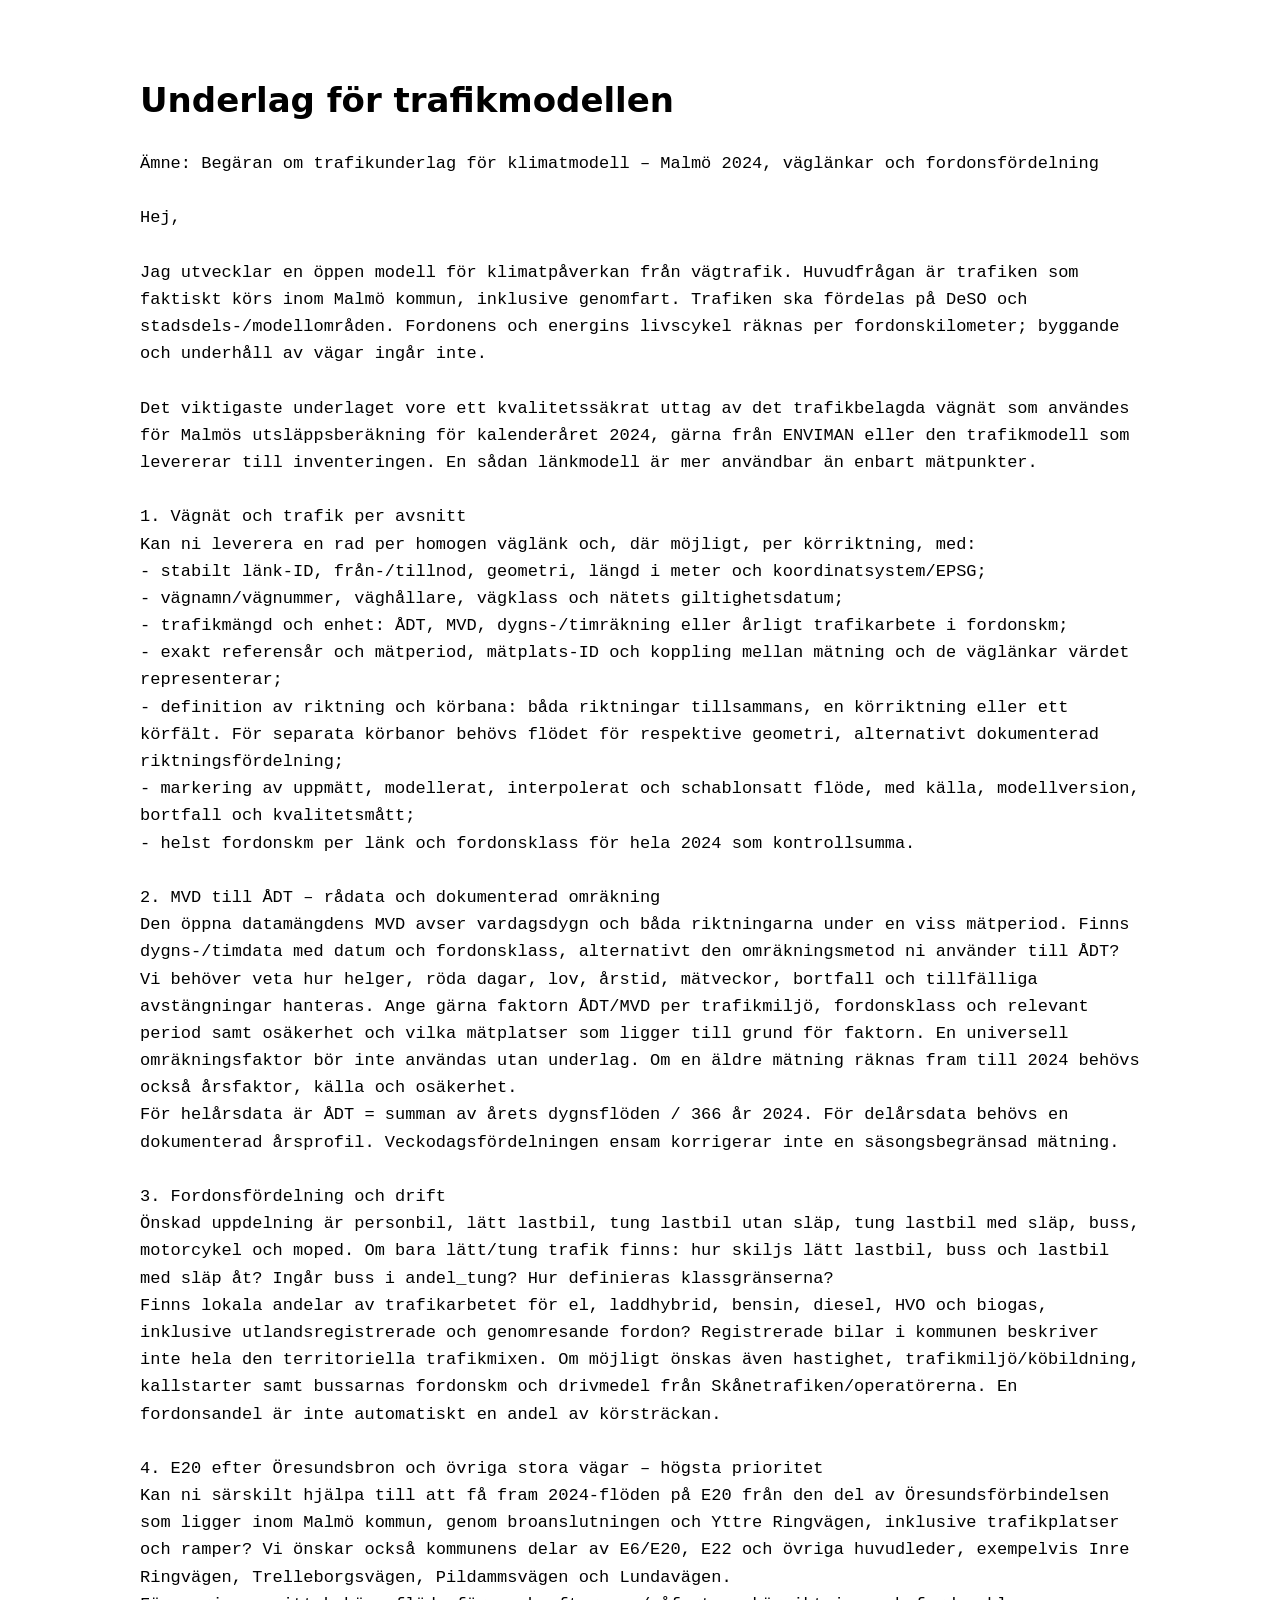
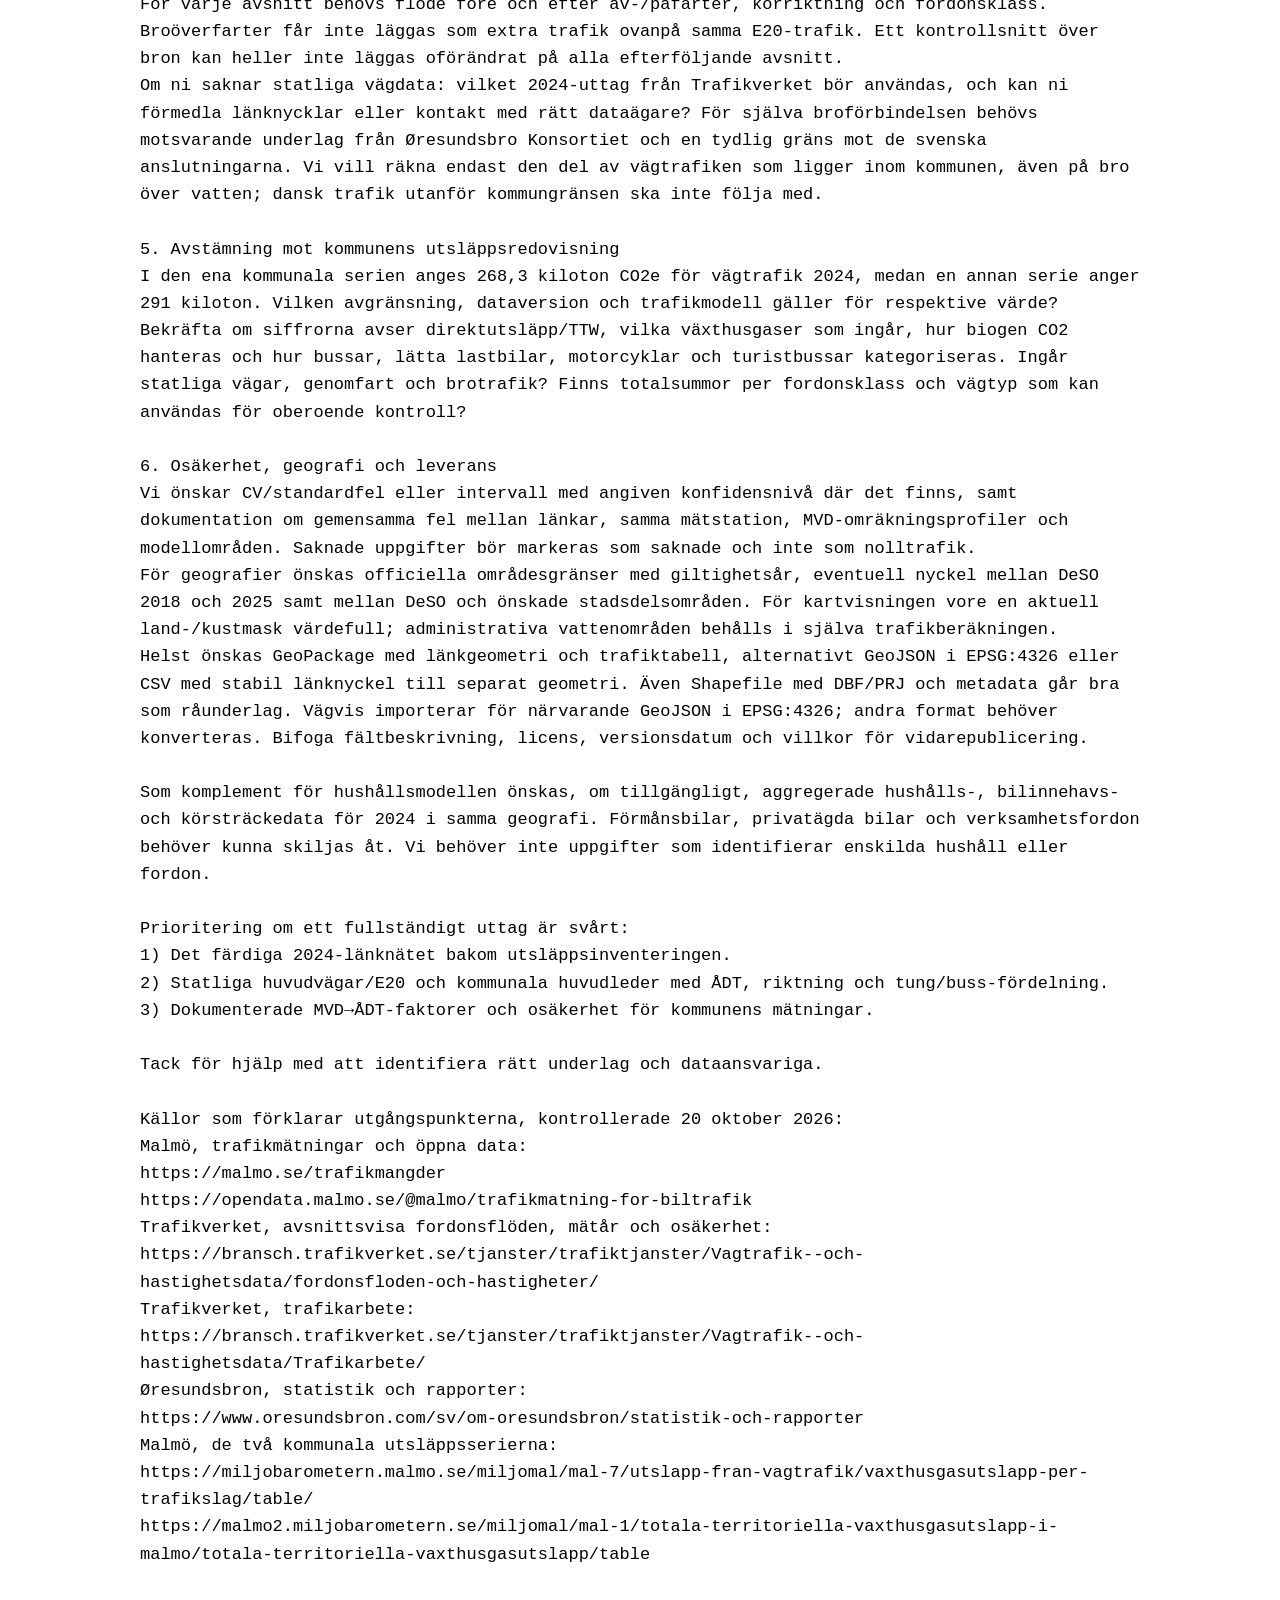
<file: app/Trafikdata_till_Malmo.html>
<!doctype html><html lang="sv"><head><meta charset="utf-8"><meta name="viewport" content="width=device-width,initial-scale=1"><title>Trafikdata</title><style>body{font:17px/1.6 system-ui;max-width:1000px;margin:30px auto;padding:20px}pre{white-space:pre-wrap}</style></head><body><h1>Underlag för trafikmodellen</h1><pre>Ämne: Begäran om trafikunderlag för klimatmodell – Malmö 2024, väglänkar och fordonsfördelning

Hej,

Jag utvecklar en öppen modell för klimatpåverkan från vägtrafik. Huvudfrågan är trafiken som faktiskt körs inom Malmö kommun, inklusive genomfart. Trafiken ska fördelas på DeSO och stadsdels-/modellområden. Fordonens och energins livscykel räknas per fordonskilometer; byggande och underhåll av vägar ingår inte.

Det viktigaste underlaget vore ett kvalitetssäkrat uttag av det trafikbelagda vägnät som användes för Malmös utsläppsberäkning för kalenderåret 2024, gärna från ENVIMAN eller den trafikmodell som levererar till inventeringen. En sådan länkmodell är mer användbar än enbart mätpunkter.

1. Vägnät och trafik per avsnitt
Kan ni leverera en rad per homogen väglänk och, där möjligt, per körriktning, med:
- stabilt länk-ID, från-/tillnod, geometri, längd i meter och koordinatsystem/EPSG;
- vägnamn/vägnummer, väghållare, vägklass och nätets giltighetsdatum;
- trafikmängd och enhet: ÅDT, MVD, dygns-/timräkning eller årligt trafikarbete i fordonskm;
- exakt referensår och mätperiod, mätplats-ID och koppling mellan mätning och de väglänkar värdet representerar;
- definition av riktning och körbana: båda riktningar tillsammans, en körriktning eller ett körfält. För separata körbanor behövs flödet för respektive geometri, alternativt dokumenterad riktningsfördelning;
- markering av uppmätt, modellerat, interpolerat och schablonsatt flöde, med källa, modellversion, bortfall och kvalitetsmått;
- helst fordonskm per länk och fordonsklass för hela 2024 som kontrollsumma.

2. MVD till ÅDT – rådata och dokumenterad omräkning
Den öppna datamängdens MVD avser vardagsdygn och båda riktningarna under en viss mätperiod. Finns dygns-/timdata med datum och fordonsklass, alternativt den omräkningsmetod ni använder till ÅDT?
Vi behöver veta hur helger, röda dagar, lov, årstid, mätveckor, bortfall och tillfälliga avstängningar hanteras. Ange gärna faktorn ÅDT/MVD per trafikmiljö, fordonsklass och relevant period samt osäkerhet och vilka mätplatser som ligger till grund för faktorn. En universell omräkningsfaktor bör inte användas utan underlag. Om en äldre mätning räknas fram till 2024 behövs också årsfaktor, källa och osäkerhet.
För helårsdata är ÅDT = summan av årets dygnsflöden / 366 år 2024. För delårsdata behövs en dokumenterad årsprofil. Veckodagsfördelningen ensam korrigerar inte en säsongsbegränsad mätning.

3. Fordonsfördelning och drift
Önskad uppdelning är personbil, lätt lastbil, tung lastbil utan släp, tung lastbil med släp, buss, motorcykel och moped. Om bara lätt/tung trafik finns: hur skiljs lätt lastbil, buss och lastbil med släp åt? Ingår buss i andel_tung? Hur definieras klassgränserna?
Finns lokala andelar av trafikarbetet för el, laddhybrid, bensin, diesel, HVO och biogas, inklusive utlandsregistrerade och genomresande fordon? Registrerade bilar i kommunen beskriver inte hela den territoriella trafikmixen. Om möjligt önskas även hastighet, trafikmiljö/köbildning, kallstarter samt bussarnas fordonskm och drivmedel från Skånetrafiken/operatörerna. En fordonsandel är inte automatiskt en andel av körsträckan.

4. E20 efter Öresundsbron och övriga stora vägar – högsta prioritet
Kan ni särskilt hjälpa till att få fram 2024-flöden på E20 från den del av Öresundsförbindelsen som ligger inom Malmö kommun, genom broanslutningen och Yttre Ringvägen, inklusive trafikplatser och ramper? Vi önskar också kommunens delar av E6/E20, E22 och övriga huvudleder, exempelvis Inre Ringvägen, Trelleborgsvägen, Pildammsvägen och Lundavägen.
För varje avsnitt behövs flöde före och efter av-/påfarter, körriktning och fordonsklass. Broöverfarter får inte läggas som extra trafik ovanpå samma E20-trafik. Ett kontrollsnitt över bron kan heller inte läggas oförändrat på alla efterföljande avsnitt.
Om ni saknar statliga vägdata: vilket 2024-uttag från Trafikverket bör användas, och kan ni förmedla länknycklar eller kontakt med rätt dataägare? För själva broförbindelsen behövs motsvarande underlag från Øresundsbro Konsortiet och en tydlig gräns mot de svenska anslutningarna. Vi vill räkna endast den del av vägtrafiken som ligger inom kommunen, även på bro över vatten; dansk trafik utanför kommungränsen ska inte följa med.

5. Avstämning mot kommunens utsläppsredovisning
I den ena kommunala serien anges 268,3 kiloton CO2e för vägtrafik 2024, medan en annan serie anger 291 kiloton. Vilken avgränsning, dataversion och trafikmodell gäller för respektive värde? Bekräfta om siffrorna avser direktutsläpp/TTW, vilka växthusgaser som ingår, hur biogen CO2 hanteras och hur bussar, lätta lastbilar, motorcyklar och turistbussar kategoriseras. Ingår statliga vägar, genomfart och brotrafik? Finns totalsummor per fordonsklass och vägtyp som kan användas för oberoende kontroll?

6. Osäkerhet, geografi och leverans
Vi önskar CV/standardfel eller intervall med angiven konfidensnivå där det finns, samt dokumentation om gemensamma fel mellan länkar, samma mätstation, MVD-omräkningsprofiler och modellområden. Saknade uppgifter bör markeras som saknade och inte som nolltrafik.
För geografier önskas officiella områdesgränser med giltighetsår, eventuell nyckel mellan DeSO 2018 och 2025 samt mellan DeSO och önskade stadsdelsområden. För kartvisningen vore en aktuell land-/kustmask värdefull; administrativa vattenområden behålls i själva trafikberäkningen.
Helst önskas GeoPackage med länkgeometri och trafiktabell, alternativt GeoJSON i EPSG:4326 eller CSV med stabil länknyckel till separat geometri. Även Shapefile med DBF/PRJ och metadata går bra som råunderlag. Vägvis importerar för närvarande GeoJSON i EPSG:4326; andra format behöver konverteras. Bifoga fältbeskrivning, licens, versionsdatum och villkor för vidarepublicering.

Som komplement för hushållsmodellen önskas, om tillgängligt, aggregerade hushålls-, bilinnehavs- och körsträckedata för 2024 i samma geografi. Förmånsbilar, privatägda bilar och verksamhetsfordon behöver kunna skiljas åt. Vi behöver inte uppgifter som identifierar enskilda hushåll eller fordon.

Prioritering om ett fullständigt uttag är svårt:
1) Det färdiga 2024-länknätet bakom utsläppsinventeringen.
2) Statliga huvudvägar/E20 och kommunala huvudleder med ÅDT, riktning och tung/buss-fördelning.
3) Dokumenterade MVD→ÅDT-faktorer och osäkerhet för kommunens mätningar.

Tack för hjälp med att identifiera rätt underlag och dataansvariga.

Källor som förklarar utgångspunkterna, kontrollerade 20 oktober 2026:
Malmö, trafikmätningar och öppna data:
https://malmo.se/trafikmangder
https://opendata.malmo.se/@malmo/trafikmatning-for-biltrafik
Trafikverket, avsnittsvisa fordonsflöden, mätår och osäkerhet:
https://bransch.trafikverket.se/tjanster/trafiktjanster/Vagtrafik--och-hastighetsdata/fordonsfloden-och-hastigheter/
Trafikverket, trafikarbete:
https://bransch.trafikverket.se/tjanster/trafiktjanster/Vagtrafik--och-hastighetsdata/Trafikarbete/
Øresundsbron, statistik och rapporter:
https://www.oresundsbron.com/sv/om-oresundsbron/statistik-och-rapporter
Malmö, de två kommunala utsläppsserierna:
https://miljobarometern.malmo.se/miljomal/mal-7/utslapp-fran-vagtrafik/vaxthusgasutslapp-per-trafikslag/table/
https://malmo2.miljobarometern.se/miljomal/mal-1/totala-territoriella-vaxthusgasutslapp-i-malmo/totala-territoriella-vaxthusgasutslapp/table
</pre></body></html>
</file>
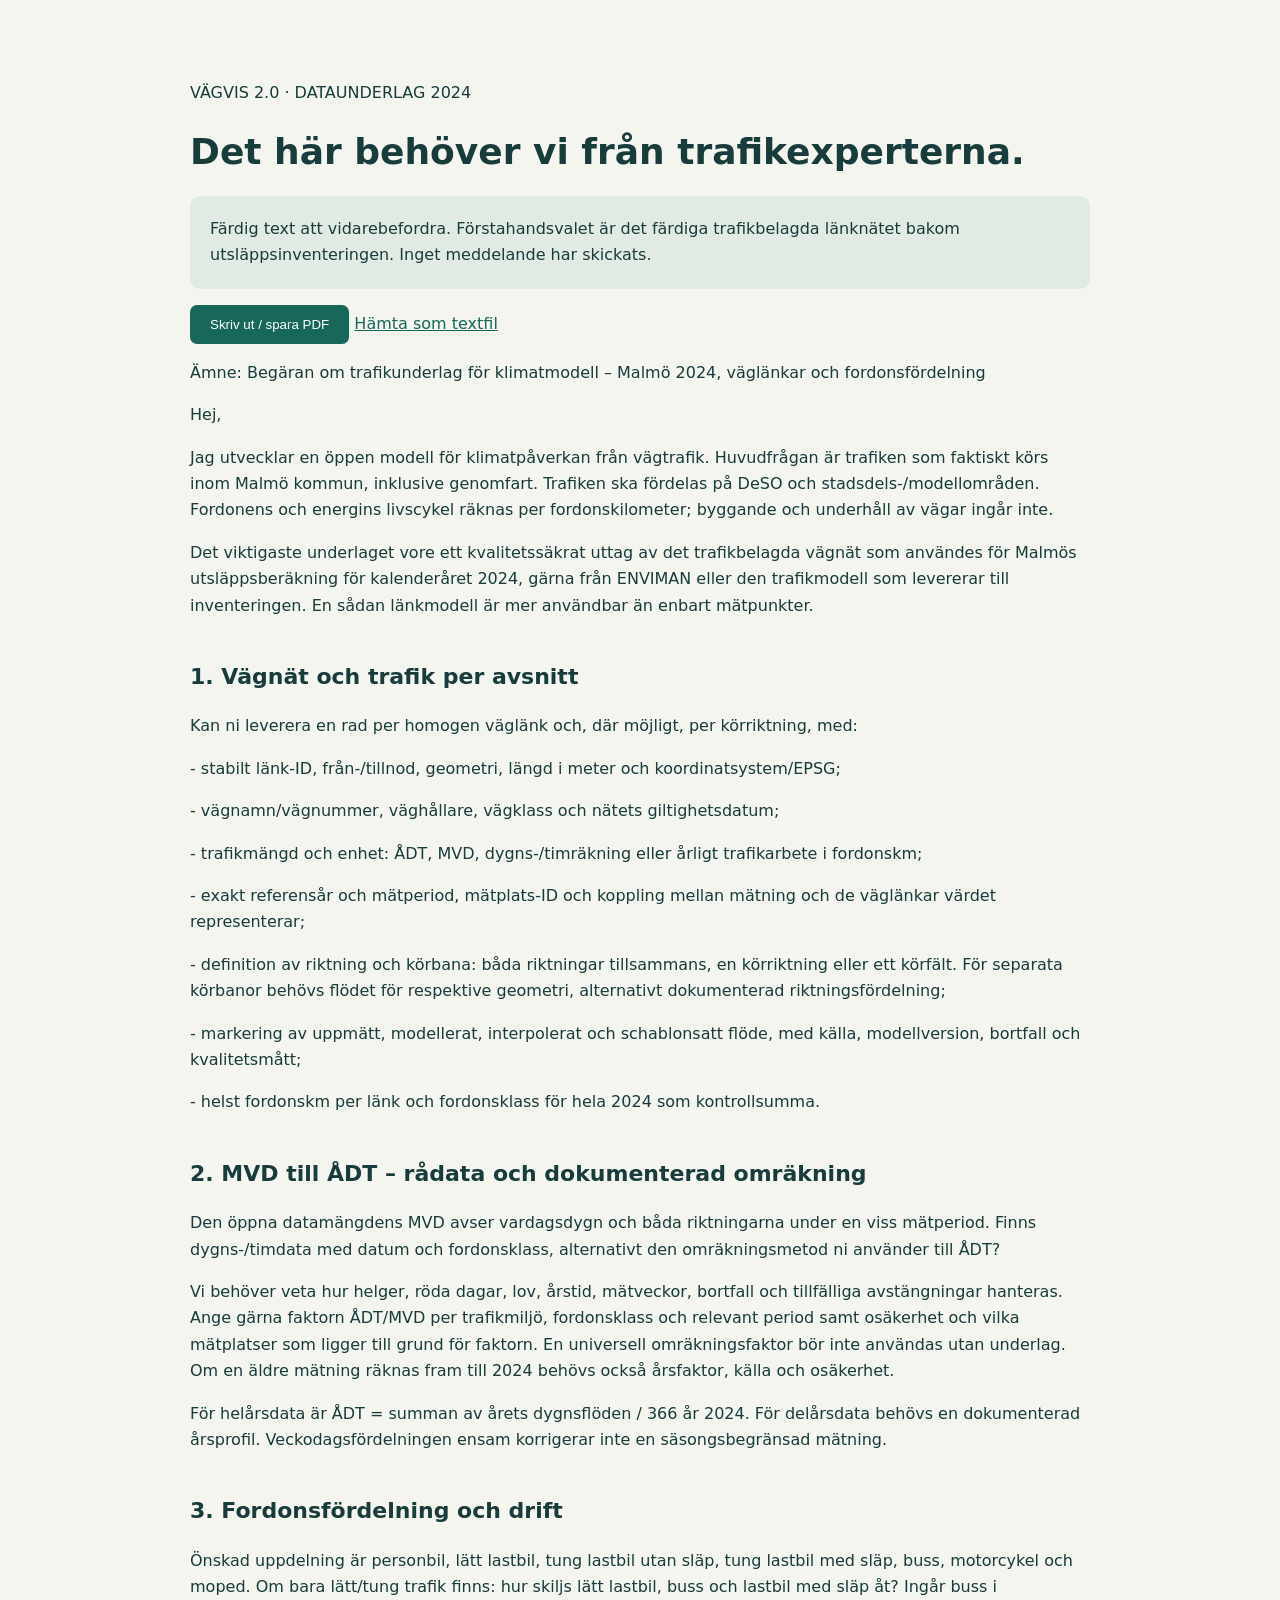
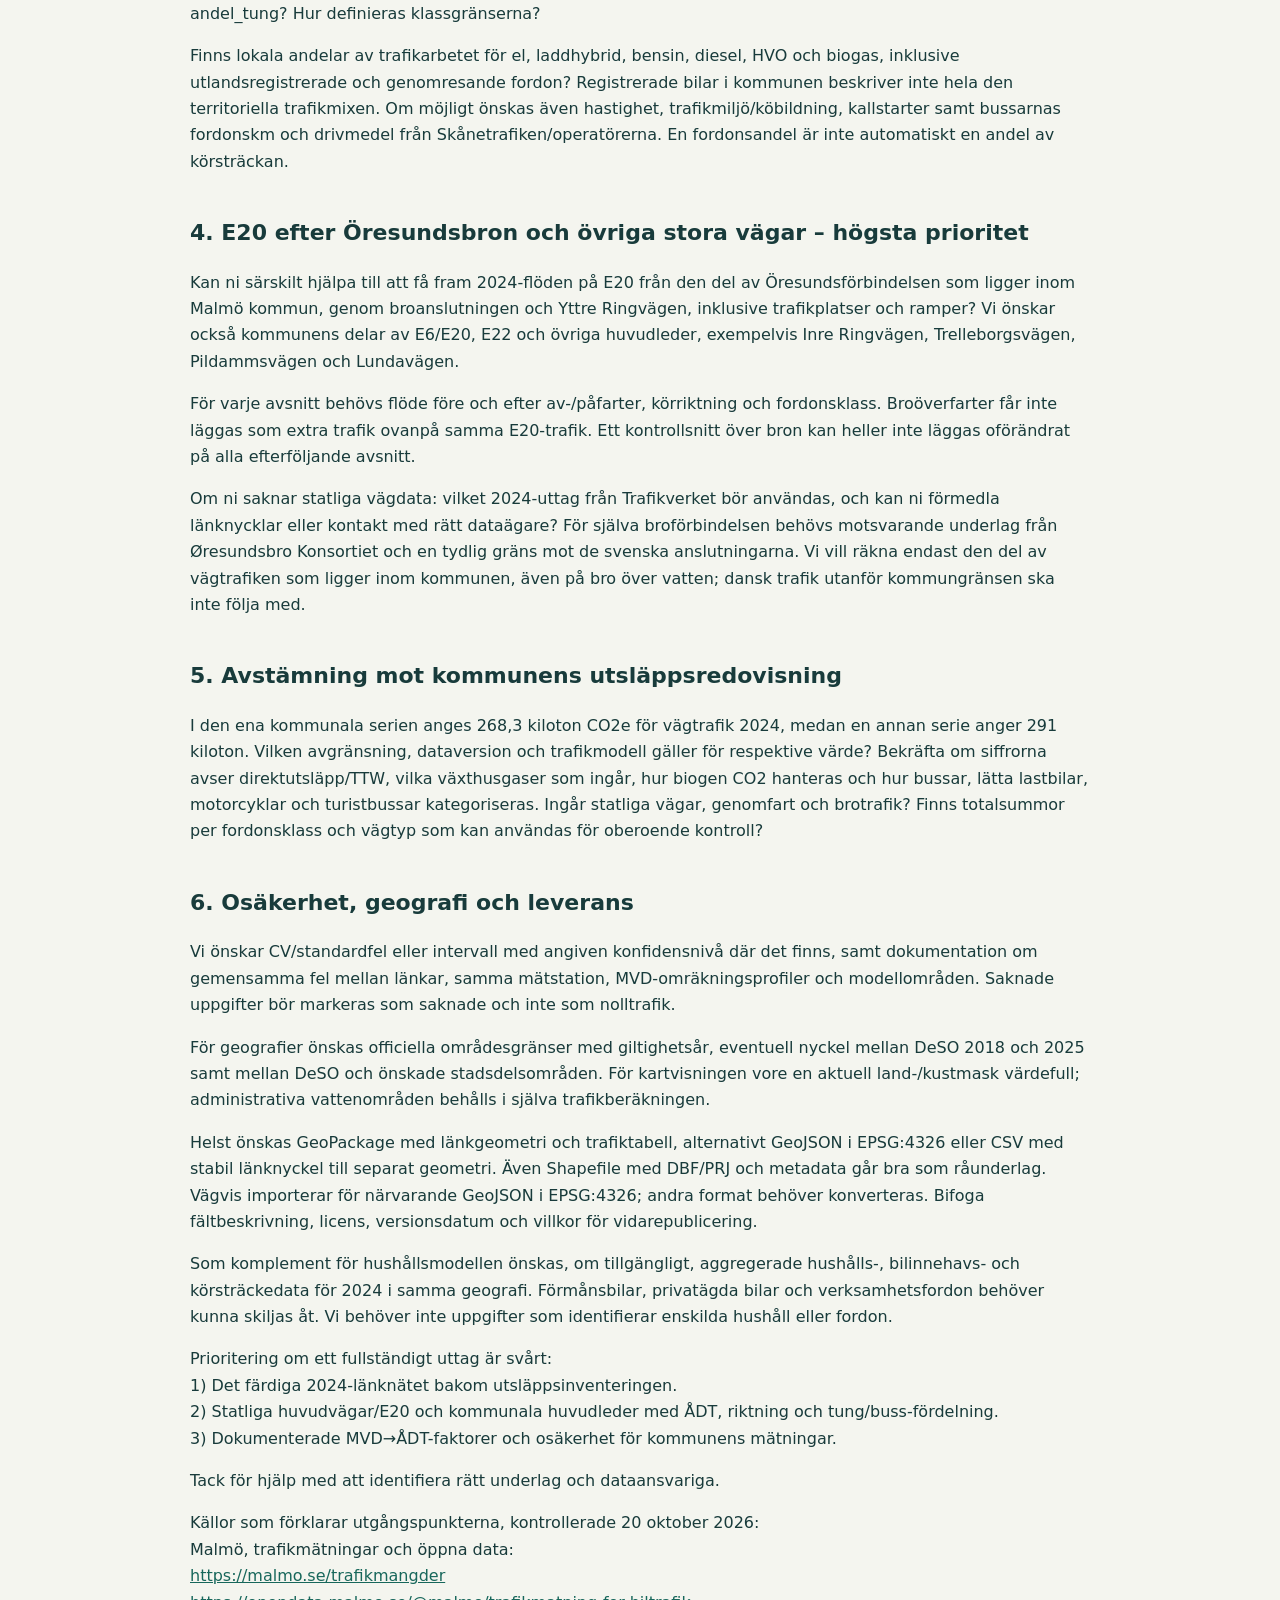
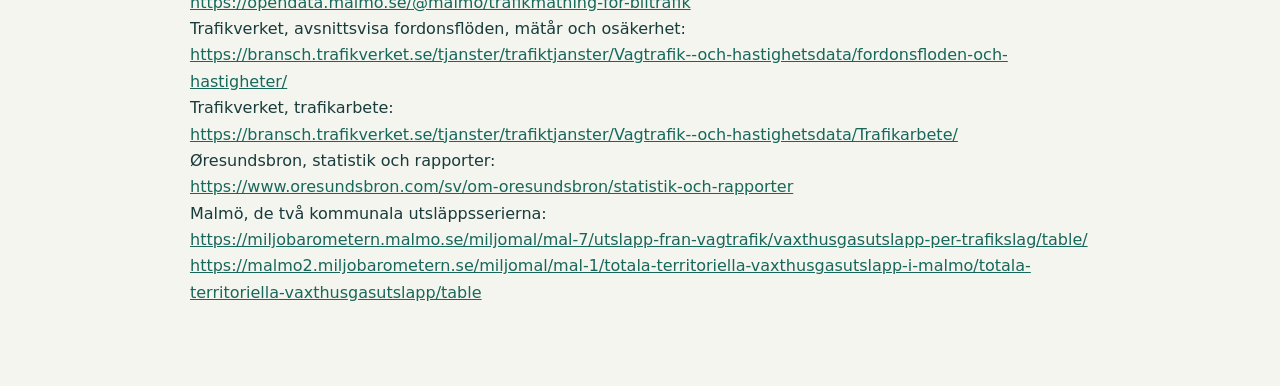
<file: kallkod/Trafikdata_till_Malmo.html>
<!doctype html><html lang="sv"><meta charset="utf-8"><meta name="viewport" content="width=device-width,initial-scale=1"><title>Vägvis · Dataförfrågan till Malmö</title><style>body{background:#f4f5ef;color:#183b3b;font:16px/1.65 system-ui,sans-serif;max-width:900px;margin:40px auto;padding:24px}h1{font-size:36px;line-height:1.15}h2{font-size:22px;margin-top:40px}a{color:#17675b;overflow-wrap:anywhere}li{margin:10px 0}button{padding:12px 20px;background:#17675b;color:#fff;border:0;border-radius:7px;cursor:pointer}.note{padding:20px;background:#e1ebe3;border-radius:10px}@media print{button,.note{display:none}body{margin:0;font-size:11pt}}</style><p>VÄGVIS 2.0 · DATAUNDERLAG 2024</p><h1>Det här behöver vi från trafikexperterna.</h1><p class="note">Färdig text att vidarebefordra. Förstahandsvalet är det färdiga trafikbelagda länknätet bakom utsläppsinventeringen. Inget meddelande har skickats.</p><button onclick="window.print()">Skriv ut / spara PDF</button> <a href="Trafikdata_till_Malmo.txt" download>Hämta som textfil</a><p>Ämne: Begäran om trafikunderlag för klimatmodell – Malmö 2024, väglänkar och fordonsfördelning<br></p><p>Hej,<br></p><p>Jag utvecklar en öppen modell för klimatpåverkan från vägtrafik. Huvudfrågan är trafiken som faktiskt körs inom Malmö kommun, inklusive genomfart. Trafiken ska fördelas på DeSO och stadsdels-/modellområden. Fordonens och energins livscykel räknas per fordonskilometer; byggande och underhåll av vägar ingår inte.<br></p><p>Det viktigaste underlaget vore ett kvalitetssäkrat uttag av det trafikbelagda vägnät som användes för Malmös utsläppsberäkning för kalenderåret 2024, gärna från ENVIMAN eller den trafikmodell som levererar till inventeringen. En sådan länkmodell är mer användbar än enbart mätpunkter.<br></p><h2>1. Vägnät och trafik per avsnitt</h2><p>Kan ni leverera en rad per homogen väglänk och, där möjligt, per körriktning, med:</p><p>- stabilt länk-ID, från-/tillnod, geometri, längd i meter och koordinatsystem/EPSG;</p><p>- vägnamn/vägnummer, väghållare, vägklass och nätets giltighetsdatum;</p><p>- trafikmängd och enhet: ÅDT, MVD, dygns-/timräkning eller årligt trafikarbete i fordonskm;</p><p>- exakt referensår och mätperiod, mätplats-ID och koppling mellan mätning och de väglänkar värdet representerar;</p><p>- definition av riktning och körbana: båda riktningar tillsammans, en körriktning eller ett körfält. För separata körbanor behövs flödet för respektive geometri, alternativt dokumenterad riktningsfördelning;</p><p>- markering av uppmätt, modellerat, interpolerat och schablonsatt flöde, med källa, modellversion, bortfall och kvalitetsmått;</p><p>- helst fordonskm per länk och fordonsklass för hela 2024 som kontrollsumma.</p><h2>2. MVD till ÅDT – rådata och dokumenterad omräkning</h2><p>Den öppna datamängdens MVD avser vardagsdygn och båda riktningarna under en viss mätperiod. Finns dygns-/timdata med datum och fordonsklass, alternativt den omräkningsmetod ni använder till ÅDT?</p><p>Vi behöver veta hur helger, röda dagar, lov, årstid, mätveckor, bortfall och tillfälliga avstängningar hanteras. Ange gärna faktorn ÅDT/MVD per trafikmiljö, fordonsklass och relevant period samt osäkerhet och vilka mätplatser som ligger till grund för faktorn. En universell omräkningsfaktor bör inte användas utan underlag. Om en äldre mätning räknas fram till 2024 behövs också årsfaktor, källa och osäkerhet.</p><p>För helårsdata är ÅDT = summan av årets dygnsflöden / 366 år 2024. För delårsdata behövs en dokumenterad årsprofil. Veckodagsfördelningen ensam korrigerar inte en säsongsbegränsad mätning.</p><h2>3. Fordonsfördelning och drift</h2><p>Önskad uppdelning är personbil, lätt lastbil, tung lastbil utan släp, tung lastbil med släp, buss, motorcykel och moped. Om bara lätt/tung trafik finns: hur skiljs lätt lastbil, buss och lastbil med släp åt? Ingår buss i andel_tung? Hur definieras klassgränserna?</p><p>Finns lokala andelar av trafikarbetet för el, laddhybrid, bensin, diesel, HVO och biogas, inklusive utlandsregistrerade och genomresande fordon? Registrerade bilar i kommunen beskriver inte hela den territoriella trafikmixen. Om möjligt önskas även hastighet, trafikmiljö/köbildning, kallstarter samt bussarnas fordonskm och drivmedel från Skånetrafiken/operatörerna. En fordonsandel är inte automatiskt en andel av körsträckan.</p><h2>4. E20 efter Öresundsbron och övriga stora vägar – högsta prioritet</h2><p>Kan ni särskilt hjälpa till att få fram 2024-flöden på E20 från den del av Öresundsförbindelsen som ligger inom Malmö kommun, genom broanslutningen och Yttre Ringvägen, inklusive trafikplatser och ramper? Vi önskar också kommunens delar av E6/E20, E22 och övriga huvudleder, exempelvis Inre Ringvägen, Trelleborgsvägen, Pildammsvägen och Lundavägen.</p><p>För varje avsnitt behövs flöde före och efter av-/påfarter, körriktning och fordonsklass. Broöverfarter får inte läggas som extra trafik ovanpå samma E20-trafik. Ett kontrollsnitt över bron kan heller inte läggas oförändrat på alla efterföljande avsnitt.</p><p>Om ni saknar statliga vägdata: vilket 2024-uttag från Trafikverket bör användas, och kan ni förmedla länknycklar eller kontakt med rätt dataägare? För själva broförbindelsen behövs motsvarande underlag från Øresundsbro Konsortiet och en tydlig gräns mot de svenska anslutningarna. Vi vill räkna endast den del av vägtrafiken som ligger inom kommunen, även på bro över vatten; dansk trafik utanför kommungränsen ska inte följa med.</p><h2>5. Avstämning mot kommunens utsläppsredovisning</h2><p>I den ena kommunala serien anges 268,3 kiloton CO2e för vägtrafik 2024, medan en annan serie anger 291 kiloton. Vilken avgränsning, dataversion och trafikmodell gäller för respektive värde? Bekräfta om siffrorna avser direktutsläpp/TTW, vilka växthusgaser som ingår, hur biogen CO2 hanteras och hur bussar, lätta lastbilar, motorcyklar och turistbussar kategoriseras. Ingår statliga vägar, genomfart och brotrafik? Finns totalsummor per fordonsklass och vägtyp som kan användas för oberoende kontroll?</p><h2>6. Osäkerhet, geografi och leverans</h2><p>Vi önskar CV/standardfel eller intervall med angiven konfidensnivå där det finns, samt dokumentation om gemensamma fel mellan länkar, samma mätstation, MVD-omräkningsprofiler och modellområden. Saknade uppgifter bör markeras som saknade och inte som nolltrafik.</p><p>För geografier önskas officiella områdesgränser med giltighetsår, eventuell nyckel mellan DeSO 2018 och 2025 samt mellan DeSO och önskade stadsdelsområden. För kartvisningen vore en aktuell land-/kustmask värdefull; administrativa vattenområden behålls i själva trafikberäkningen.</p><p>Helst önskas GeoPackage med länkgeometri och trafiktabell, alternativt GeoJSON i EPSG:4326 eller CSV med stabil länknyckel till separat geometri. Även Shapefile med DBF/PRJ och metadata går bra som råunderlag. Vägvis importerar för närvarande GeoJSON i EPSG:4326; andra format behöver konverteras. Bifoga fältbeskrivning, licens, versionsdatum och villkor för vidarepublicering.</p><p>Som komplement för hushållsmodellen önskas, om tillgängligt, aggregerade hushålls-, bilinnehavs- och körsträckedata för 2024 i samma geografi. Förmånsbilar, privatägda bilar och verksamhetsfordon behöver kunna skiljas åt. Vi behöver inte uppgifter som identifierar enskilda hushåll eller fordon.<br></p><p>Prioritering om ett fullständigt uttag är svårt:<br>1) Det färdiga 2024-länknätet bakom utsläppsinventeringen.<br>2) Statliga huvudvägar/E20 och kommunala huvudleder med ÅDT, riktning och tung/buss-fördelning.<br>3) Dokumenterade MVD→ÅDT-faktorer och osäkerhet för kommunens mätningar.<br></p><p>Tack för hjälp med att identifiera rätt underlag och dataansvariga.<br></p><p>Källor som förklarar utgångspunkterna, kontrollerade 20 oktober 2026:<br>Malmö, trafikmätningar och öppna data:<br><a href="https://malmo.se/trafikmangder">https://malmo.se/trafikmangder</a><br><a href="https://opendata.malmo.se/@malmo/trafikmatning-for-biltrafik">https://opendata.malmo.se/@malmo/trafikmatning-for-biltrafik</a><br>Trafikverket, avsnittsvisa fordonsflöden, mätår och osäkerhet:<br><a href="https://bransch.trafikverket.se/tjanster/trafiktjanster/Vagtrafik--och-hastighetsdata/fordonsfloden-och-hastigheter/">https://bransch.trafikverket.se/tjanster/trafiktjanster/Vagtrafik--och-hastighetsdata/fordonsfloden-och-hastigheter/</a><br>Trafikverket, trafikarbete:<br><a href="https://bransch.trafikverket.se/tjanster/trafiktjanster/Vagtrafik--och-hastighetsdata/Trafikarbete/">https://bransch.trafikverket.se/tjanster/trafiktjanster/Vagtrafik--och-hastighetsdata/Trafikarbete/</a><br>Øresundsbron, statistik och rapporter:<br><a href="https://www.oresundsbron.com/sv/om-oresundsbron/statistik-och-rapporter">https://www.oresundsbron.com/sv/om-oresundsbron/statistik-och-rapporter</a><br>Malmö, de två kommunala utsläppsserierna:<br><a href="https://miljobarometern.malmo.se/miljomal/mal-7/utslapp-fran-vagtrafik/vaxthusgasutslapp-per-trafikslag/table/">https://miljobarometern.malmo.se/miljomal/mal-7/utslapp-fran-vagtrafik/vaxthusgasutslapp-per-trafikslag/table/</a><br><a href="https://malmo2.miljobarometern.se/miljomal/mal-1/totala-territoriella-vaxthusgasutslapp-i-malmo/totala-territoriella-vaxthusgasutslapp/table">https://malmo2.miljobarometern.se/miljomal/mal-1/totala-territoriella-vaxthusgasutslapp-i-malmo/totala-territoriella-vaxthusgasutslapp/table</a><br></p></html>
</file>
